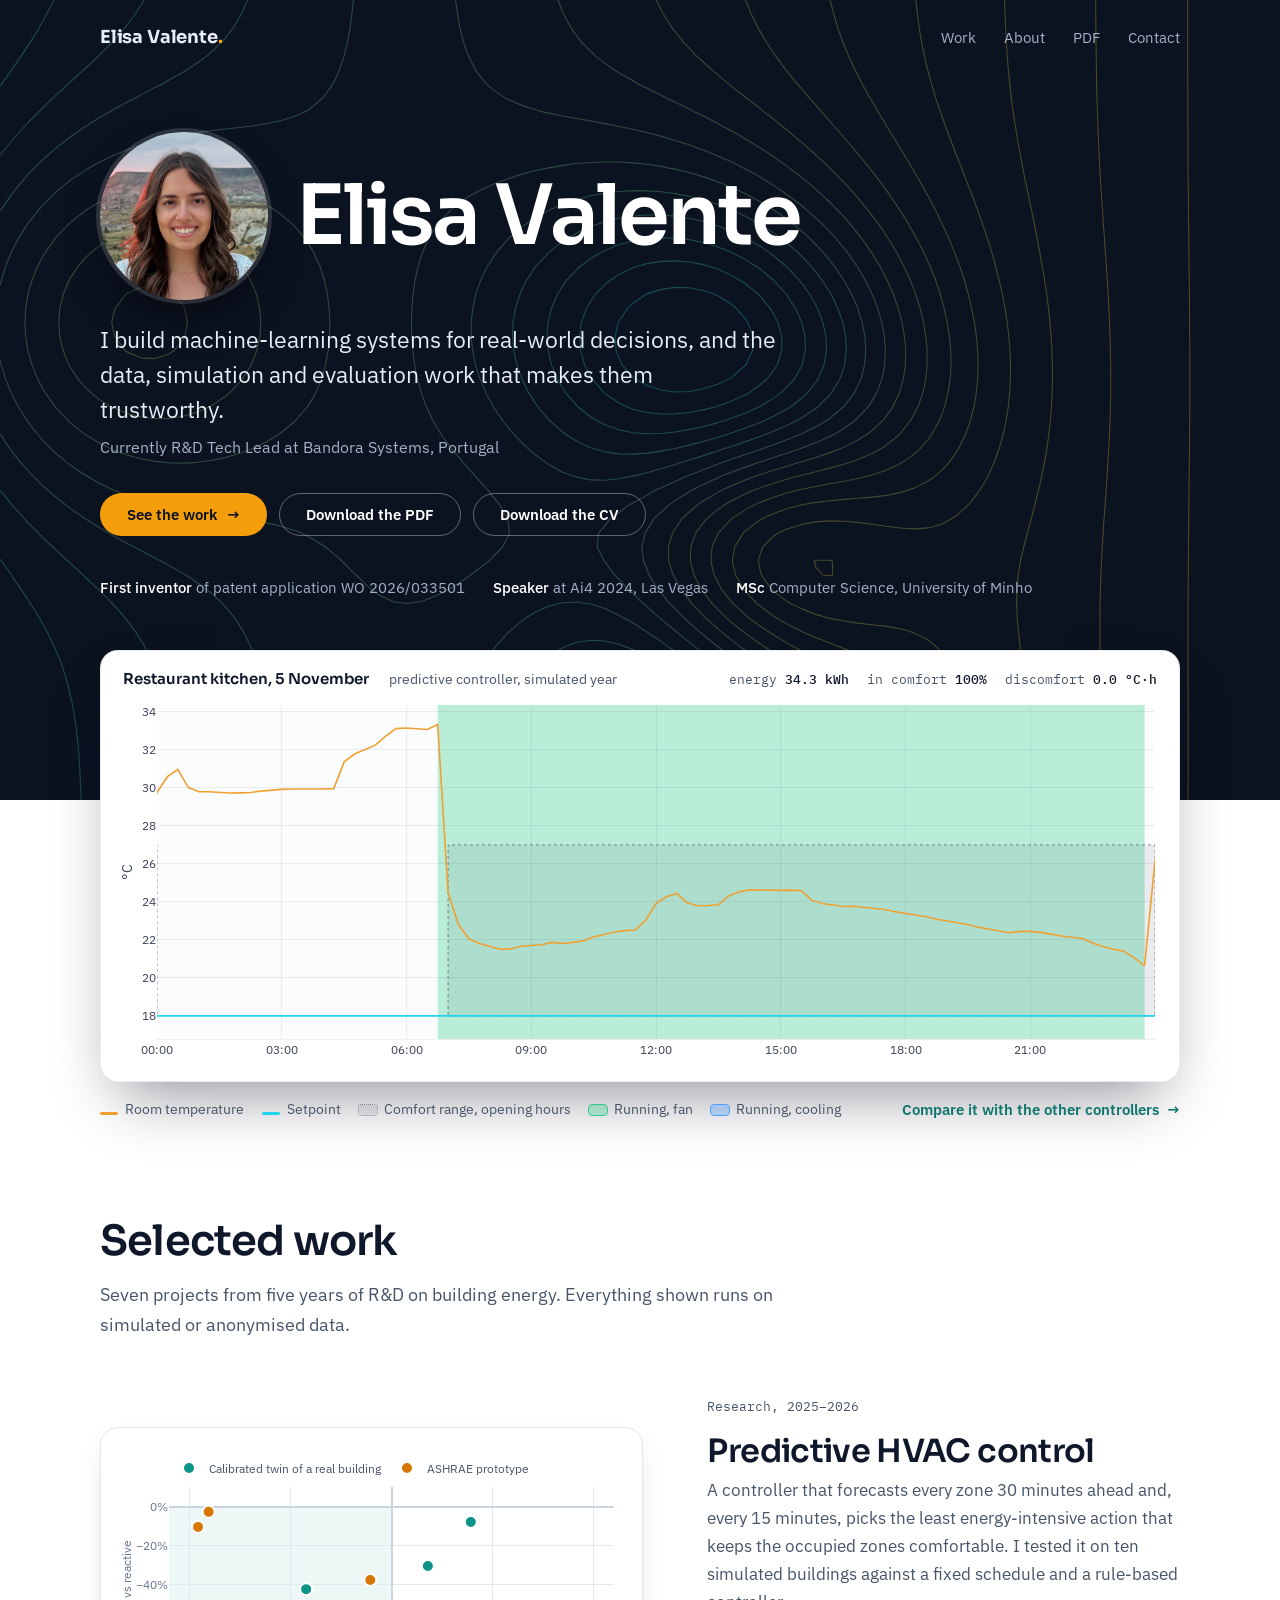
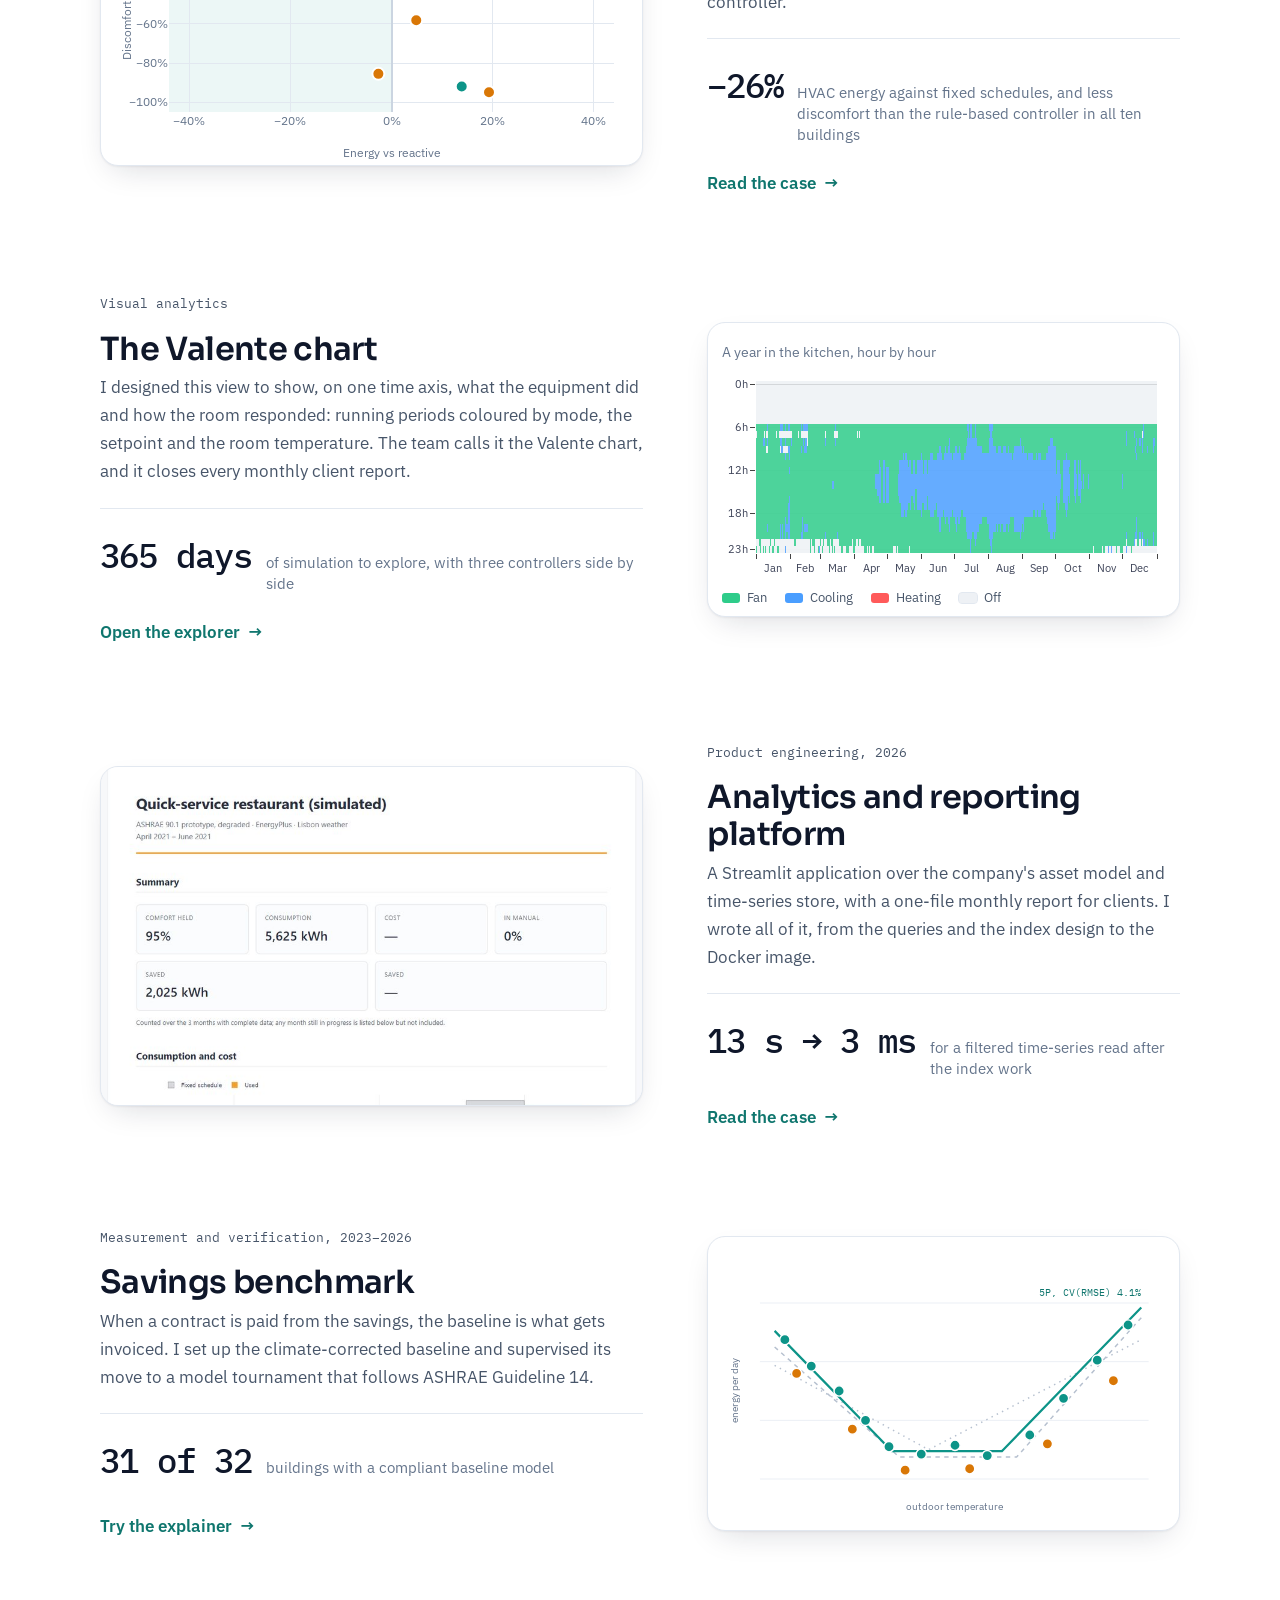
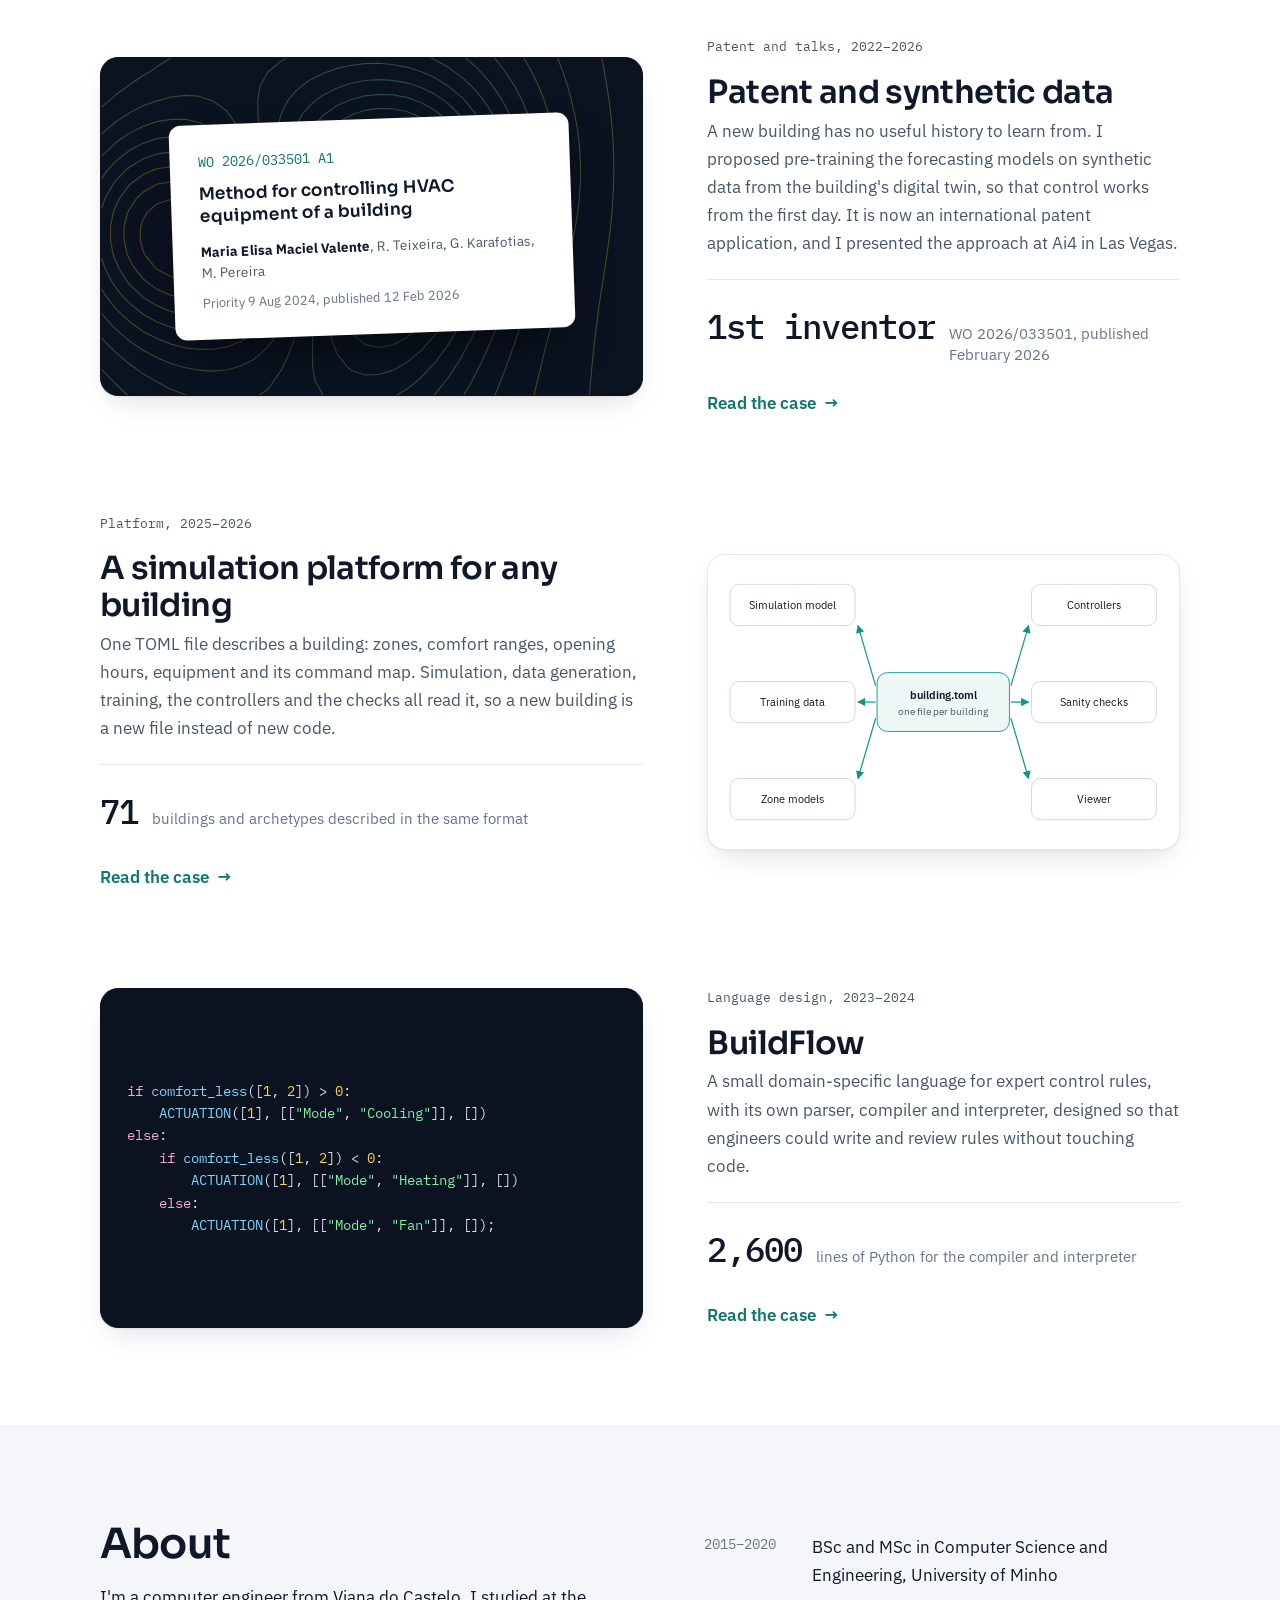
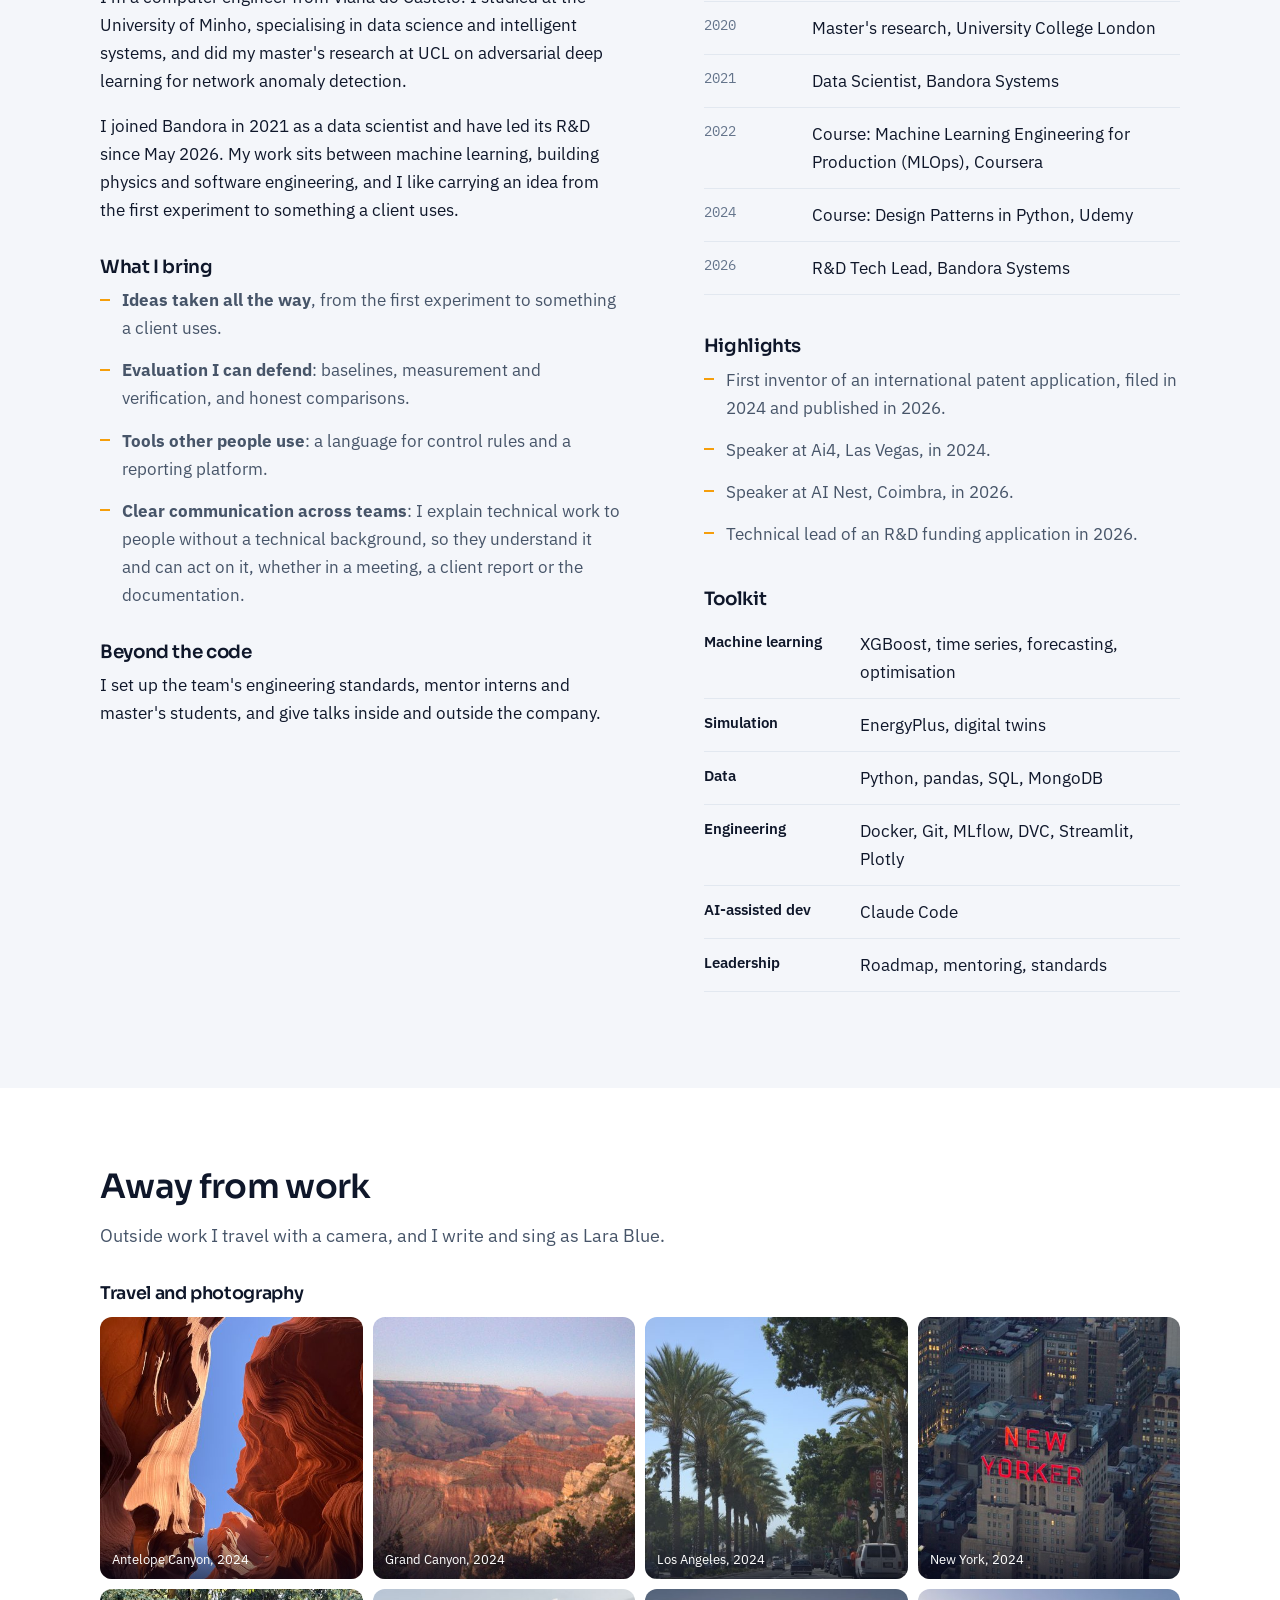
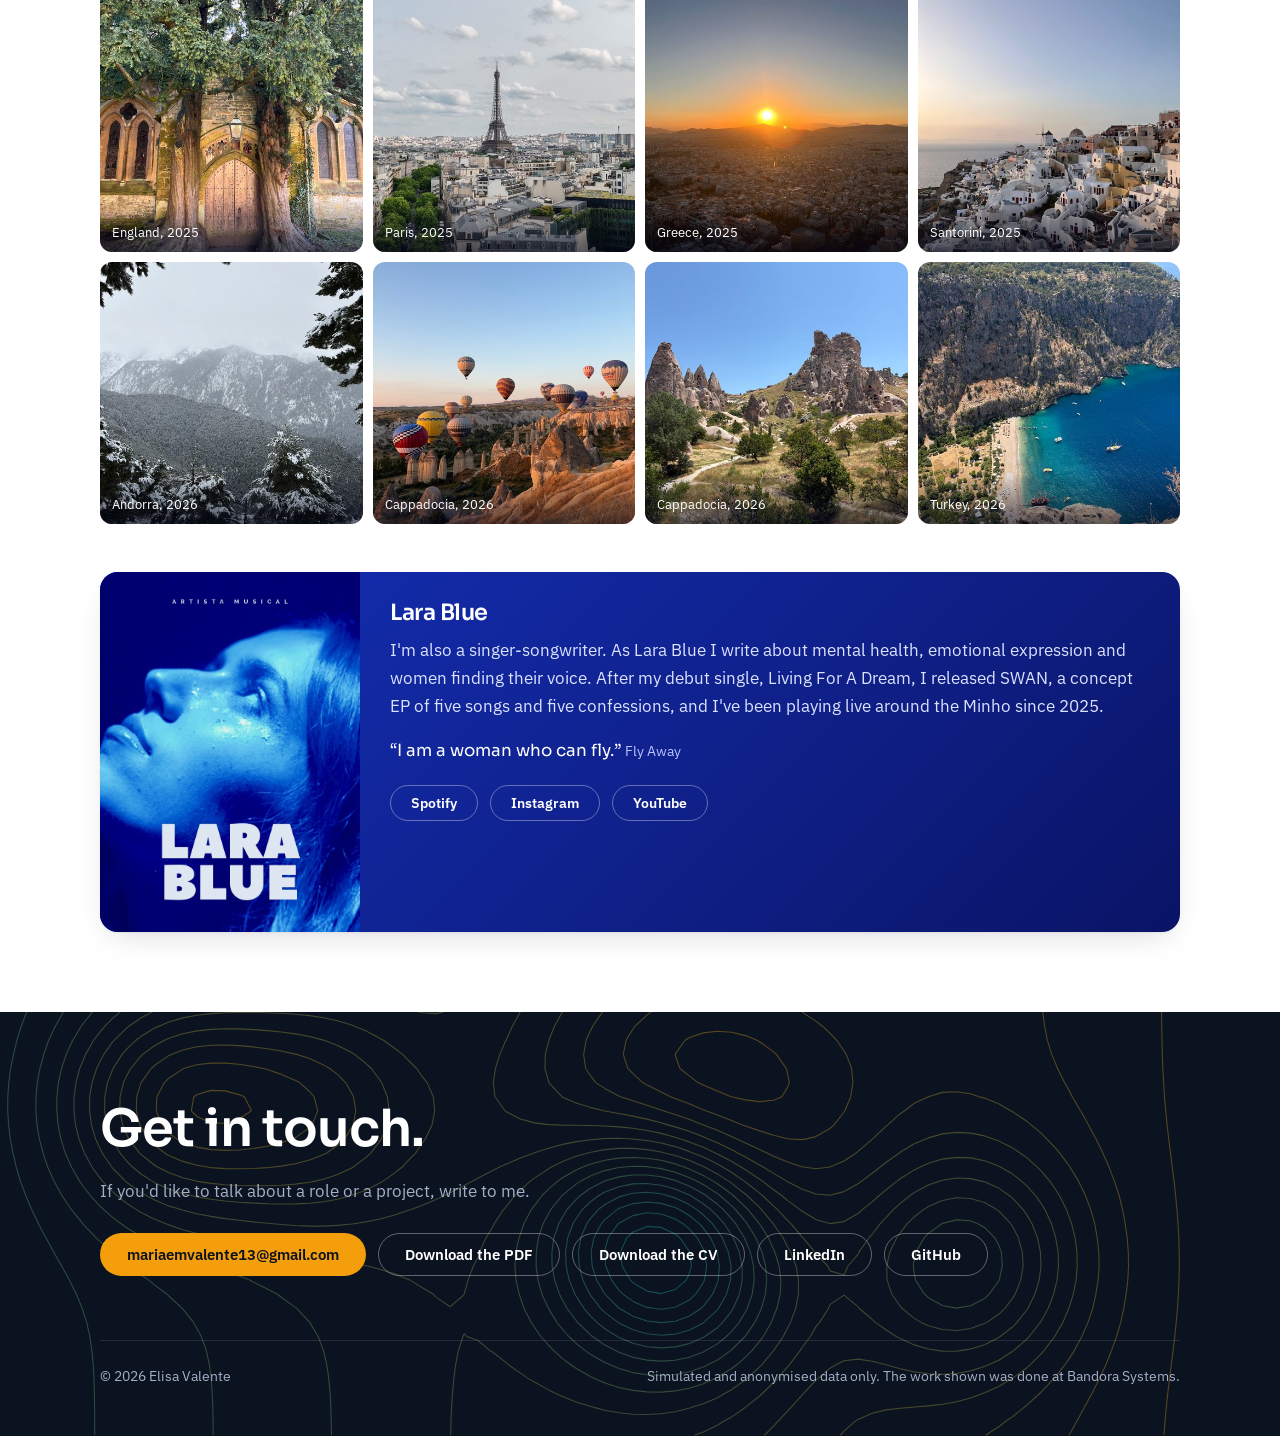
<file: index.html>
<!doctype html>
<html lang="en">
<head>
  <meta charset="utf-8">
  <meta name="viewport" content="width=device-width, initial-scale=1">
  <title>Elisa Valente</title>
  <meta name="description" content="Elisa Valente, data scientist and R&D lead. Machine-learning systems for real-world decisions, and the data, simulation and evaluation work behind them.">
  <meta property="og:title" content="Elisa Valente">
  <meta property="og:description" content="Machine-learning systems for real-world decisions, and the data, simulation and evaluation work behind them.">
  <link rel="icon" href="data:image/svg+xml,%3Csvg xmlns='http://www.w3.org/2000/svg' viewBox='0 0 32 32'%3E%3Crect width='32' height='32' rx='9' fill='%230b1220'/%3E%3Ctext x='16' y='21.5' font-family='Arial' font-size='14' font-weight='700' text-anchor='middle' fill='%23f59e0b'%3EEV%3C/text%3E%3C/svg%3E">
  <link rel="preconnect" href="https://fonts.googleapis.com">
  <link rel="preconnect" href="https://fonts.gstatic.com" crossorigin>
  <link rel="stylesheet" href="https://fonts.googleapis.com/css2?family=IBM+Plex+Mono:wght@400;500&family=IBM+Plex+Sans:wght@400;500;600&family=Sora:wght@500;600;700&display=swap">
  <link rel="stylesheet" href="assets/css/site.css?v=2026100604">
  <script src="assets/vendor/plotly.min.js" defer></script>
  <script type="module" src="assets/js/isotherms.js?v=2026100604"></script>
  <script type="module" src="assets/js/showcase.js?v=2026100604"></script>
  <script type="module" src="assets/js/results.js?v=2026100604"></script>
  <script type="module" src="assets/js/gallery.js?v=2026100604"></script>
</head>
<body>
  <div class="night">
    <svg class="isotherms" aria-hidden="true" data-seed="11"></svg>
    <header class="site-header">
      <div class="wrap">
        <a class="mark" href="index.html">Elisa Valente<span>.</span></a>
        <nav class="menu" aria-label="Main">
          <a href="#work">Work</a>
          <a href="#about">About</a>
          <a class="opt" href="Elisa_Valente_Portfolio.pdf">PDF</a>
          <a href="#contact">Contact</a>
        </nav>
      </div>
    </header>
    <div class="hero">
      <div class="wrap">
        <div class="hero-id">
          <img class="portrait" src="img/elisa-portrait.jpg" alt="Portrait of Elisa Valente" width="168" height="168">
          <h1>Elisa Valente</h1>
        </div>
        <p class="pitch">I build machine-learning systems for real-world decisions, and the data, simulation and evaluation work that makes them trustworthy.</p>
        <p class="where">Currently R&amp;D Tech Lead at Bandora Systems, Portugal</p>
        <div class="actions">
          <a class="btn btn-amber" href="#work">See the work <span class="arrow">→</span></a>
          <a class="btn btn-ghost-light" href="Elisa_Valente_Portfolio.pdf">Download the PDF</a>
          <a class="btn btn-ghost-light" href="Elisa_Valente_CV.pdf">Download the CV</a>
        </div>
        <div class="creds">
          <span><b>First inventor</b> of patent application WO 2026/033501</span>
          <span><b>Speaker</b> at Ai4 2024, Las Vegas</span>
          <span><b>MSc</b> Computer Science, University of Minho</span>
        </div>
      </div>
    </div>
  </div>

  <div class="showcase">
    <div class="wrap">
      <div class="window">
        <div class="window-bar">
          <strong>Restaurant kitchen, 5 November</strong>
          <span>predictive controller, simulated year</span>
          <span data-showcase-kpis></span>
        </div>
        <div class="window-body"><div data-showcase-day data-height="380" role="img" aria-label="One day of a simulated restaurant kitchen under the predictive controller: the equipment runs fan-only through opening hours and the room stays inside its comfort range."></div></div>
      </div>
      <div class="showcase-note">
        <div class="legend-modes">
          <span><i style="height:3px;background:var(--vc-temp)"></i>Room temperature</span>
          <span><i style="height:3px;background:var(--vc-setpoint)"></i>Setpoint</span>
          <span><i style="background:var(--vc-comfort-fill);outline:1px dotted var(--vc-comfort-line)"></i>Comfort range, opening hours</span>
          <span><i style="background:rgba(46,204,138,0.32);outline:1px solid #2ecc8a"></i>Running, fan</span>
          <span><i style="background:rgba(74,158,255,0.35);outline:1px solid #4a9eff"></i>Running, cooling</span>
        </div>
        <a class="more" href="work/valente.html">Compare it with the other controllers</a>
      </div>
    </div>
  </div>

  <section id="work">
    <div class="wrap">
      <h2 class="section-title">Selected work</h2>
      <p class="section-intro">Seven projects from five years of R&amp;D on building energy. Everything shown runs on simulated or anonymised data.</p>

      <div class="works">
        <article class="work">
          <div class="work-visual" style="background:#fff">
            <div data-results="data/results/arrow_results.json" data-height="fill" style="padding:14px 12px 6px">
              <div class="chart" data-chart="comfort" style="min-height:0" role="img" aria-label="Energy and discomfort of the predictive controller against the rule-based controller, ten buildings; all ten have less discomfort."></div>
            </div>
          </div>
          <div class="work-text">
            <p class="years">Research, 2025–2026</p>
            <h3>Predictive HVAC control</h3>
            <p>A controller that forecasts every zone 30 minutes ahead and, every 15 minutes, picks the least energy-intensive action that keeps the occupied zones comfortable. I tested it on ten simulated buildings against a fixed schedule and a rule-based controller.</p>
            <div class="metric"><span class="num">−26%</span><span class="what">HVAC energy against fixed schedules, and less discomfort than the rule-based controller in all ten buildings</span></div>
            <a class="more" href="work/control.html">Read the case</a>
          </div>
        </article>

        <article class="work">
          <div class="work-visual" style="background:#fff;padding:18px 14px 8px;display:flex;flex-direction:column;gap:10px">
            <div style="font-size:13.5px;color:var(--muted);height:auto">A year in the kitchen, hour by hour</div>
            <div data-showcase-year style="flex:1;min-height:0" role="img" aria-label="Year at a glance: one cell per hour, coloured by what the equipment did."></div>
            <div class="legend-modes" style="height:auto;font-size:13px">
              <span><i style="background:#2ecc8a"></i>Fan</span><span><i style="background:#4a9eff"></i>Cooling</span><span><i style="background:#ff5a5a"></i>Heating</span><span><i style="background:var(--vc-off);outline:1px solid var(--line)"></i>Off</span>
            </div>
          </div>
          <div class="work-text">
            <p class="years">Visual analytics</p>
            <h3>The Valente chart</h3>
            <p>I designed this view to show, on one time axis, what the equipment did and how the room responded: running periods coloured by mode, the setpoint and the room temperature. The team calls it the Valente chart, and it closes every monthly client report.</p>
            <div class="metric"><span class="num">365 days</span><span class="what">of simulation to explore, with three controllers side by side</span></div>
            <a class="more" href="work/valente.html">Open the explorer</a>
          </div>
        </article>

        <article class="work">
          <div class="work-visual"><img src="img/report-preview.jpg" alt="First page of a client report: comfort held 95%, consumption and savings against the fixed schedule" loading="lazy" width="900" height="983"></div>
          <div class="work-text">
            <p class="years">Product engineering, 2026</p>
            <h3>Analytics and reporting platform</h3>
            <p>A Streamlit application over the company's asset model and time-series store, with a one-file monthly report for clients. I wrote all of it, from the queries and the index design to the Docker image.</p>
            <div class="metric"><span class="num">13 s → 3 ms</span><span class="what">for a filtered time-series read after the index work</span></div>
            <a class="more" href="work/reporting.html">Read the case</a>
          </div>
        </article>

        <article class="work">
          <div class="work-visual" style="background:#fff">
            <svg viewBox="0 0 640 400" role="img" aria-label="Illustration of change-point baseline models fitted to monthly energy against outdoor temperature.">
              <g stroke="#e2e8f0" stroke-width="1">
                <line x1="70" y1="330" x2="600" y2="330"/><line x1="70" y1="250" x2="600" y2="250"/><line x1="70" y1="170" x2="600" y2="170"/><line x1="70" y1="90" x2="600" y2="90"/>
              </g>
              <text x="335" y="372" text-anchor="middle" font-family="IBM Plex Sans, sans-serif" font-size="14" fill="#64748b">outdoor temperature</text>
              <text x="40" y="210" text-anchor="middle" font-family="IBM Plex Sans, sans-serif" font-size="14" fill="#64748b" transform="rotate(-90 40 210)">energy per day</text>
              <polyline points="90,150 260,300 420,300 590,110" fill="none" stroke="#b6c0cf" stroke-width="2" stroke-dasharray="6 6"/>
              <polyline points="90,175 300,290 590,140" fill="none" stroke="#b6c0cf" stroke-width="2" stroke-dasharray="2 6"/>
              <polyline points="90,128 250,292 400,292 590,96" fill="none" stroke="#0d9488" stroke-width="3"/>
              <g fill="#0d9488" stroke="#fff" stroke-width="2">
                <circle cx="104" cy="140" r="7"/><circle cx="140" cy="176" r="7"/><circle cx="178" cy="210" r="7"/><circle cx="214" cy="250" r="7"/><circle cx="246" cy="286" r="7"/><circle cx="290" cy="296" r="7"/>
                <circle cx="336" cy="284" r="7"/><circle cx="380" cy="298" r="7"/><circle cx="438" cy="270" r="7"/><circle cx="484" cy="220" r="7"/><circle cx="530" cy="168" r="7"/><circle cx="572" cy="120" r="7"/>
              </g>
              <g fill="#d97706" stroke="#fff" stroke-width="2">
                <circle cx="120" cy="186" r="7"/><circle cx="196" cy="262" r="7"/><circle cx="268" cy="318" r="7"/><circle cx="356" cy="316" r="7"/><circle cx="462" cy="282" r="7"/><circle cx="552" cy="196" r="7"/>
              </g>
              <text x="590" y="80" text-anchor="end" font-family="IBM Plex Mono, monospace" font-size="14" fill="#0f766e">5P, CV(RMSE) 4.1%</text>
            </svg>
          </div>
          <div class="work-text">
            <p class="years">Measurement and verification, 2023–2026</p>
            <h3>Savings benchmark</h3>
            <p>When a contract is paid from the savings, the baseline is what gets invoiced. I set up the climate-corrected baseline and supervised its move to a model tournament that follows ASHRAE Guideline 14.</p>
            <div class="metric"><span class="num">31 of 32</span><span class="what">buildings with a compliant baseline model</span></div>
            <a class="more" href="work/benchmark.html">Try the explainer</a>
          </div>
        </article>

        <article class="work">
          <div class="work-visual dark">
            <svg class="isotherms" aria-hidden="true" data-seed="5"></svg>
            <div style="position:absolute;inset:0;display:grid;place-items:center;padding:28px">
              <div style="background:#fff;border-radius:12px;padding:26px 28px;max-width:400px;width:100%;height:auto;box-shadow:0 24px 48px -16px rgba(0,0,0,.6);transform:rotate(-2deg)">
                <div style="font-family:var(--mono);font-size:14px;color:var(--teal-ink)">WO 2026/033501 A1</div>
                <div style="font-family:var(--display);font-weight:600;font-size:17px;line-height:1.3;margin:10px 0 14px">Method for controlling HVAC equipment of a building</div>
                <div style="font-size:13.5px;color:var(--ink-2);line-height:1.5"><b style="color:var(--ink)">Maria Elisa Maciel Valente</b>, R. Teixeira, G. Karafotias, M. Pereira</div>
                <div style="font-size:13px;color:var(--muted);margin-top:10px">Priority 9 Aug 2024, published 12 Feb 2026</div>
              </div>
            </div>
          </div>
          <div class="work-text">
            <p class="years">Patent and talks, 2022–2026</p>
            <h3>Patent and synthetic data</h3>
            <p>A new building has no useful history to learn from. I proposed pre-training the forecasting models on synthetic data from the building's digital twin, so that control works from the first day. It is now an international patent application, and I presented the approach at Ai4 in Las Vegas.</p>
            <div class="metric"><span class="num">1st inventor</span><span class="what">WO 2026/033501, published February 2026</span></div>
            <a class="more" href="work/patent.html">Read the case</a>
          </div>
        </article>

        <article class="work">
          <div class="work-visual" style="background:#fff">
            <svg class="diagram" viewBox="0 0 640 400" role="img" aria-label="A building spec file at the centre, read by simulation, data generation, training, controllers, checks and the viewer.">
              <defs><marker id="ah" viewBox="0 0 10 10" refX="9" refY="5" markerWidth="7" markerHeight="7" orient="auto"><path d="M0,0 L10,5 L0,10 z" fill="#0d9488"/></marker></defs>
              <g font-size="15">
                <rect class="box accent" x="230" y="160" width="180" height="80" rx="14"/>
                <text x="320" y="196" text-anchor="middle" font-weight="600">building.toml</text>
                <text x="320" y="218" text-anchor="middle" class="sub" font-size="13">one file per building</text>
                <rect class="box" x="30" y="40" width="170" height="56" rx="12"/><text x="115" y="74" text-anchor="middle">Simulation model</text>
                <rect class="box" x="30" y="172" width="170" height="56" rx="12"/><text x="115" y="206" text-anchor="middle">Training data</text>
                <rect class="box" x="30" y="304" width="170" height="56" rx="12"/><text x="115" y="338" text-anchor="middle">Zone models</text>
                <rect class="box" x="440" y="40" width="170" height="56" rx="12"/><text x="525" y="74" text-anchor="middle">Controllers</text>
                <rect class="box" x="440" y="172" width="170" height="56" rx="12"/><text x="525" y="206" text-anchor="middle">Sanity checks</text>
                <rect class="box" x="440" y="304" width="170" height="56" rx="12"/><text x="525" y="338" text-anchor="middle">Viewer</text>
                <g stroke="#0d9488" stroke-width="1.6" fill="none" marker-end="url(#ah)">
                  <path d="M228 178 L204 96"/><path d="M228 200 H204"/><path d="M228 222 L204 304"/>
                  <path d="M412 178 L436 96"/><path d="M412 200 H436"/><path d="M412 222 L436 304"/>
                </g>
              </g>
            </svg>
          </div>
          <div class="work-text">
            <p class="years">Platform, 2025–2026</p>
            <h3>A simulation platform for any building</h3>
            <p>One TOML file describes a building: zones, comfort ranges, opening hours, equipment and its command map. Simulation, data generation, training, the controllers and the checks all read it, so a new building is a new file instead of new code.</p>
            <div class="metric"><span class="num">71</span><span class="what">buildings and archetypes described in the same format</span></div>
            <a class="more" href="work/simulation.html">Read the case</a>
          </div>
        </article>

        <article class="work">
          <div class="work-visual dark" style="display:grid;align-items:center">
            <pre class="code" style="height:auto" aria-label="Example BuildFlow rules"><span class="tok-k">if</span> <span class="tok-f">comfort_less</span>([<span class="tok-n">1</span>, <span class="tok-n">2</span>]) &gt; <span class="tok-n">0</span>:
    <span class="tok-f">ACTUATION</span>([<span class="tok-n">1</span>], [[<span class="tok-s">"Mode"</span>, <span class="tok-s">"Cooling"</span>]], [])
<span class="tok-k">else</span>:
    <span class="tok-k">if</span> <span class="tok-f">comfort_less</span>([<span class="tok-n">1</span>, <span class="tok-n">2</span>]) &lt; <span class="tok-n">0</span>:
        <span class="tok-f">ACTUATION</span>([<span class="tok-n">1</span>], [[<span class="tok-s">"Mode"</span>, <span class="tok-s">"Heating"</span>]], [])
    <span class="tok-k">else</span>:
        <span class="tok-f">ACTUATION</span>([<span class="tok-n">1</span>], [[<span class="tok-s">"Mode"</span>, <span class="tok-s">"Fan"</span>]], []);</pre>
          </div>
          <div class="work-text">
            <p class="years">Language design, 2023–2024</p>
            <h3>BuildFlow</h3>
            <p>A small domain-specific language for expert control rules, with its own parser, compiler and interpreter, designed so that engineers could write and review rules without touching code.</p>
            <div class="metric"><span class="num">2,600</span><span class="what">lines of Python for the compiler and interpreter</span></div>
            <a class="more" href="work/buildflow.html">Read the case</a>
          </div>
        </article>
      </div>
    </div>
  </section>

  <section class="mist" id="about">
    <div class="wrap about">
      <div>
        <h2 class="section-title">About</h2>
        <p>I'm a computer engineer from Viana do Castelo. I studied at the University of Minho, specialising in data science and intelligent systems, and did my master's research at UCL on adversarial deep learning for network anomaly detection.</p>
        <p>I joined Bandora in 2021 as a data scientist and have led its R&amp;D since May 2026. My work sits between machine learning, building physics and software engineering, and I like carrying an idea from the first experiment to something a client uses.</p>
        <h3>What I bring</h3>
        <ul>
          <li><b>Ideas taken all the way</b>, from the first experiment to something a client uses.</li>
          <li><b>Evaluation I can defend</b>: baselines, measurement and verification, and honest comparisons.</li>
          <li><b>Tools other people use</b>: a language for control rules and a reporting platform.</li>
          <li><b>Clear communication across teams</b>: I explain technical work to people without a technical background, so they understand it and can act on it, whether in a meeting, a client report or the documentation.</li>
        </ul>
        <h3>Beyond the code</h3>
        <p>I set up the team's engineering standards, mentor interns and master's students, and give talks inside and outside the company.</p>
      </div>
      <div class="about-side">
        <dl class="timeline">
          <div><dt>2015–2020</dt><dd>BSc and MSc in Computer Science and Engineering, University of Minho</dd></div>
          <div><dt>2020</dt><dd>Master's research, University College London</dd></div>
          <div><dt>2021</dt><dd>Data Scientist, Bandora Systems</dd></div>
          <div><dt>2022</dt><dd>Course: Machine Learning Engineering for Production (MLOps), Coursera</dd></div>
          <div><dt>2024</dt><dd>Course: Design Patterns in Python, Udemy</dd></div>
          <div><dt>2026</dt><dd>R&amp;D Tech Lead, Bandora Systems</dd></div>
        </dl>
        <h3>Highlights</h3>
        <ul>
          <li>First inventor of an international patent application, filed in 2024 and published in 2026.</li>
          <li>Speaker at Ai4, Las Vegas, in 2024.</li>
          <li>Speaker at AI Nest, Coimbra, in 2026.</li>
          <li>Technical lead of an R&amp;D funding application in 2026.</li>
        </ul>
        <h3>Toolkit</h3>
        <dl class="timeline toolkit">
          <div><dt>Machine learning</dt><dd>XGBoost, time series, forecasting, optimisation</dd></div>
          <div><dt>Simulation</dt><dd>EnergyPlus, digital twins</dd></div>
          <div><dt>Data</dt><dd>Python, pandas, SQL, MongoDB</dd></div>
          <div><dt>Engineering</dt><dd>Docker, Git, MLflow, DVC, Streamlit, Plotly</dd></div>
          <div><dt>AI-assisted dev</dt><dd>Claude Code</dd></div>
          <div><dt>Leadership</dt><dd>Roadmap, mentoring, standards</dd></div>
        </dl>
      </div>
    </div>
  </section>

  <section class="life" id="life">
    <div class="wrap">
      <h2 class="section-title">Away from work</h2>
      <p class="section-intro">Outside work I travel with a camera, and I write and sing as Lara Blue.</p>
      <h3>Travel and photography</h3>
      <div class="gallery" data-gallery="img/gallery/gallery.json" aria-label="Travel photos"></div>
      <div class="lara">
        <img src="img/lara-blue.jpg" alt="Lara Blue artwork: a face lit in blue with the name Lara Blue" loading="lazy" width="700" height="990">
        <div class="lara-text">
          <h3>Lara Blue</h3>
          <p>I'm also a singer-songwriter. As Lara Blue I write about mental health, emotional expression and women finding their voice. After my debut single, Living For A Dream, I released SWAN, a concept EP of five songs and five confessions, and I've been playing live around the Minho since 2025.</p>
          <blockquote>“I am a woman who can fly.” <span style="font-family:var(--font);font-size:14px;color:#b9c4ff">Fly Away</span></blockquote>
          <div class="actions">
            <a class="btn btn-ghost-light" href="https://open.spotify.com/artist/3HzMiTrsL4iV3X7qblISt3" target="_blank" rel="noopener">Spotify</a>
            <a class="btn btn-ghost-light" href="https://www.instagram.com/larabluelb" target="_blank" rel="noopener">Instagram</a>
            <a class="btn btn-ghost-light" href="https://www.youtube.com/@larabluelb" target="_blank" rel="noopener">YouTube</a>
          </div>
        </div>
      </div>
    </div>
  </section>

  <footer class="night site-footer" id="contact">
    <svg class="isotherms" aria-hidden="true" data-seed="23"></svg>
    <div class="wrap" style="position:relative">
      <h2>Get in touch.</h2>
      <p>If you'd like to talk about a role or a project, write to me.</p>
      <div class="actions">
        <a class="btn btn-amber" href="mailto:mariaemvalente13@gmail.com">mariaemvalente13@gmail.com</a>
        <a class="btn btn-ghost-light" href="Elisa_Valente_Portfolio.pdf">Download the PDF</a>
        <a class="btn btn-ghost-light" href="Elisa_Valente_CV.pdf">Download the CV</a>
        <a class="btn btn-ghost-light" href="https://www.linkedin.com/in/elisavalente">LinkedIn</a>
        <a class="btn btn-ghost-light" href="https://github.com/mariaevalente">GitHub</a>
      </div>
      <div class="fine"><span>© 2026 Elisa Valente</span><span>Simulated and anonymised data only. The work shown was done at Bandora Systems.</span></div>
    </div>
  </footer>
</body>
</html>
</file>
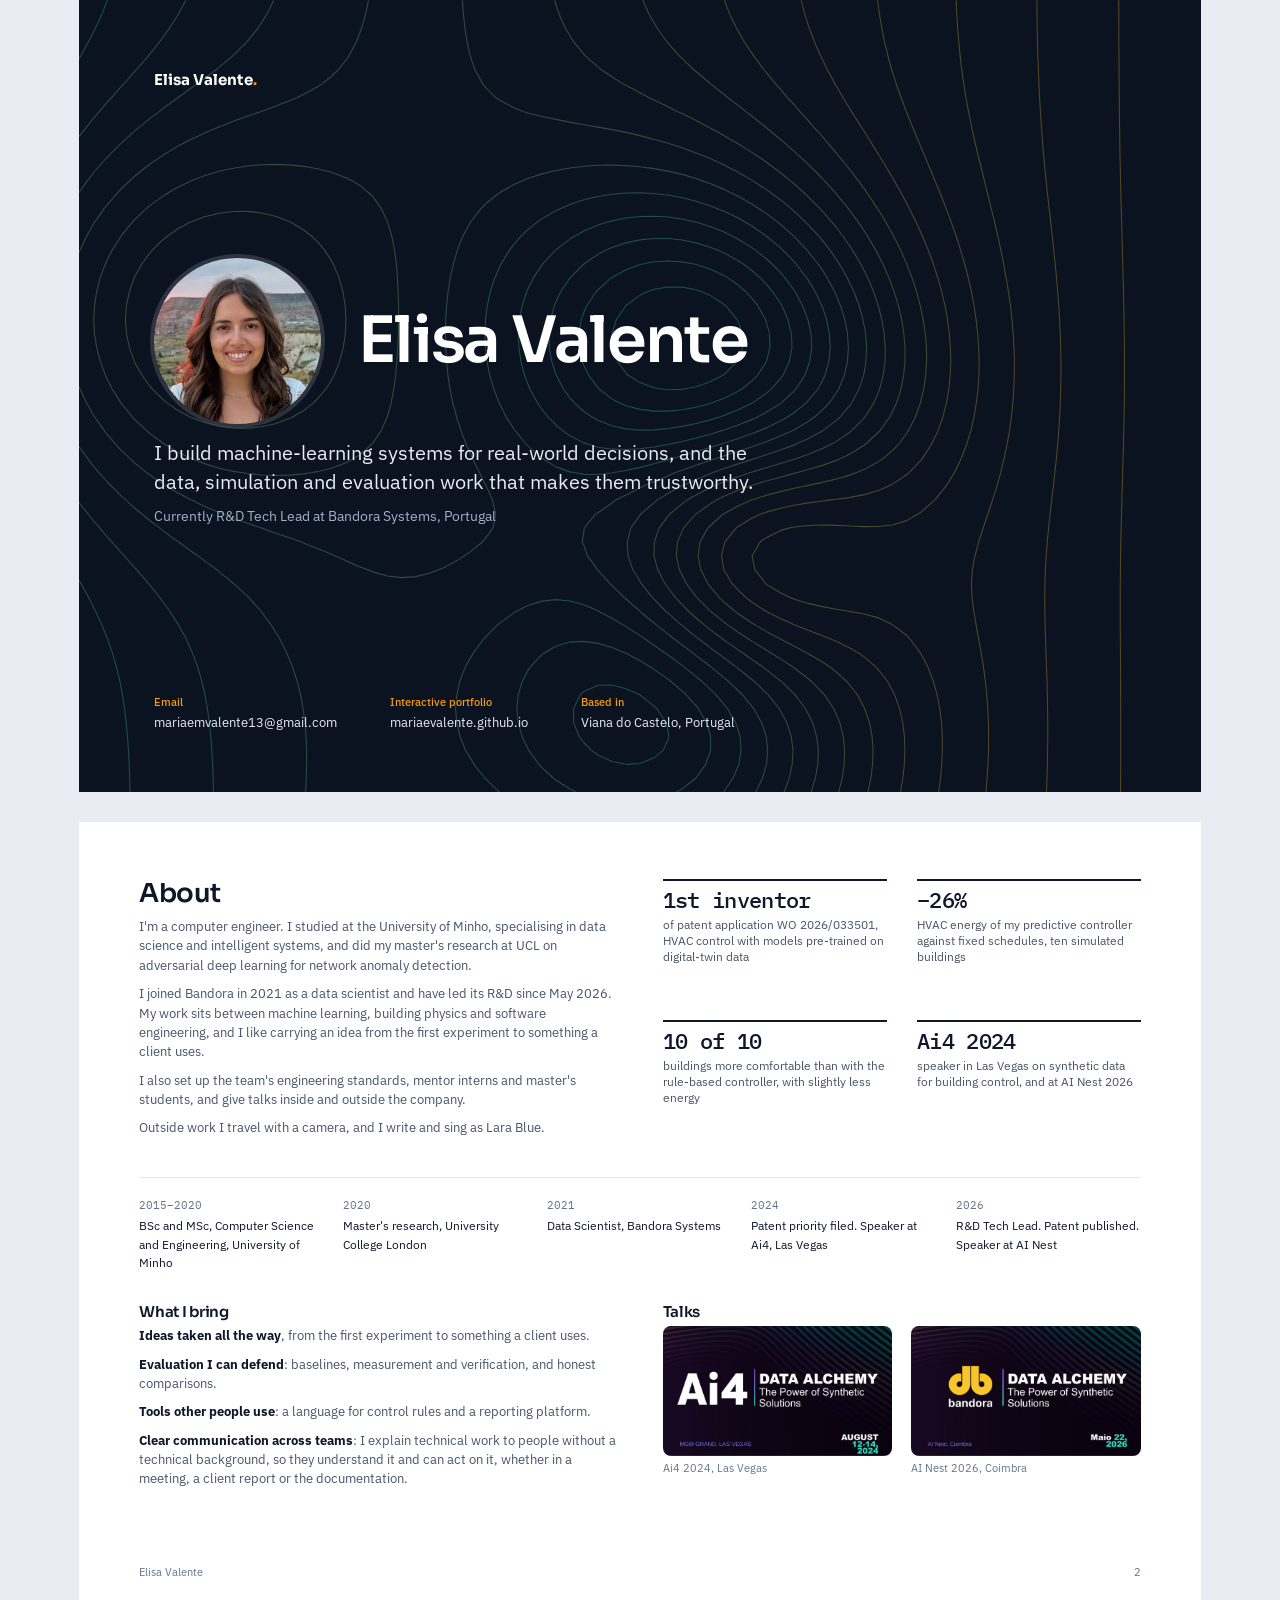
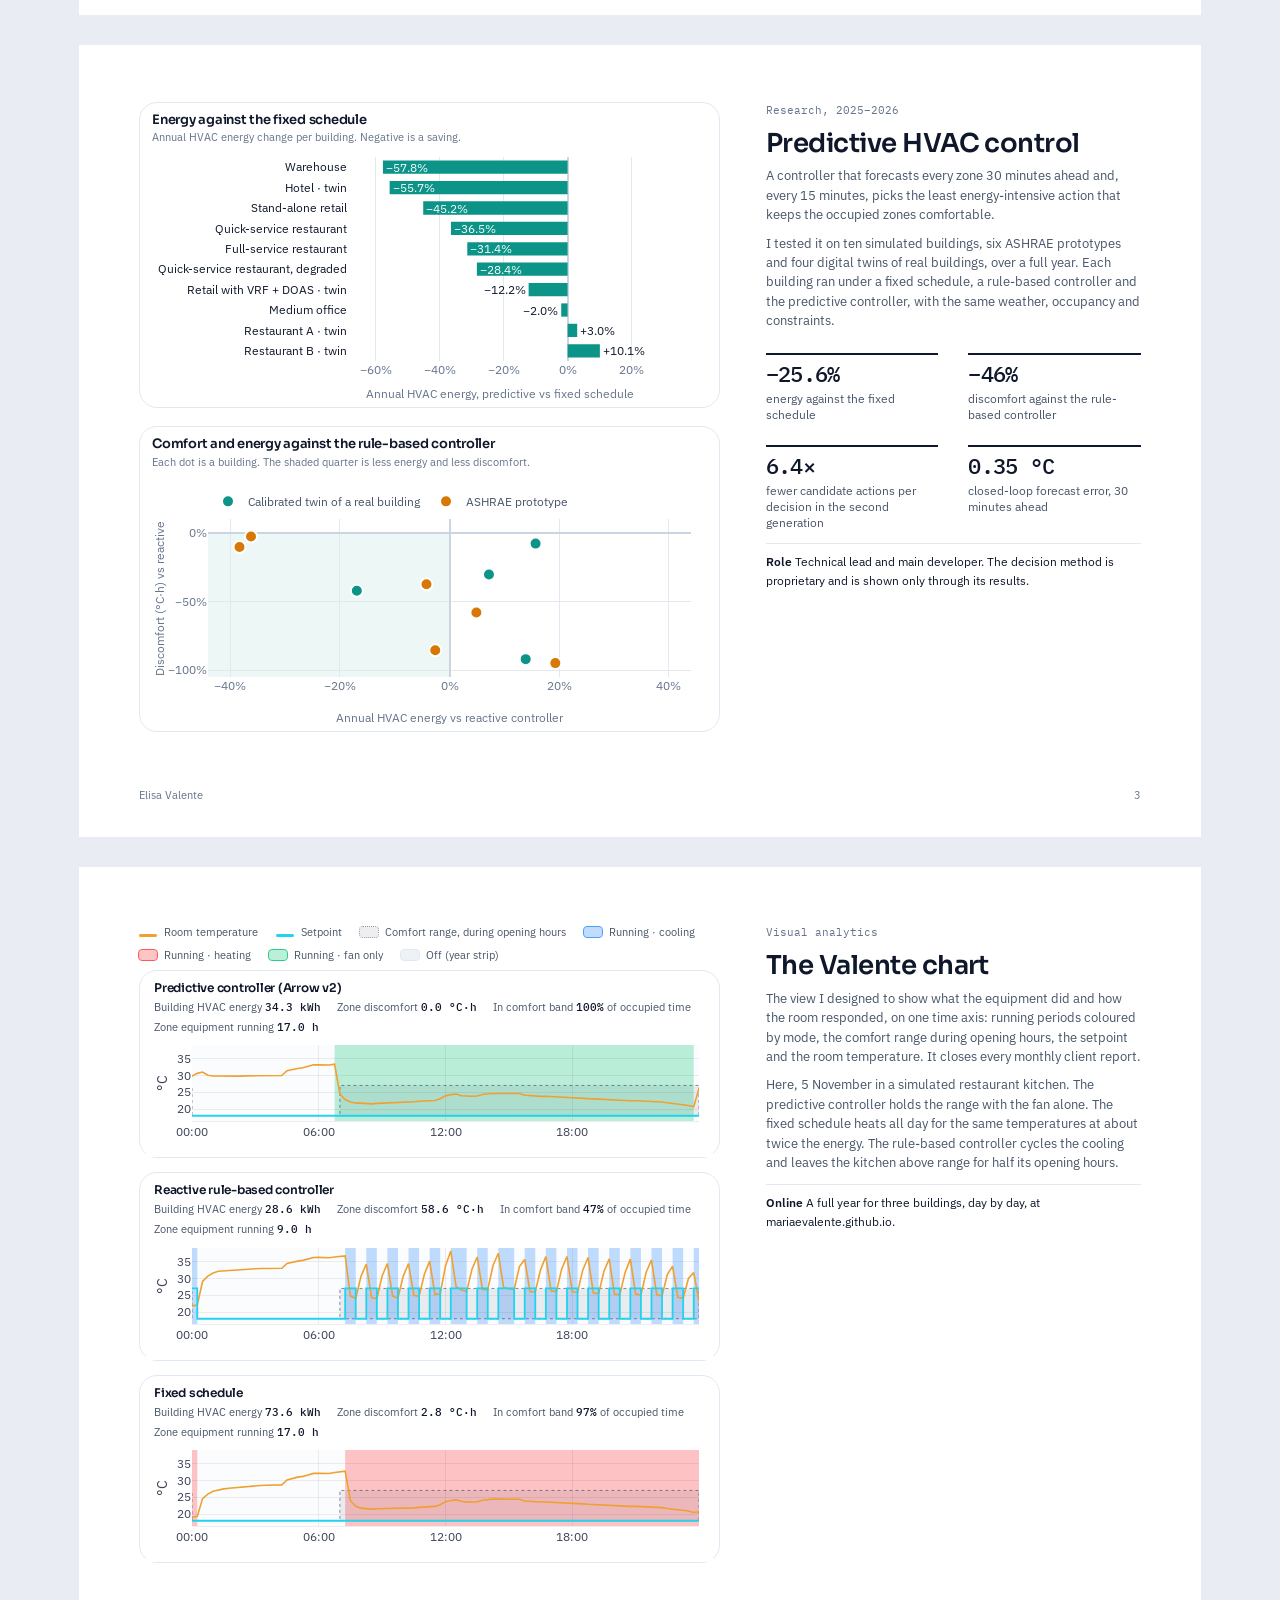
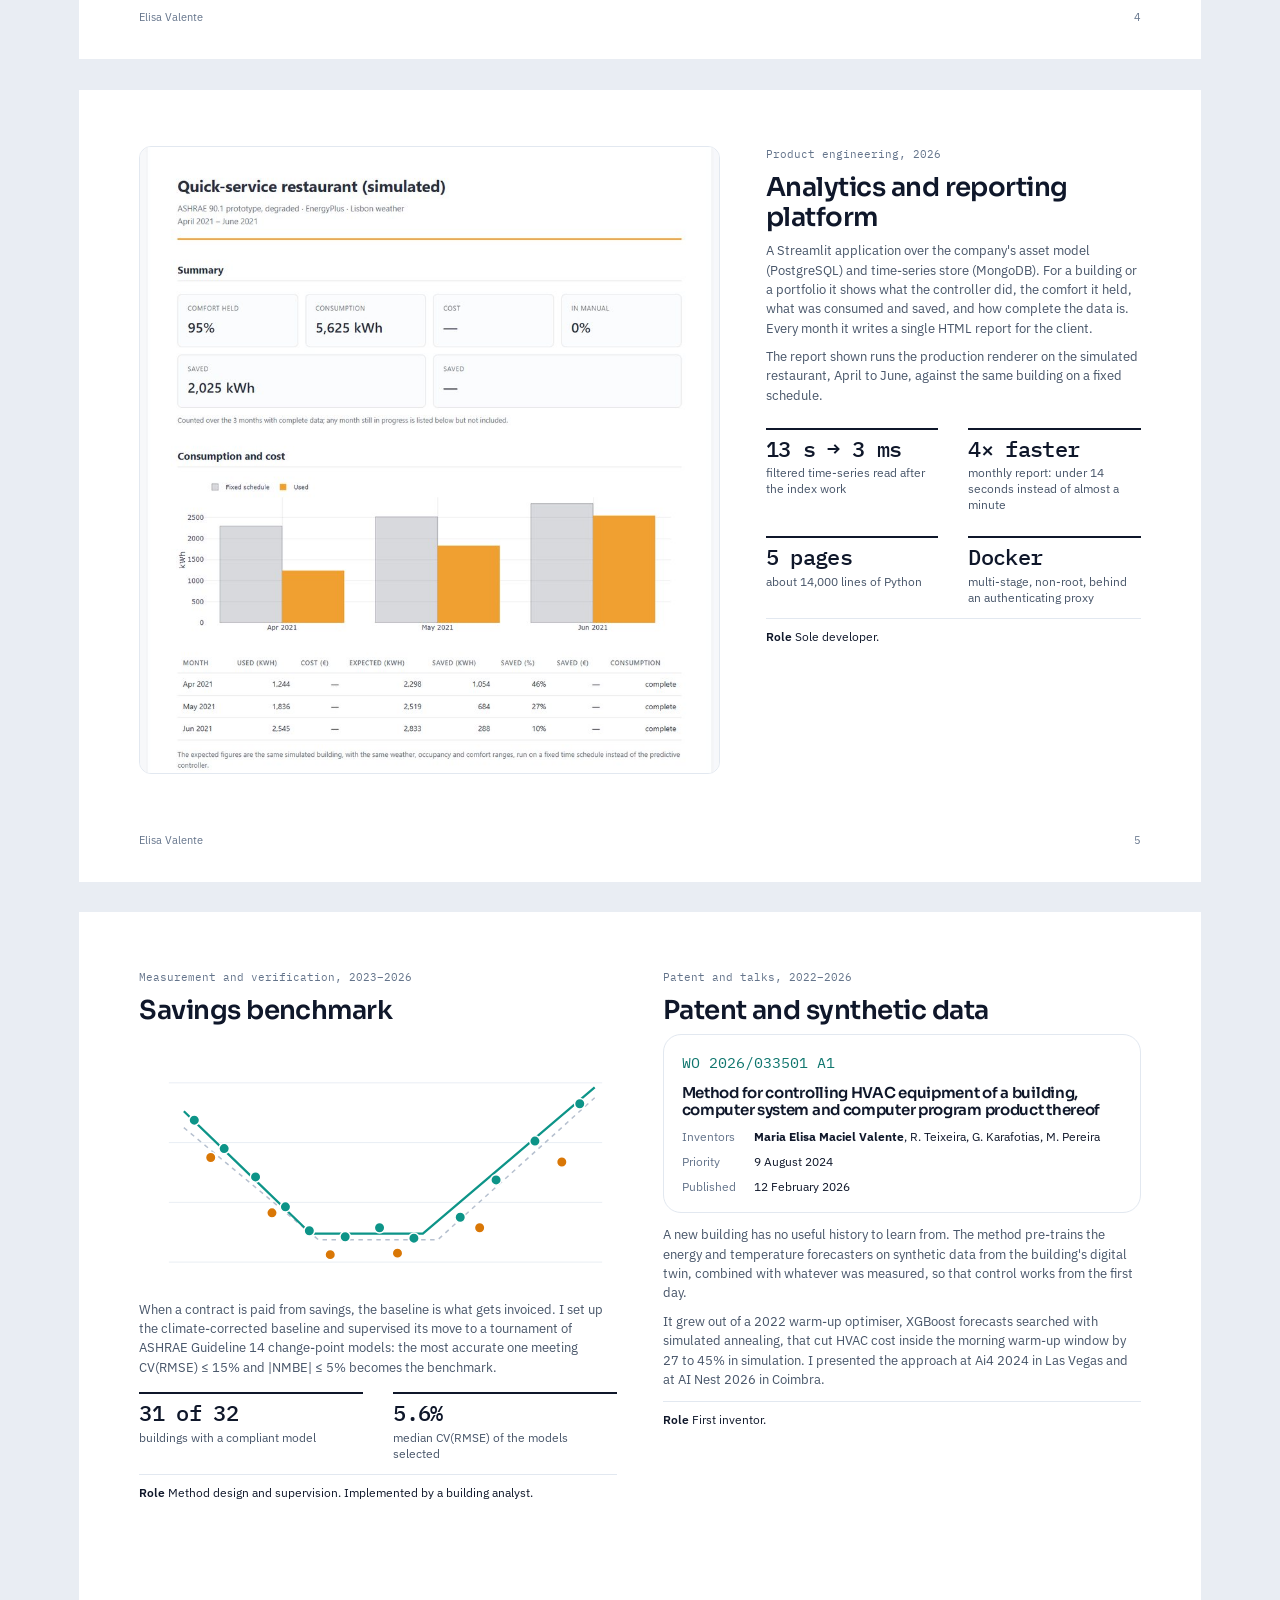
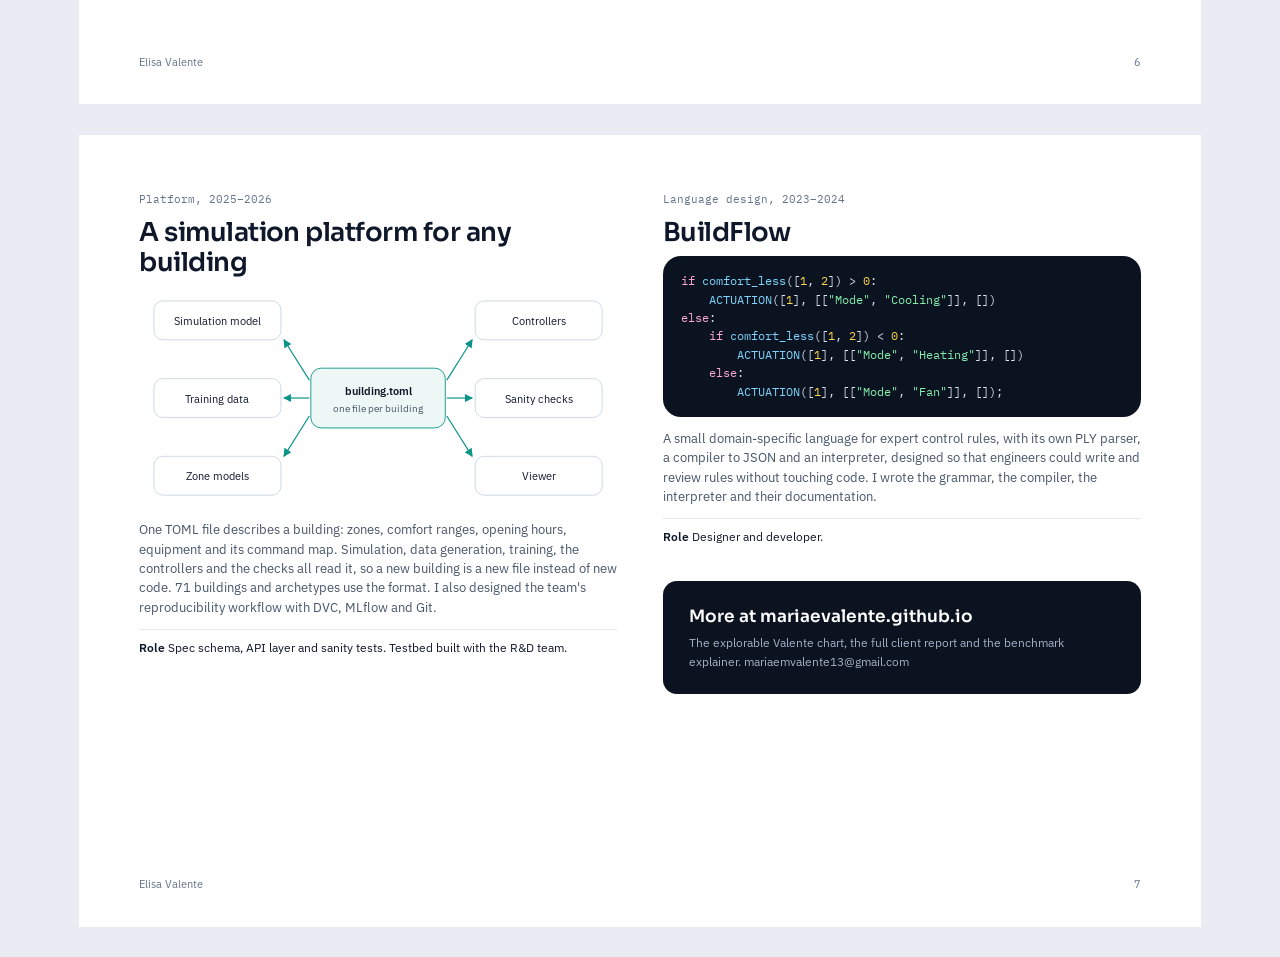
<file: print.html>
<!doctype html>
<html lang="en">
<head>
  <meta charset="utf-8">
  <meta name="viewport" content="width=device-width, initial-scale=1">
  <title>Elisa Valente Portfolio PDF</title>
  <meta name="description" content="Source of the seven-page landscape PDF of Elisa Valente's portfolio.">
  <link rel="preconnect" href="https://fonts.googleapis.com">
  <link rel="preconnect" href="https://fonts.gstatic.com" crossorigin>
  <link rel="stylesheet" href="https://fonts.googleapis.com/css2?family=IBM+Plex+Mono:wght@400;500&family=IBM+Plex+Sans:wght@400;500;600&family=Sora:wght@500;600;700&display=swap">
  <link rel="stylesheet" href="assets/css/site.css?v=2026100604">
  <script src="assets/vendor/plotly.min.js" defer></script>
  <script type="module" src="assets/js/isotherms.js?v=2026100604"></script>
  <script type="module" src="assets/js/explorer.js?v=2026100604"></script>
  <script type="module" src="assets/js/results.js?v=2026100604"></script>
  <style>
    @page { size: 297mm 210mm; margin: 0; }
    * { -webkit-print-color-adjust: exact; print-color-adjust: exact; }
    html, body { background: #e9edf3; }
    body { font-size: 12.5px; line-height: 1.55; }
    .page {
      width: 297mm; height: 209.6mm; position: relative; overflow: hidden; background: #fff;
      margin: 0 auto 8mm; break-after: page; padding: 15mm 16mm 0;
    }
    section.page:last-of-type { break-after: auto; }
    @media print { html, body { background: #fff; } .page { margin: 0; } }
    .page.night { padding: 0; background: var(--night); }
    .grid { display: grid; grid-template-columns: 1.55fr 1fr; gap: 12mm; height: 166mm; }
    .grid.even { grid-template-columns: 1fr 1fr; }
    .text h2 { font-size: 26px; margin-bottom: 8px; }
    .text .kind { font-family: var(--mono); font-size: 11px; color: var(--muted); margin-bottom: 10px; }
    .text p { color: var(--ink-2); margin-bottom: 9px; }
    .text .role { font-size: 12px; color: var(--ink); border-top: 1px solid var(--line); padding-top: 9px; margin-top: 12px; }
    .text .role b { font-weight: 600; }
    .figs { display: grid; gap: 5mm; align-content: start; }
    .panel { box-shadow: none; padding: 10px 12px 6px; }
    .panel h3 { font-size: 13px; margin-bottom: 2px; }
    .panel .sub { font-size: 11px; margin-bottom: 4px; }
    .chart { min-height: 0; }
    .nums { display: grid; grid-template-columns: 1fr 1fr; gap: 6mm 8mm; margin: 6mm 0 2mm; }
    .nums div { border-top: 2px solid var(--ink); padding-top: 6px; }
    .nums .num { font-family: var(--mono); font-size: 22px; font-weight: 500; letter-spacing: -0.03em; display: block; line-height: 1.2; }
    .nums .what { color: var(--ink-2); font-size: 11.5px; display: block; margin-top: 3px; line-height: 1.4; }
    .foot { position: absolute; left: 16mm; right: 16mm; bottom: 9mm; display: flex; justify-content: space-between; font-size: 10.5px; color: var(--muted); }
    .night .foot { color: var(--on-night-2); }

    .cover { height: 210mm; display: flex; flex-direction: column; justify-content: space-between; padding: 18mm 20mm 16mm; position: relative; }
    .cover h1 { font-size: 64px; color: #fff; letter-spacing: -0.035em; margin: 0 0 14px; }
    .cover .pitch { font-size: 20px; color: var(--on-night); max-width: 160mm; line-height: 1.45; margin: 0 0 10px; }
    .cover .where { color: var(--on-night-2); font-size: 14px; margin: 0; }
    .cover .contact { display: flex; gap: 14mm; font-size: 13px; color: var(--on-night); }
    .cover .contact b { color: var(--amber); font-weight: 500; display: block; font-size: 11px; margin-bottom: 2px; }
    .cover .top { font-family: var(--display); font-weight: 700; font-size: 15px; color: #fff; }
    .cover .top span { color: var(--amber); }

    .timeline-h { display: grid; grid-template-columns: repeat(5, 1fr); gap: 5mm; margin-top: 8mm; border-top: 1px solid var(--line); padding-top: 5mm; }
    .timeline-h dt { font-family: var(--mono); font-size: 11px; color: var(--muted); }
    .timeline-h dd { margin: 3px 0 0; font-size: 12px; }

    .explorer { gap: 6px; }
    .explorer .controls, .explorer details, .explorer .note { display: none !important; }
    .vc-panel { padding: 6px 6px 0; }
    .vc-head h4 { font-size: 12px; }
    .vc-kpis { font-size: 10.5px; }
    .vc-chart.compact { height: 122px; }
    .legend-modes { font-size: 11px; }
    .shot { border: 1px solid var(--line); border-radius: 12px; width: 100%; height: 100%; object-fit: cover; object-position: top; }
    pre.code { font-size: 11.5px; padding: 16px 18px; }
    .patent { box-shadow: none; padding: 16px 18px; }
    .patent h3 { font-size: 15px; margin-bottom: 10px; }
    .patent dl { font-size: 12px; margin-bottom: 0; }
  </style>
</head>
<body>

  <!-- 1 · Cover -->
  <section class="page night">
    <svg class="isotherms" aria-hidden="true" data-seed="11" data-static></svg>
    <div class="cover">
      <div class="top">Elisa Valente<span>.</span></div>
      <div>
        <div style="display:flex;align-items:center;gap:10mm;margin-bottom:14px">
          <img src="img/elisa-portrait.jpg" alt="Portrait of Elisa Valente" style="width:44mm;height:44mm;border-radius:50%;box-shadow:0 0 0 4px rgba(255,255,255,.14)">
          <h1 style="margin:0">Elisa Valente</h1>
        </div>
        <p class="pitch">I build machine-learning systems for real-world decisions, and the data, simulation and evaluation work that makes them trustworthy.</p>
        <p class="where">Currently R&amp;D Tech Lead at Bandora Systems, Portugal</p>
      </div>
      <div class="contact">
        <div><b>Email</b>mariaemvalente13@gmail.com</div>
        <div><b>Interactive portfolio</b>mariaevalente.github.io</div>
        <div><b>Based in</b>Viana do Castelo, Portugal</div>
      </div>
    </div>
  </section>

  <!-- 2 · Profile -->
  <section class="page">
    <div class="grid even" style="height:auto">
      <div class="text">
        <h2>About</h2>
        <p>I'm a computer engineer. I studied at the University of Minho, specialising in data science and intelligent systems, and did my master's research at UCL on adversarial deep learning for network anomaly detection.</p>
        <p>I joined Bandora in 2021 as a data scientist and have led its R&amp;D since May 2026. My work sits between machine learning, building physics and software engineering, and I like carrying an idea from the first experiment to something a client uses.</p>
        <p>I also set up the team's engineering standards, mentor interns and master's students, and give talks inside and outside the company.</p>
        <p>Outside work I travel with a camera, and I write and sing as Lara Blue.</p>
      </div>
      <div class="nums" style="margin-top:0">
        <div><span class="num">1st inventor</span><span class="what">of patent application WO 2026/033501, HVAC control with models pre-trained on digital-twin data</span></div>
        <div><span class="num">−26%</span><span class="what">HVAC energy of my predictive controller against fixed schedules, ten simulated buildings</span></div>
        <div><span class="num">10 of 10</span><span class="what">buildings more comfortable than with the rule-based controller, with slightly less energy</span></div>
        <div><span class="num">Ai4 2024</span><span class="what">speaker in Las Vegas on synthetic data for building control, and at AI Nest 2026</span></div>
      </div>
    </div>
    <dl class="timeline-h">
      <div><dt>2015–2020</dt><dd>BSc and MSc, Computer Science and Engineering, University of Minho</dd></div>
      <div><dt>2020</dt><dd>Master's research, University College London</dd></div>
      <div><dt>2021</dt><dd>Data Scientist, Bandora Systems</dd></div>
      <div><dt>2024</dt><dd>Patent priority filed. Speaker at Ai4, Las Vegas</dd></div>
      <div><dt>2026</dt><dd>R&amp;D Tech Lead. Patent published. Speaker at AI Nest</dd></div>
    </dl>
    <div class="grid even" style="height:auto;margin-top:8mm">
      <div class="text">
        <h3 style="font-size:15px;margin-bottom:6px">What I bring</h3>
        <p><b style="color:var(--ink)">Ideas taken all the way</b>, from the first experiment to something a client uses.</p>
        <p><b style="color:var(--ink)">Evaluation I can defend</b>: baselines, measurement and verification, and honest comparisons.</p>
        <p><b style="color:var(--ink)">Tools other people use</b>: a language for control rules and a reporting platform.</p>
        <p><b style="color:var(--ink)">Clear communication across teams</b>: I explain technical work to people without a technical background, so they understand it and can act on it, whether in a meeting, a client report or the documentation.</p>
      </div>
      <div class="text">
        <h3 style="font-size:15px;margin-bottom:6px">Talks</h3>
        <div style="display:grid;grid-template-columns:1fr 1fr;gap:5mm">
          <figure style="margin:0"><img src="img/talk/ai4-title.jpg" alt="Ai4 2024 title slide" style="border-radius:8px;width:100%"><figcaption style="font-size:11px;color:var(--muted);margin-top:4px">Ai4 2024, Las Vegas</figcaption></figure>
          <figure style="margin:0"><img src="img/talk/ainest-title.jpg" alt="AI Nest 2026 title slide" style="border-radius:8px;width:100%"><figcaption style="font-size:11px;color:var(--muted);margin-top:4px">AI Nest 2026, Coimbra</figcaption></figure>
        </div>
      </div>
    </div>
    <div class="foot"><span>Elisa Valente</span><span>2</span></div>
  </section>

  <!-- 3 · Predictive control -->
  <section class="page">
    <div class="grid">
      <div class="figs" data-results="data/results/arrow_results.json" data-height="250">
        <div class="panel"><h3>Energy against the fixed schedule</h3><p class="sub">Annual HVAC energy change per building. Negative is a saving.</p><div class="chart" data-chart="energy"></div></div>
        <div class="panel"><h3>Comfort and energy against the rule-based controller</h3><p class="sub">Each dot is a building. The shaded quarter is less energy and less discomfort.</p><div class="chart" data-chart="comfort"></div></div>
      </div>
      <div class="text">
        <p class="kind">Research, 2025–2026</p>
        <h2>Predictive HVAC control</h2>
        <p>A controller that forecasts every zone 30 minutes ahead and, every 15 minutes, picks the least energy-intensive action that keeps the occupied zones comfortable.</p>
        <p>I tested it on ten simulated buildings, six ASHRAE prototypes and four digital twins of real buildings, over a full year. Each building ran under a fixed schedule, a rule-based controller and the predictive controller, with the same weather, occupancy and constraints.</p>
        <div class="nums">
          <div><span class="num">−25.6%</span><span class="what">energy against the fixed schedule</span></div>
          <div><span class="num">−46%</span><span class="what">discomfort against the rule-based controller</span></div>
          <div><span class="num">6.4×</span><span class="what">fewer candidate actions per decision in the second generation</span></div>
          <div><span class="num">0.35 °C</span><span class="what">closed-loop forecast error, 30 minutes ahead</span></div>
        </div>
        <p class="role"><b>Role</b> Technical lead and main developer. The decision method is proprietary and is shown only through its results.</p>
      </div>
    </div>
    <div class="foot"><span>Elisa Valente</span><span>3</span></div>
  </section>

  <!-- 4 · The Valente chart -->
  <section class="page">
    <div class="grid">
      <div class="explorer" data-explorer data-compact-height="122"
           data-building="quick_service_restaurant_modified" data-zone="2" data-date="2021-11-05" data-controller="compare" data-span="day"
           data-buildings='[{"id":"quick_service_restaurant_modified","label":"Quick-service restaurant"}]'>
        <div class="controls">
          <select data-building></select><select data-zone></select>
          <div class="seg" data-controller><button data-value="compare"></button></div>
          <div class="seg" data-span><button data-value="day"></button></div>
          <button data-prev></button><input type="date" data-date><button data-next></button>
        </div>
        <div class="vc-year" data-year style="display:none"></div>
        <div class="legend-modes" data-legend></div>
        <div data-panels></div>
      </div>
      <div class="text">
        <p class="kind">Visual analytics</p>
        <h2>The Valente chart</h2>
        <p>The view I designed to show what the equipment did and how the room responded, on one time axis: running periods coloured by mode, the comfort range during opening hours, the setpoint and the room temperature. It closes every monthly client report.</p>
        <p>Here, 5 November in a simulated restaurant kitchen. The predictive controller holds the range with the fan alone. The fixed schedule heats all day for the same temperatures at about twice the energy. The rule-based controller cycles the cooling and leaves the kitchen above range for half its opening hours.</p>
        <p class="role"><b>Online</b> A full year for three buildings, day by day, at mariaevalente.github.io.</p>
      </div>
    </div>
    <div class="foot"><span>Elisa Valente</span><span>4</span></div>
  </section>

  <!-- 5 · Reporting platform -->
  <section class="page">
    <div class="grid">
      <img class="shot" src="img/report-preview.jpg" alt="First page of a client report" style="height:166mm">
      <div class="text">
        <p class="kind">Product engineering, 2026</p>
        <h2>Analytics and reporting platform</h2>
        <p>A Streamlit application over the company's asset model (PostgreSQL) and time-series store (MongoDB). For a building or a portfolio it shows what the controller did, the comfort it held, what was consumed and saved, and how complete the data is. Every month it writes a single HTML report for the client.</p>
        <p>The report shown runs the production renderer on the simulated restaurant, April to June, against the same building on a fixed schedule.</p>
        <div class="nums">
          <div><span class="num">13 s → 3 ms</span><span class="what">filtered time-series read after the index work</span></div>
          <div><span class="num">4× faster</span><span class="what">monthly report: under 14 seconds instead of almost a minute</span></div>
          <div><span class="num">5 pages</span><span class="what">about 14,000 lines of Python</span></div>
          <div><span class="num">Docker</span><span class="what">multi-stage, non-root, behind an authenticating proxy</span></div>
        </div>
        <p class="role"><b>Role</b> Sole developer.</p>
      </div>
    </div>
    <div class="foot"><span>Elisa Valente</span><span>5</span></div>
  </section>

  <!-- 6 · Benchmark and patent -->
  <section class="page">
    <div class="grid even">
      <div class="text">
        <p class="kind">Measurement and verification, 2023–2026</p>
        <h2>Savings benchmark</h2>
        <svg viewBox="0 0 640 330" style="width:100%;height:auto;margin:4px 0 10px" role="img" aria-label="Illustration of change-point baseline models fitted to monthly energy against outdoor temperature.">
          <g stroke="#e2e8f0" stroke-width="1"><line x1="40" y1="300" x2="620" y2="300"/><line x1="40" y1="220" x2="620" y2="220"/><line x1="40" y1="140" x2="620" y2="140"/><line x1="40" y1="60" x2="620" y2="60"/></g>
          <polyline points="60,120 240,270 400,270 610,80" fill="none" stroke="#b6c0cf" stroke-width="2" stroke-dasharray="6 6"/>
          <polyline points="60,98 230,262 380,262 610,66" fill="none" stroke="#0d9488" stroke-width="3"/>
          <g fill="#0d9488" stroke="#fff" stroke-width="2"><circle cx="74" cy="110" r="7"/><circle cx="114" cy="148" r="7"/><circle cx="156" cy="186" r="7"/><circle cx="196" cy="226" r="7"/><circle cx="228" cy="258" r="7"/><circle cx="276" cy="266" r="7"/><circle cx="322" cy="254" r="7"/><circle cx="368" cy="268" r="7"/><circle cx="430" cy="240" r="7"/><circle cx="478" cy="190" r="7"/><circle cx="530" cy="138" r="7"/><circle cx="590" cy="88" r="7"/></g>
          <g fill="#d97706" stroke="#fff" stroke-width="2"><circle cx="96" cy="160" r="7"/><circle cx="178" cy="234" r="7"/><circle cx="256" cy="290" r="7"/><circle cx="346" cy="288" r="7"/><circle cx="456" cy="254" r="7"/><circle cx="566" cy="166" r="7"/></g>
        </svg>
        <p>When a contract is paid from savings, the baseline is what gets invoiced. I set up the climate-corrected baseline and supervised its move to a tournament of ASHRAE Guideline 14 change-point models: the most accurate one meeting CV(RMSE) ≤ 15% and |NMBE| ≤ 5% becomes the benchmark.</p>
        <div class="nums" style="margin-top:4mm">
          <div><span class="num">31 of 32</span><span class="what">buildings with a compliant model</span></div>
          <div><span class="num">5.6%</span><span class="what">median CV(RMSE) of the models selected</span></div>
        </div>
        <p class="role"><b>Role</b> Method design and supervision. Implemented by a building analyst.</p>
      </div>
      <div class="text">
        <p class="kind">Patent and talks, 2022–2026</p>
        <h2>Patent and synthetic data</h2>
        <div class="patent" style="margin:4px 0 12px">
          <div class="no">WO 2026/033501 A1</div>
          <h3>Method for controlling HVAC equipment of a building, computer system and computer program product thereof</h3>
          <dl><dt>Inventors</dt><dd><strong>Maria Elisa Maciel Valente</strong>, R. Teixeira, G. Karafotias, M. Pereira</dd><dt>Priority</dt><dd>9 August 2024</dd><dt>Published</dt><dd>12 February 2026</dd></dl>
        </div>
        <p>A new building has no useful history to learn from. The method pre-trains the energy and temperature forecasters on synthetic data from the building's digital twin, combined with whatever was measured, so that control works from the first day.</p>
        <p>It grew out of a 2022 warm-up optimiser, XGBoost forecasts searched with simulated annealing, that cut HVAC cost inside the morning warm-up window by 27 to 45% in simulation. I presented the approach at Ai4 2024 in Las Vegas and at AI Nest 2026 in Coimbra.</p>
        <p class="role"><b>Role</b> First inventor.</p>
      </div>
    </div>
    <div class="foot"><span>Elisa Valente</span><span>6</span></div>
  </section>

  <!-- 7 · Simulation platform and BuildFlow -->
  <section class="page">
    <div class="grid even">
      <div class="text">
        <p class="kind">Platform, 2025–2026</p>
        <h2>A simulation platform for any building</h2>
        <svg class="diagram" viewBox="0 0 640 300" style="margin:4px 0 10px" role="img" aria-label="A building spec file at the centre, read by the simulation model, training data, zone models, controllers, sanity checks and the viewer.">
          <defs><marker id="ahp" viewBox="0 0 10 10" refX="9" refY="5" markerWidth="7" markerHeight="7" orient="auto"><path d="M0,0 L10,5 L0,10 z" fill="#0d9488"/></marker></defs>
          <g font-size="15">
            <rect class="box accent" x="230" y="110" width="180" height="80" rx="14"/><text x="320" y="146" text-anchor="middle" font-weight="600">building.toml</text><text x="320" y="168" text-anchor="middle" class="sub" font-size="13">one file per building</text>
            <rect class="box" x="20" y="20" width="170" height="52" rx="12"/><text x="105" y="52" text-anchor="middle">Simulation model</text>
            <rect class="box" x="20" y="124" width="170" height="52" rx="12"/><text x="105" y="156" text-anchor="middle">Training data</text>
            <rect class="box" x="20" y="228" width="170" height="52" rx="12"/><text x="105" y="260" text-anchor="middle">Zone models</text>
            <rect class="box" x="450" y="20" width="170" height="52" rx="12"/><text x="535" y="52" text-anchor="middle">Controllers</text>
            <rect class="box" x="450" y="124" width="170" height="52" rx="12"/><text x="535" y="156" text-anchor="middle">Sanity checks</text>
            <rect class="box" x="450" y="228" width="170" height="52" rx="12"/><text x="535" y="260" text-anchor="middle">Viewer</text>
            <g stroke="#0d9488" stroke-width="1.6" fill="none" marker-end="url(#ahp)"><path d="M228 126 L194 72"/><path d="M228 150 H194"/><path d="M228 174 L194 228"/><path d="M412 126 L446 72"/><path d="M412 150 H446"/><path d="M412 174 L446 228"/></g>
          </g>
        </svg>
        <p>One TOML file describes a building: zones, comfort ranges, opening hours, equipment and its command map. Simulation, data generation, training, the controllers and the checks all read it, so a new building is a new file instead of new code. 71 buildings and archetypes use the format. I also designed the team's reproducibility workflow with DVC, MLflow and Git.</p>
        <p class="role"><b>Role</b> Spec schema, API layer and sanity tests. Testbed built with the R&amp;D team.</p>
      </div>
      <div class="text">
        <p class="kind">Language design, 2023–2024</p>
        <h2>BuildFlow</h2>
        <pre class="code" style="margin:4px 0 12px"><span class="tok-k">if</span> <span class="tok-f">comfort_less</span>([<span class="tok-n">1</span>, <span class="tok-n">2</span>]) &gt; <span class="tok-n">0</span>:
    <span class="tok-f">ACTUATION</span>([<span class="tok-n">1</span>], [[<span class="tok-s">"Mode"</span>, <span class="tok-s">"Cooling"</span>]], [])
<span class="tok-k">else</span>:
    <span class="tok-k">if</span> <span class="tok-f">comfort_less</span>([<span class="tok-n">1</span>, <span class="tok-n">2</span>]) &lt; <span class="tok-n">0</span>:
        <span class="tok-f">ACTUATION</span>([<span class="tok-n">1</span>], [[<span class="tok-s">"Mode"</span>, <span class="tok-s">"Heating"</span>]], [])
    <span class="tok-k">else</span>:
        <span class="tok-f">ACTUATION</span>([<span class="tok-n">1</span>], [[<span class="tok-s">"Mode"</span>, <span class="tok-s">"Fan"</span>]], []);</pre>
        <p>A small domain-specific language for expert control rules, with its own PLY parser, a compiler to JSON and an interpreter, designed so that engineers could write and review rules without touching code. I wrote the grammar, the compiler, the interpreter and their documentation.</p>
        <p class="role"><b>Role</b> Designer and developer.</p>
        <div style="margin-top:9mm;padding:6mm 7mm;background:var(--night);border-radius:14px;color:var(--on-night)">
          <div style="font-family:var(--display);font-weight:600;font-size:17px;color:#fff;margin-bottom:4px">More at mariaevalente.github.io</div>
          <div style="font-size:12px;color:var(--on-night-2)">The explorable Valente chart, the full client report and the benchmark explainer. mariaemvalente13@gmail.com</div>
        </div>
      </div>
    </div>
    <div class="foot"><span>Elisa Valente</span><span>7</span></div>
  </section>
</body>
</html>
</file>
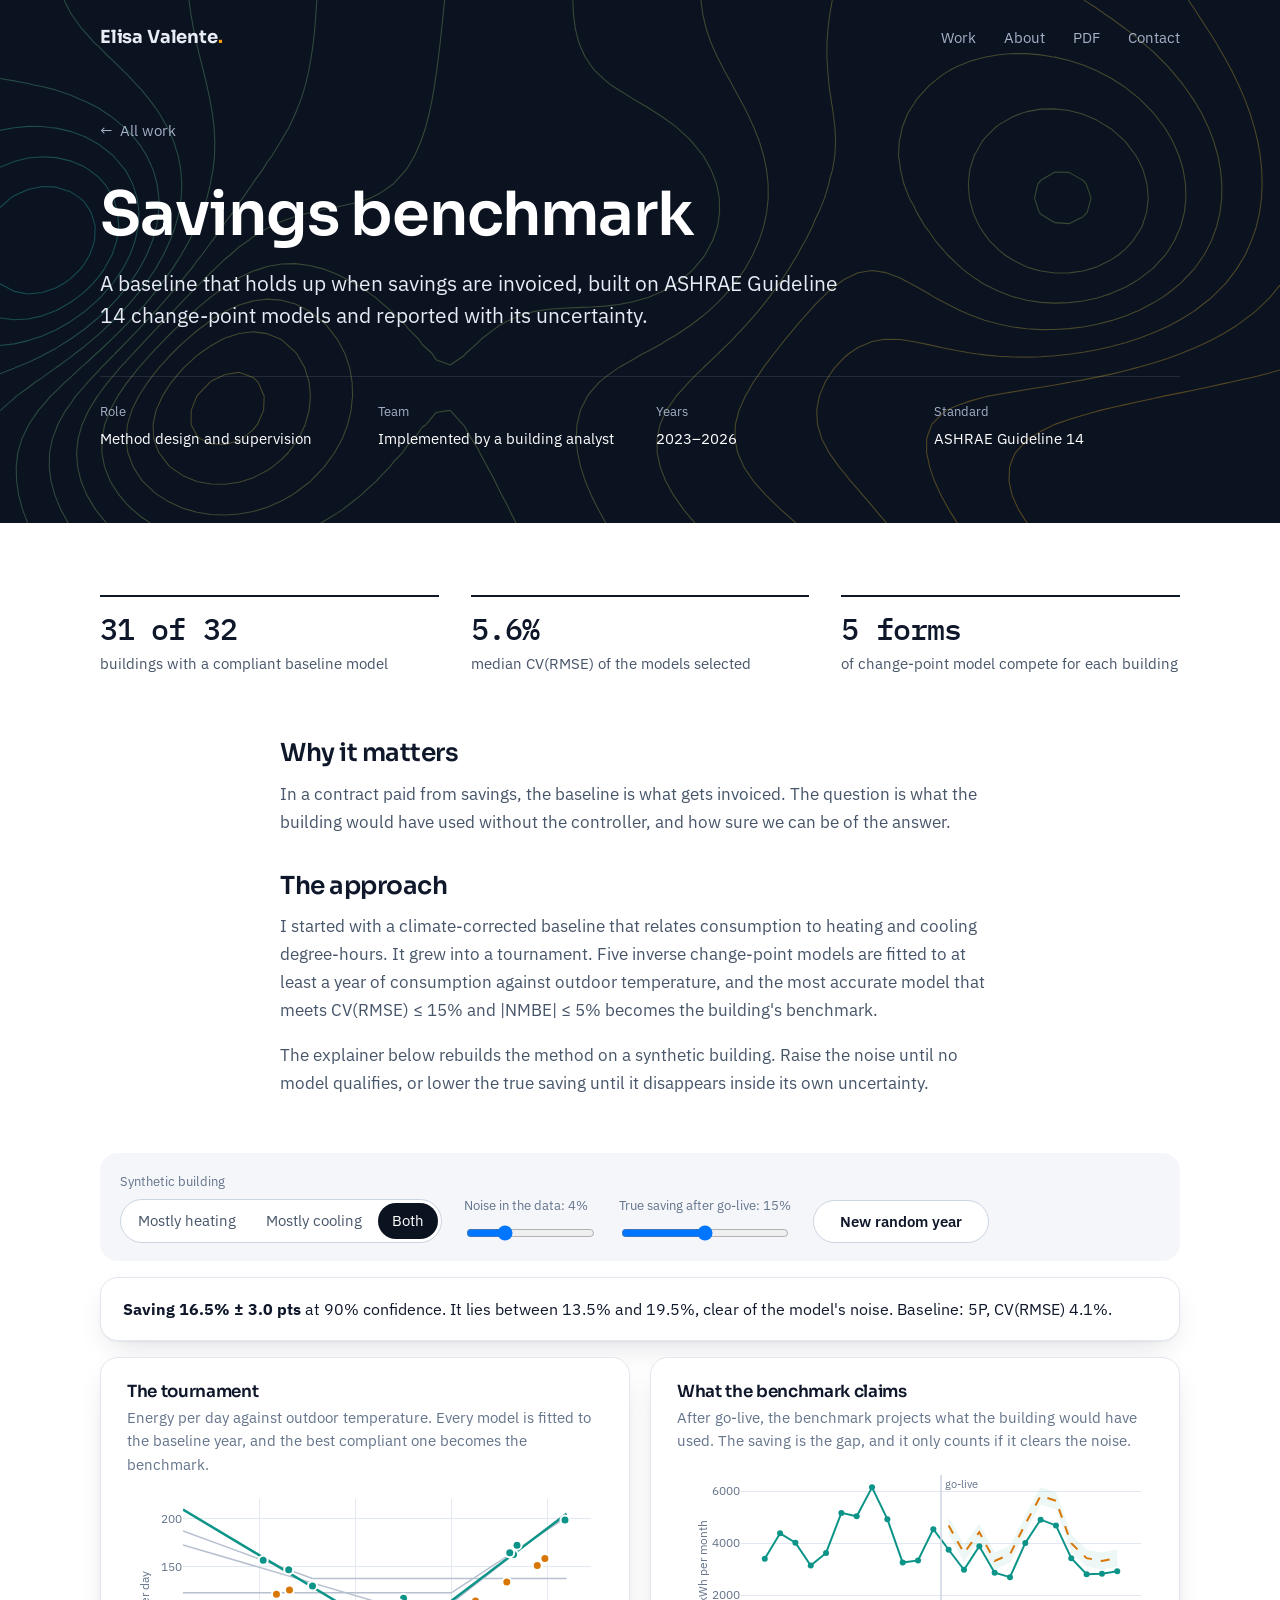
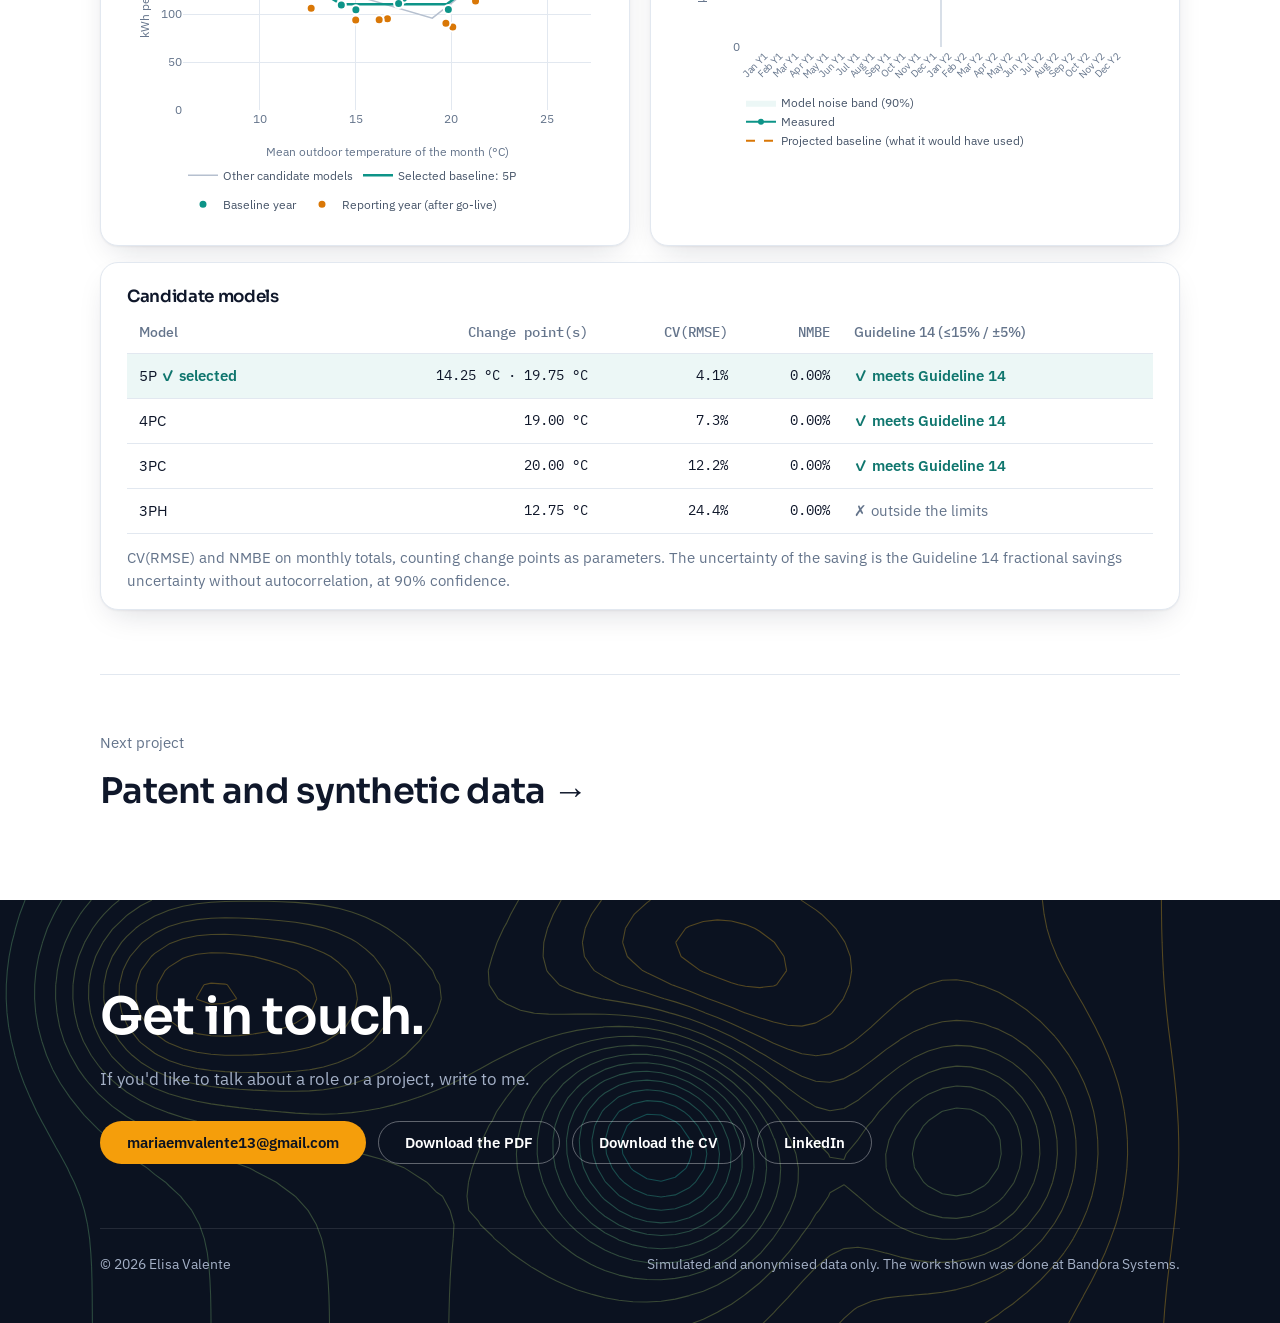
<file: work/benchmark.html>
<!doctype html>
<html lang="en">
<head>
  <meta charset="utf-8">
  <meta name="viewport" content="width=device-width, initial-scale=1">
  <title>Savings Benchmark · Elisa Valente</title>
  <meta name="description" content="ASHRAE Guideline 14 change-point baselines for measuring energy savings, with an interactive explainer on synthetic data.">
  <link rel="icon" href="data:image/svg+xml,%3Csvg xmlns='http://www.w3.org/2000/svg' viewBox='0 0 32 32'%3E%3Crect width='32' height='32' rx='9' fill='%230b1220'/%3E%3Ctext x='16' y='21.5' font-family='Arial' font-size='14' font-weight='700' text-anchor='middle' fill='%23f59e0b'%3EEV%3C/text%3E%3C/svg%3E">
  <link rel="preconnect" href="https://fonts.googleapis.com">
  <link rel="preconnect" href="https://fonts.gstatic.com" crossorigin>
  <link rel="stylesheet" href="https://fonts.googleapis.com/css2?family=IBM+Plex+Mono:wght@400;500&family=IBM+Plex+Sans:wght@400;500;600&family=Sora:wght@500;600;700&display=swap">
  <link rel="stylesheet" href="../assets/css/site.css?v=2026100604">
  <script src="../assets/vendor/plotly.min.js" defer></script>
  <script type="module" src="../assets/js/isotherms.js?v=2026100604"></script>
  <script type="module" src="../assets/js/benchmark.js?v=2026100604"></script>
</head>
<body>
  <div class="night">
    <svg class="isotherms" aria-hidden="true" data-seed="67"></svg>
    <header class="site-header"><div class="wrap">
      <a class="mark" href="../index.html">Elisa Valente<span>.</span></a>
      <nav class="menu" aria-label="Main"><a href="../index.html#work">Work</a><a href="../index.html#about">About</a><a class="opt" href="../Elisa_Valente_Portfolio.pdf">PDF</a><a href="#contact">Contact</a></nav>
    </div></header>
    <div class="case-hero"><div class="wrap">
      <a class="back" href="../index.html#work">All work</a>
      <h1>Savings benchmark</h1>
      <p class="summary">A baseline that holds up when savings are invoiced, built on ASHRAE Guideline 14 change-point models and reported with its uncertainty.</p>
      <dl class="meta">
        <div><dt>Role</dt><dd>Method design and supervision</dd></div>
        <div><dt>Team</dt><dd>Implemented by a building analyst</dd></div>
        <div><dt>Years</dt><dd>2023–2026</dd></div>
        <div><dt>Standard</dt><dd>ASHRAE Guideline 14</dd></div>
      </dl>
    </div></div>
  </div>

  <main class="case"><div class="wrap">
    <div class="numbers">
      <div><span class="num">31 of 32</span><span class="what">buildings with a compliant baseline model</span></div>
      <div><span class="num">5.6%</span><span class="what">median CV(RMSE) of the models selected</span></div>
      <div><span class="num">5 forms</span><span class="what">of change-point model compete for each building</span></div>
    </div>

    <div class="block">
      <h2>Why it matters</h2>
      <p>In a contract paid from savings, the baseline is what gets invoiced. The question is what the building would have used without the controller, and how sure we can be of the answer.</p>
      <h2 style="margin-top:36px">The approach</h2>
      <p>I started with a climate-corrected baseline that relates consumption to heating and cooling degree-hours. It grew into a tournament. Five inverse change-point models are fitted to at least a year of consumption against outdoor temperature, and the most accurate model that meets CV(RMSE) ≤ 15% and |NMBE| ≤ 5% becomes the building's benchmark.</p>
      <p>The explainer below rebuilds the method on a synthetic building. Raise the noise until no model qualifies, or lower the true saving until it disappears inside its own uncertainty.</p>
    </div>

    <div class="explorer" data-benchmark style="max-width:var(--wide);margin:0 auto 64px">
      <div class="controls" role="group" aria-label="Explainer controls">
        <div class="control"><span>Synthetic building</span>
          <div class="seg" data-bm="shape">
            <button type="button" data-value="heating">Mostly heating</button>
            <button type="button" data-value="cooling">Mostly cooling</button>
            <button type="button" data-value="both">Both</button>
          </div>
        </div>
        <label class="control"><span>Noise in the data: <output data-bm="noise-out"></output></span>
          <input type="range" min="1" max="12" step="1" data-bm="noise"></label>
        <label class="control"><span>True saving after go-live: <output data-bm="saving-out"></output></span>
          <input type="range" min="0" max="30" step="1" data-bm="saving"></label>
        <button class="btn btn-ghost" type="button" data-bm="reseed" style="align-self:end">New random year</button>
      </div>
      <p class="panel" data-bm="verdict" style="margin:0;font-size:16px;padding:18px 22px"></p>
      <div class="pair">
        <figure class="panel" style="margin:0">
          <h3>The tournament</h3>
          <p class="sub">Energy per day against outdoor temperature. Every model is fitted to the baseline year, and the best compliant one becomes the benchmark.</p>
          <div class="chart" data-bm="fit" role="img" aria-label="Energy per day against outdoor temperature with the fitted change-point models; the table lists each model's statistics."></div>
        </figure>
        <figure class="panel" style="margin:0">
          <h3>What the benchmark claims</h3>
          <p class="sub">After go-live, the benchmark projects what the building would have used. The saving is the gap, and it only counts if it clears the noise.</p>
          <div class="chart" data-bm="time" role="img" aria-label="Monthly energy over two years with the projected baseline and its noise band after go-live."></div>
        </figure>
      </div>
      <div class="panel">
        <h3>Candidate models</h3>
        <div class="table-wrap" data-bm="table"></div>
        <p class="sub" style="margin:12px 0 0">CV(RMSE) and NMBE on monthly totals, counting change points as parameters. The uncertainty of the saving is the Guideline 14 fractional savings uncertainty without autocorrelation, at 90% confidence.</p>
      </div>
    </div>

    <a class="next" href="patent.html"><span>Next project</span><strong>Patent and synthetic data →</strong></a>
  </div></main>

  <footer class="night site-footer" id="contact">
    <svg class="isotherms" aria-hidden="true" data-seed="23"></svg>
    <div class="wrap" style="position:relative">
      <h2>Get in touch.</h2>
      <p>If you'd like to talk about a role or a project, write to me.</p>
      <div class="actions">
        <a class="btn btn-amber" href="mailto:mariaemvalente13@gmail.com">mariaemvalente13@gmail.com</a>
        <a class="btn btn-ghost-light" href="../Elisa_Valente_Portfolio.pdf">Download the PDF</a>
        <a class="btn btn-ghost-light" href="../Elisa_Valente_CV.pdf">Download the CV</a>
        <a class="btn btn-ghost-light" href="https://www.linkedin.com/in/elisavalente">LinkedIn</a>
      </div>
      <div class="fine"><span>© 2026 Elisa Valente</span><span>Simulated and anonymised data only. The work shown was done at Bandora Systems.</span></div>
    </div>
  </footer>
</body>
</html>
</file>
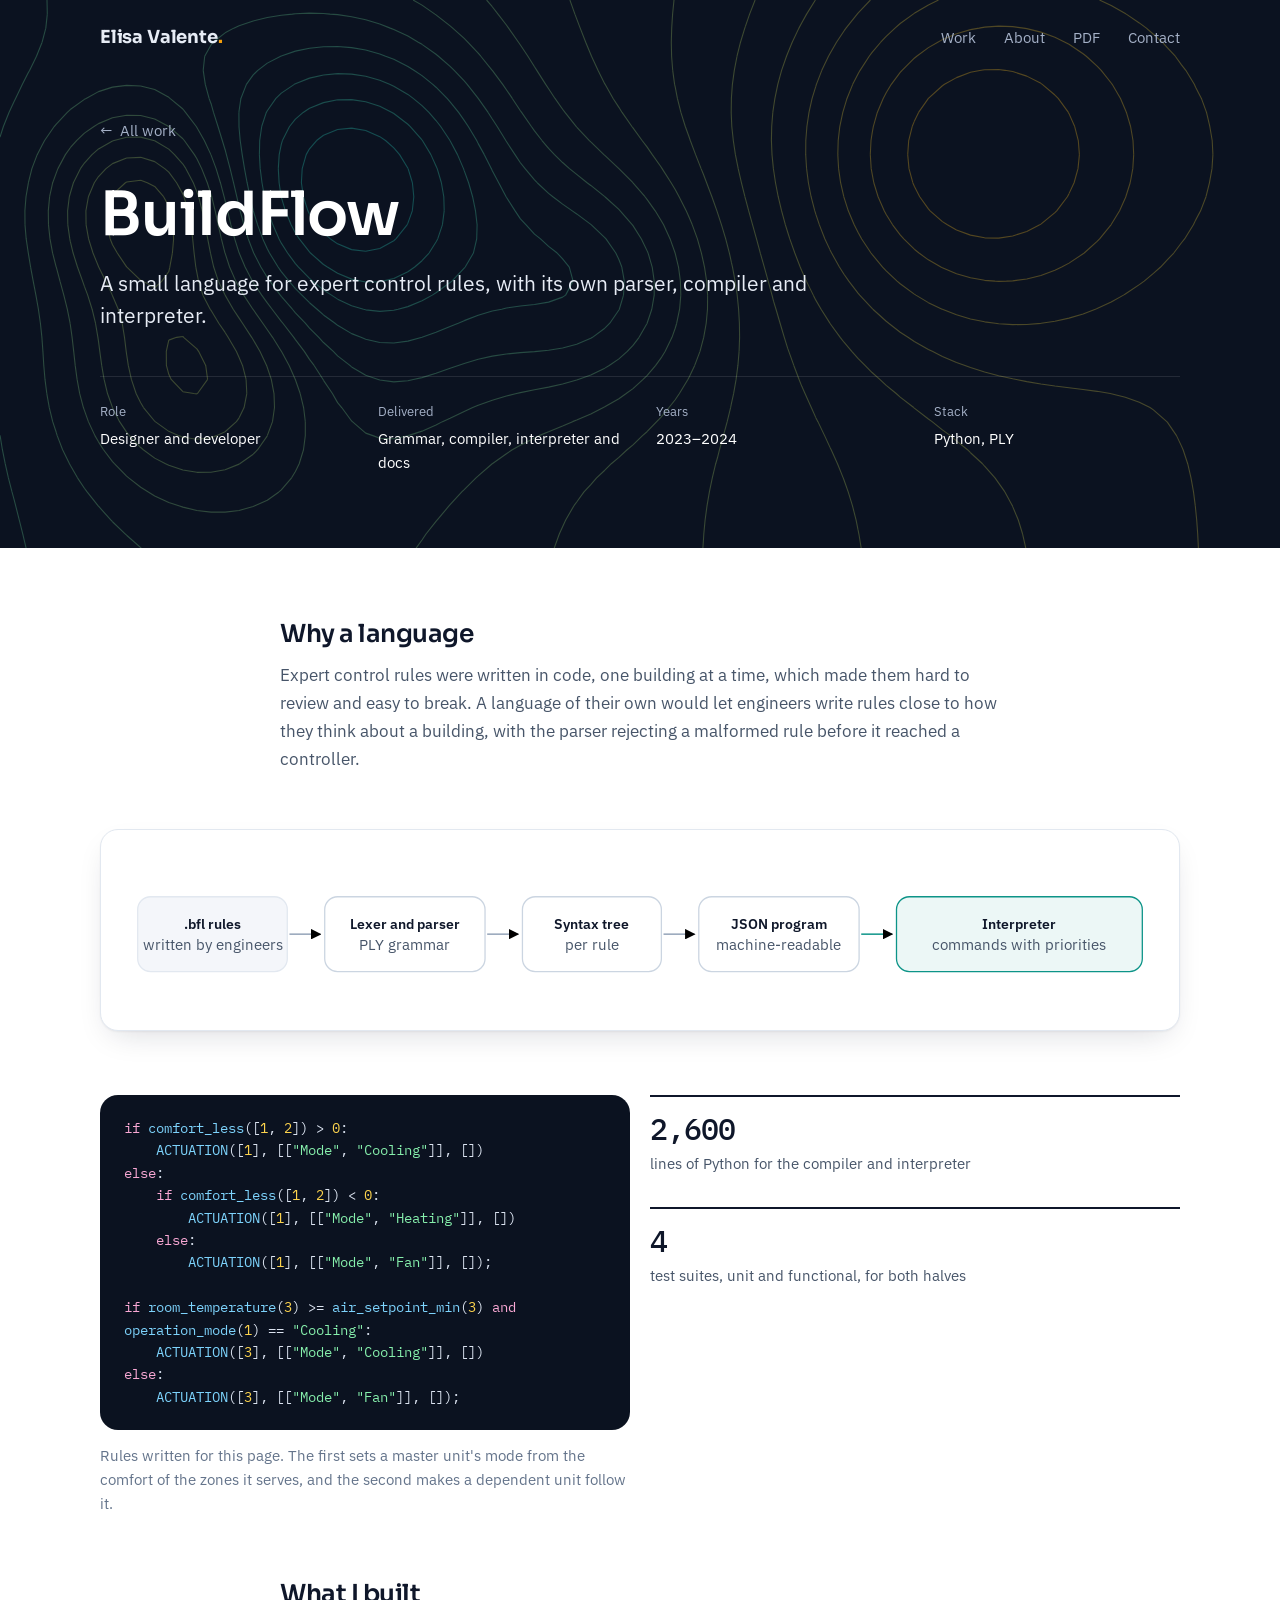
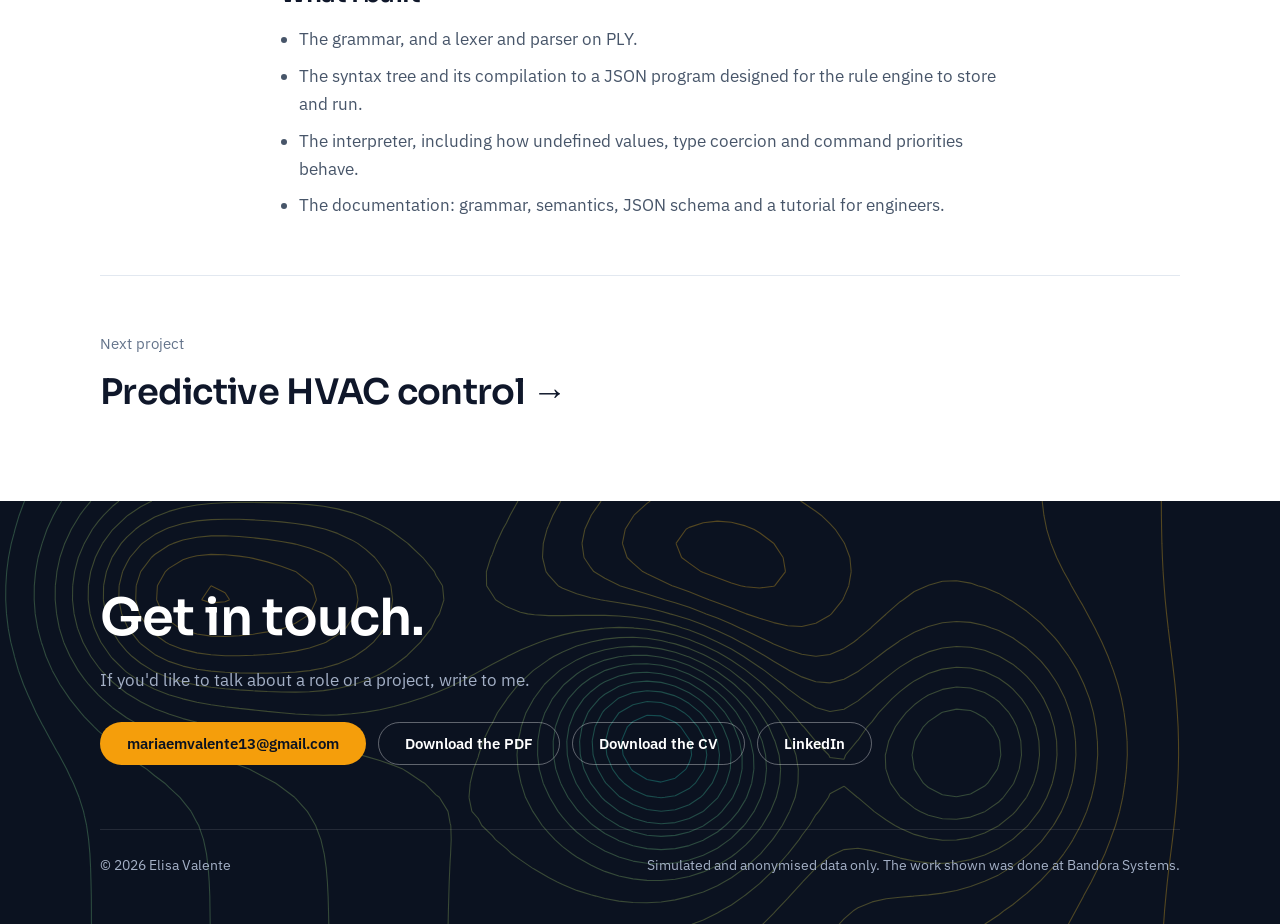
<file: work/buildflow.html>
<!doctype html>
<html lang="en">
<head>
  <meta charset="utf-8">
  <meta name="viewport" content="width=device-width, initial-scale=1">
  <title>BuildFlow · Elisa Valente</title>
  <meta name="description" content="BuildFlow, a domain-specific language for HVAC control rules, with its parser, compiler and interpreter.">
  <link rel="icon" href="data:image/svg+xml,%3Csvg xmlns='http://www.w3.org/2000/svg' viewBox='0 0 32 32'%3E%3Crect width='32' height='32' rx='9' fill='%230b1220'/%3E%3Ctext x='16' y='21.5' font-family='Arial' font-size='14' font-weight='700' text-anchor='middle' fill='%23f59e0b'%3EEV%3C/text%3E%3C/svg%3E">
  <link rel="preconnect" href="https://fonts.googleapis.com">
  <link rel="preconnect" href="https://fonts.gstatic.com" crossorigin>
  <link rel="stylesheet" href="https://fonts.googleapis.com/css2?family=IBM+Plex+Mono:wght@400;500&family=IBM+Plex+Sans:wght@400;500;600&family=Sora:wght@500;600;700&display=swap">
  <link rel="stylesheet" href="../assets/css/site.css?v=2026100604">
  <script type="module" src="../assets/js/isotherms.js?v=2026100604"></script>
</head>
<body>
  <svg width="0" height="0" style="position:absolute" aria-hidden="true"><defs>
    <marker id="arrow" viewBox="0 0 10 10" refX="9" refY="5" markerWidth="7" markerHeight="7" orient="auto-start-reverse"><path d="M0,0 L10,5 L0,10 z" class="arrowhead"/></marker>
    <marker id="arrow-accent" viewBox="0 0 10 10" refX="9" refY="5" markerWidth="7" markerHeight="7" orient="auto-start-reverse"><path d="M0,0 L10,5 L0,10 z" class="arrowhead accent"/></marker>
  </defs></svg>

  <div class="night">
    <svg class="isotherms" aria-hidden="true" data-seed="89"></svg>
    <header class="site-header"><div class="wrap">
      <a class="mark" href="../index.html">Elisa Valente<span>.</span></a>
      <nav class="menu" aria-label="Main"><a href="../index.html#work">Work</a><a href="../index.html#about">About</a><a class="opt" href="../Elisa_Valente_Portfolio.pdf">PDF</a><a href="#contact">Contact</a></nav>
    </div></header>
    <div class="case-hero"><div class="wrap">
      <a class="back" href="../index.html#work">All work</a>
      <h1>BuildFlow</h1>
      <p class="summary">A small language for expert control rules, with its own parser, compiler and interpreter.</p>
      <dl class="meta">
        <div><dt>Role</dt><dd>Designer and developer</dd></div>
        <div><dt>Delivered</dt><dd>Grammar, compiler, interpreter and docs</dd></div>
        <div><dt>Years</dt><dd>2023–2024</dd></div>
        <div><dt>Stack</dt><dd>Python, PLY</dd></div>
      </dl>
    </div></div>
  </div>

  <main class="case"><div class="wrap">
    <div class="block">
      <h2>Why a language</h2>
      <p>Expert control rules were written in code, one building at a time, which made them hard to review and easy to break. A language of their own would let engineers write rules close to how they think about a building, with the parser rejecting a malformed rule before it reached a controller.</p>
    </div>

    <figure class="panel">
      <div class="scroll-x">
        <svg class="diagram" viewBox="0 0 960 150" style="min-width:680px" role="img" aria-label="Rules go through the lexer and parser, become a syntax tree, compile to a JSON program and are run by the interpreter, which issues actuation commands with priorities.">
          <g font-size="13.5">
            <rect class="box soft" x="10" y="40" width="140" height="70" rx="12"/><text x="80" y="70" text-anchor="middle" font-weight="600">.bfl rules</text><text x="80" y="90" text-anchor="middle" class="sub" font-size="12">written by engineers</text>
            <rect class="box" x="185" y="40" width="150" height="70" rx="12"/><text x="260" y="70" text-anchor="middle" font-weight="600">Lexer and parser</text><text x="260" y="90" text-anchor="middle" class="sub" font-size="12">PLY grammar</text>
            <rect class="box" x="370" y="40" width="130" height="70" rx="12"/><text x="435" y="70" text-anchor="middle" font-weight="600">Syntax tree</text><text x="435" y="90" text-anchor="middle" class="sub" font-size="12">per rule</text>
            <rect class="box" x="535" y="40" width="150" height="70" rx="12"/><text x="610" y="70" text-anchor="middle" font-weight="600">JSON program</text><text x="610" y="90" text-anchor="middle" class="sub" font-size="12">machine-readable</text>
            <rect class="box accent" x="720" y="40" width="230" height="70" rx="12"/><text x="835" y="70" text-anchor="middle" font-weight="600">Interpreter</text><text x="835" y="90" text-anchor="middle" class="sub" font-size="12">commands with priorities</text>
            <path class="edge" d="M152 75 H181" marker-end="url(#arrow)"/><path class="edge" d="M337 75 H366" marker-end="url(#arrow)"/>
            <path class="edge" d="M502 75 H531" marker-end="url(#arrow)"/><path class="edge accent" d="M687 75 H716" marker-end="url(#arrow-accent)"/>
          </g>
        </svg>
      </div>
    </figure>

    <div class="pair" style="max-width:var(--wide);margin:0 auto 64px;align-items:start">
      <figure style="margin:0">
        <pre class="code" aria-label="Example BuildFlow rules"><span class="tok-k">if</span> <span class="tok-f">comfort_less</span>([<span class="tok-n">1</span>, <span class="tok-n">2</span>]) &gt; <span class="tok-n">0</span>:
    <span class="tok-f">ACTUATION</span>([<span class="tok-n">1</span>], [[<span class="tok-s">"Mode"</span>, <span class="tok-s">"Cooling"</span>]], [])
<span class="tok-k">else</span>:
    <span class="tok-k">if</span> <span class="tok-f">comfort_less</span>([<span class="tok-n">1</span>, <span class="tok-n">2</span>]) &lt; <span class="tok-n">0</span>:
        <span class="tok-f">ACTUATION</span>([<span class="tok-n">1</span>], [[<span class="tok-s">"Mode"</span>, <span class="tok-s">"Heating"</span>]], [])
    <span class="tok-k">else</span>:
        <span class="tok-f">ACTUATION</span>([<span class="tok-n">1</span>], [[<span class="tok-s">"Mode"</span>, <span class="tok-s">"Fan"</span>]], []);

<span class="tok-k">if</span> <span class="tok-f">room_temperature</span>(<span class="tok-n">3</span>) &gt;= <span class="tok-f">air_setpoint_min</span>(<span class="tok-n">3</span>) <span class="tok-k">and</span>
<span class="tok-f">operation_mode</span>(<span class="tok-n">1</span>) == <span class="tok-s">"Cooling"</span>:
    <span class="tok-f">ACTUATION</span>([<span class="tok-n">3</span>], [[<span class="tok-s">"Mode"</span>, <span class="tok-s">"Cooling"</span>]], [])
<span class="tok-k">else</span>:
    <span class="tok-f">ACTUATION</span>([<span class="tok-n">3</span>], [[<span class="tok-s">"Mode"</span>, <span class="tok-s">"Fan"</span>]], []);</pre>
        <figcaption>Rules written for this page. The first sets a master unit's mode from the comfort of the zones it serves, and the second makes a dependent unit follow it.</figcaption>
      </figure>
      <div class="numbers" style="grid-template-columns:1fr;margin:0">
        <div><span class="num">2,600</span><span class="what">lines of Python for the compiler and interpreter</span></div>
        <div><span class="num">4</span><span class="what">test suites, unit and functional, for both halves</span></div>
      </div>
    </div>

    <div class="block">
      <h2>What I built</h2>
      <ul>
        <li>The grammar, and a lexer and parser on PLY.</li>
        <li>The syntax tree and its compilation to a JSON program designed for the rule engine to store and run.</li>
        <li>The interpreter, including how undefined values, type coercion and command priorities behave.</li>
        <li>The documentation: grammar, semantics, JSON schema and a tutorial for engineers.</li>
      </ul>
    </div>

    <a class="next" href="control.html"><span>Next project</span><strong>Predictive HVAC control →</strong></a>
  </div></main>

  <footer class="night site-footer" id="contact">
    <svg class="isotherms" aria-hidden="true" data-seed="23"></svg>
    <div class="wrap" style="position:relative">
      <h2>Get in touch.</h2>
      <p>If you'd like to talk about a role or a project, write to me.</p>
      <div class="actions">
        <a class="btn btn-amber" href="mailto:mariaemvalente13@gmail.com">mariaemvalente13@gmail.com</a>
        <a class="btn btn-ghost-light" href="../Elisa_Valente_Portfolio.pdf">Download the PDF</a>
        <a class="btn btn-ghost-light" href="../Elisa_Valente_CV.pdf">Download the CV</a>
        <a class="btn btn-ghost-light" href="https://www.linkedin.com/in/elisavalente">LinkedIn</a>
      </div>
      <div class="fine"><span>© 2026 Elisa Valente</span><span>Simulated and anonymised data only. The work shown was done at Bandora Systems.</span></div>
    </div>
  </footer>
</body>
</html>
</file>
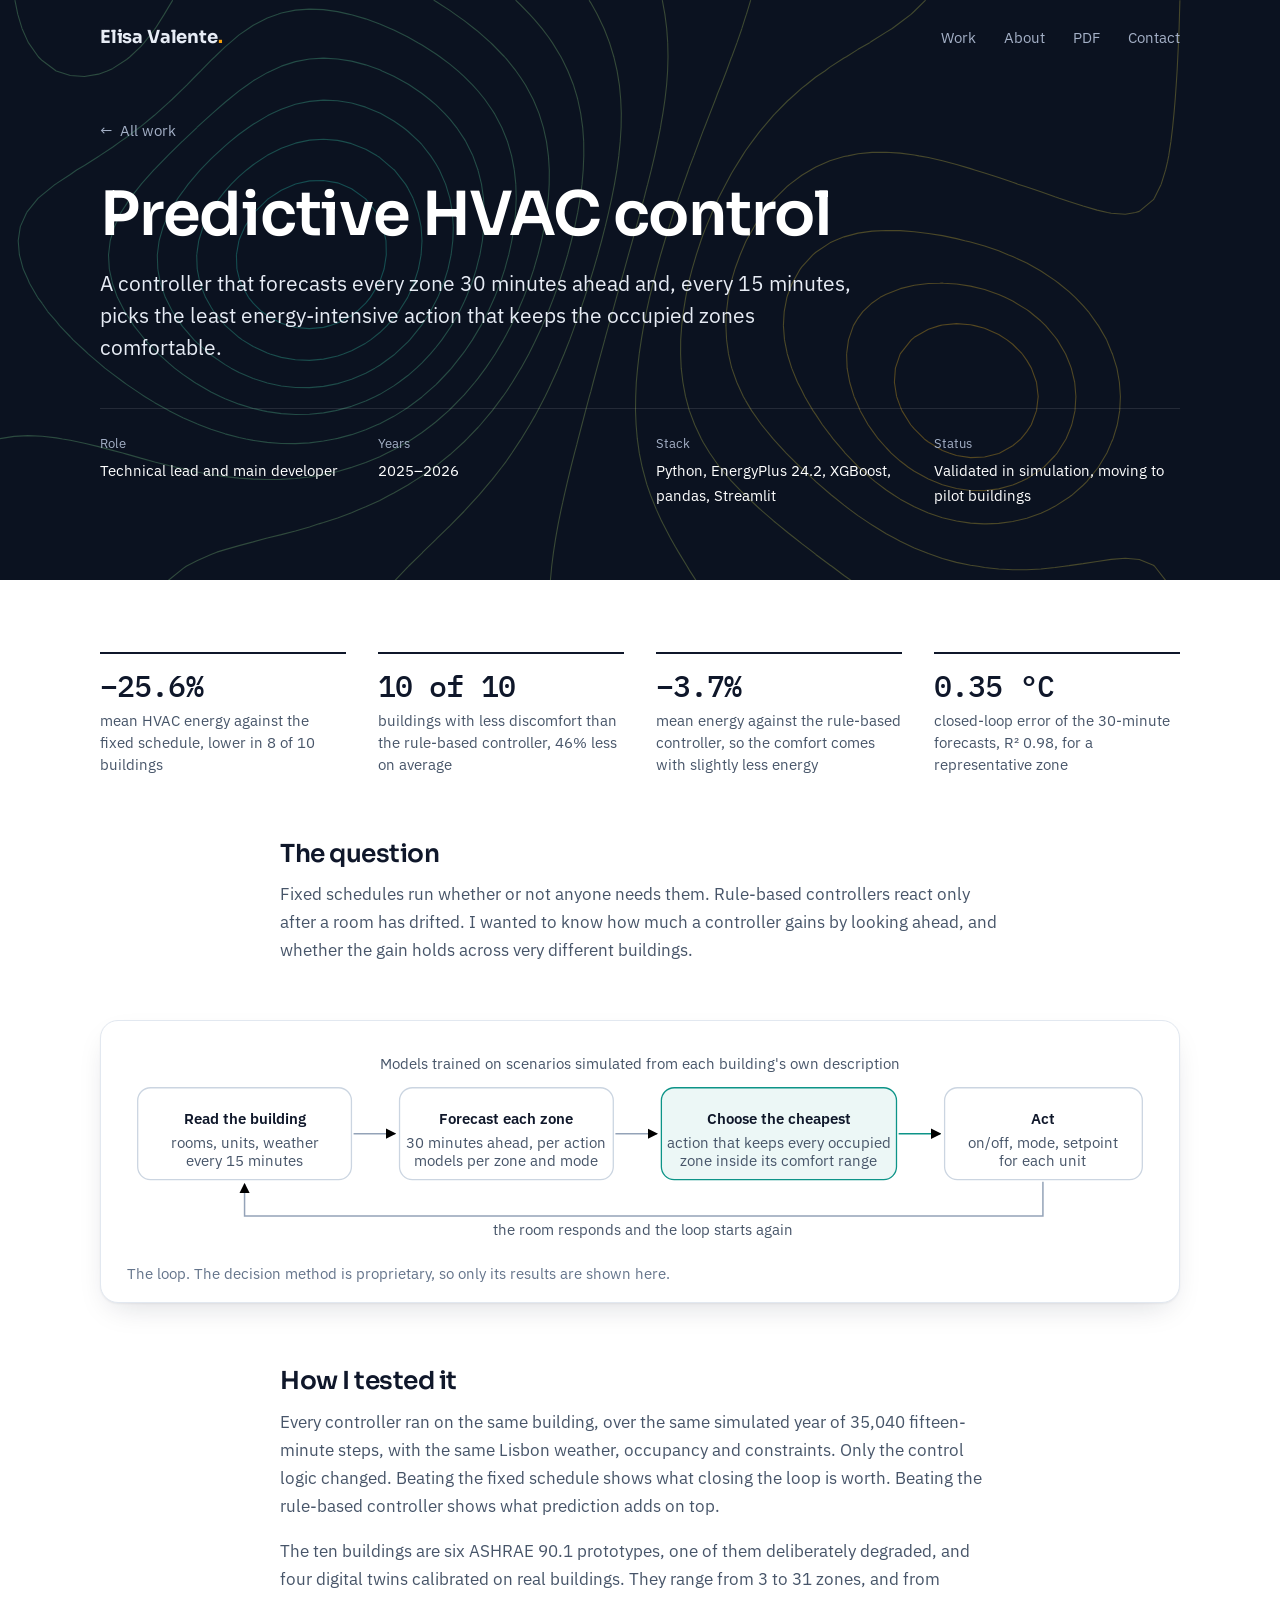
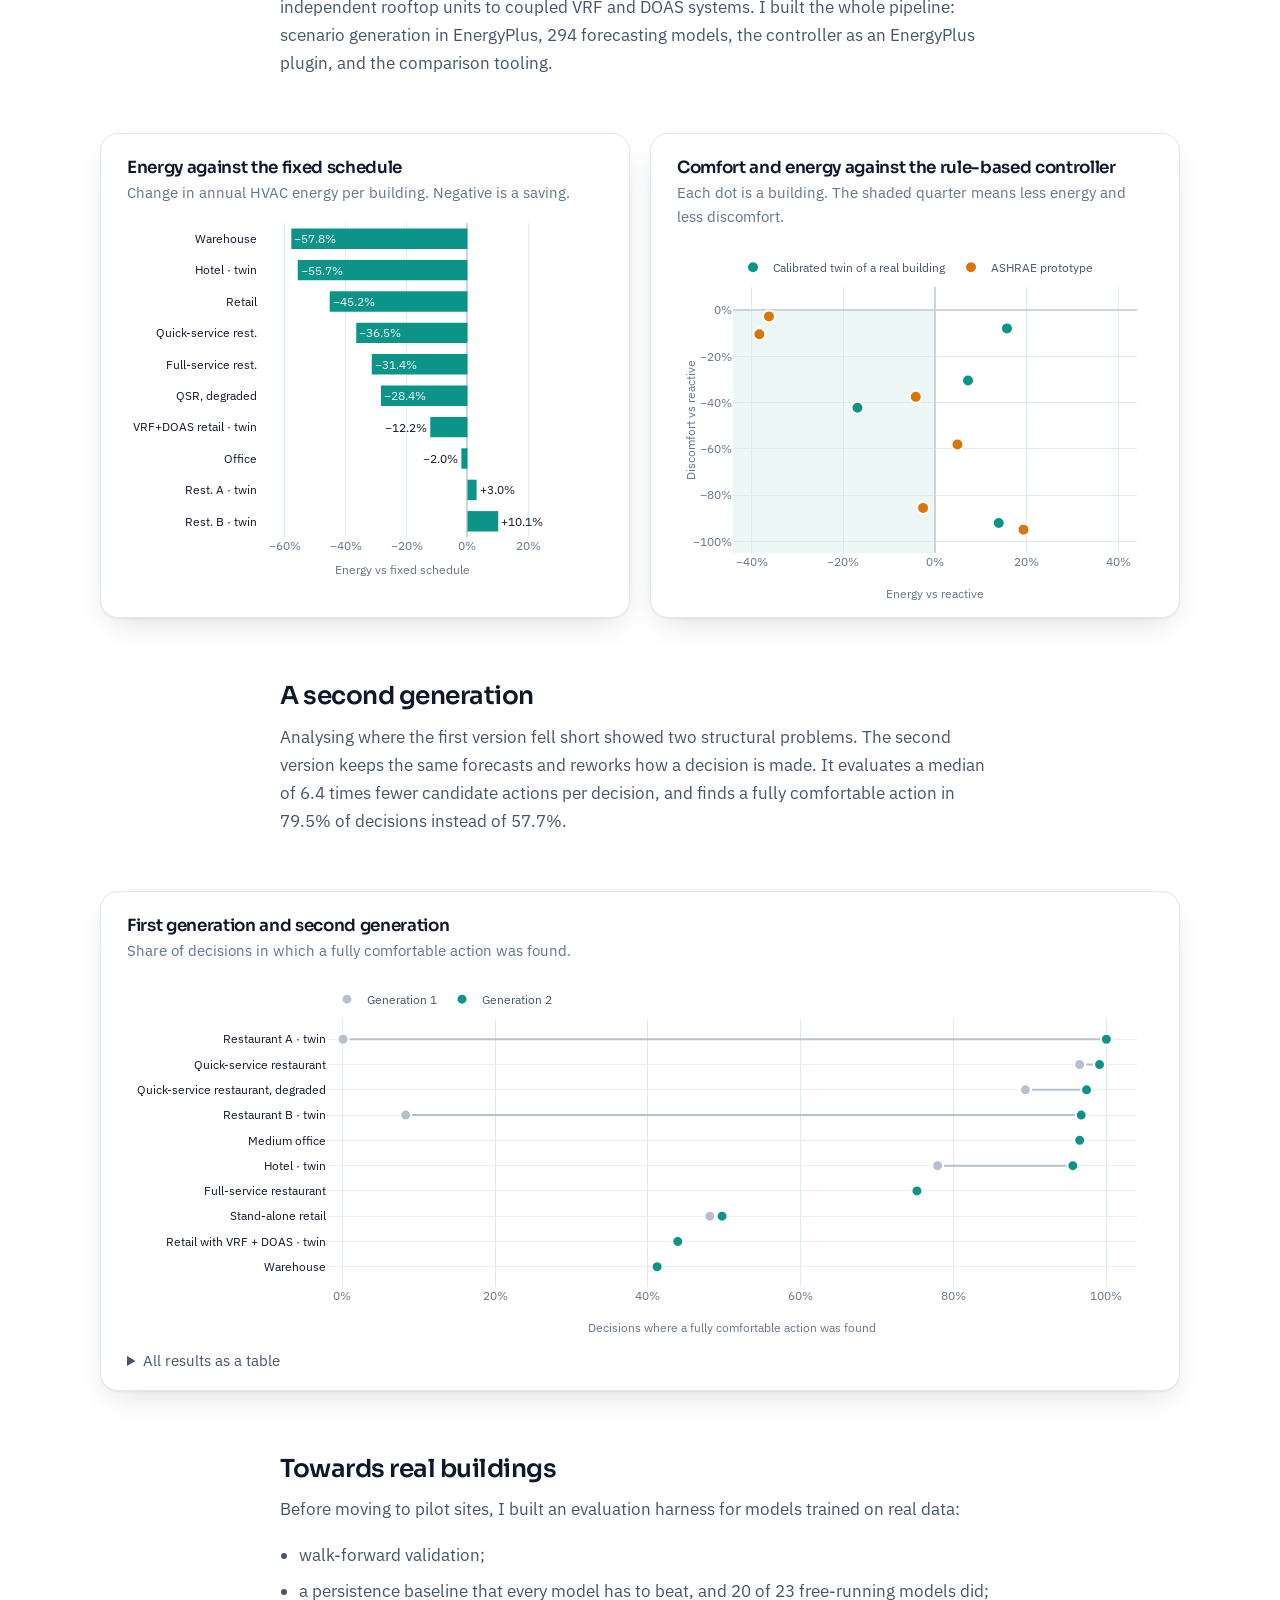
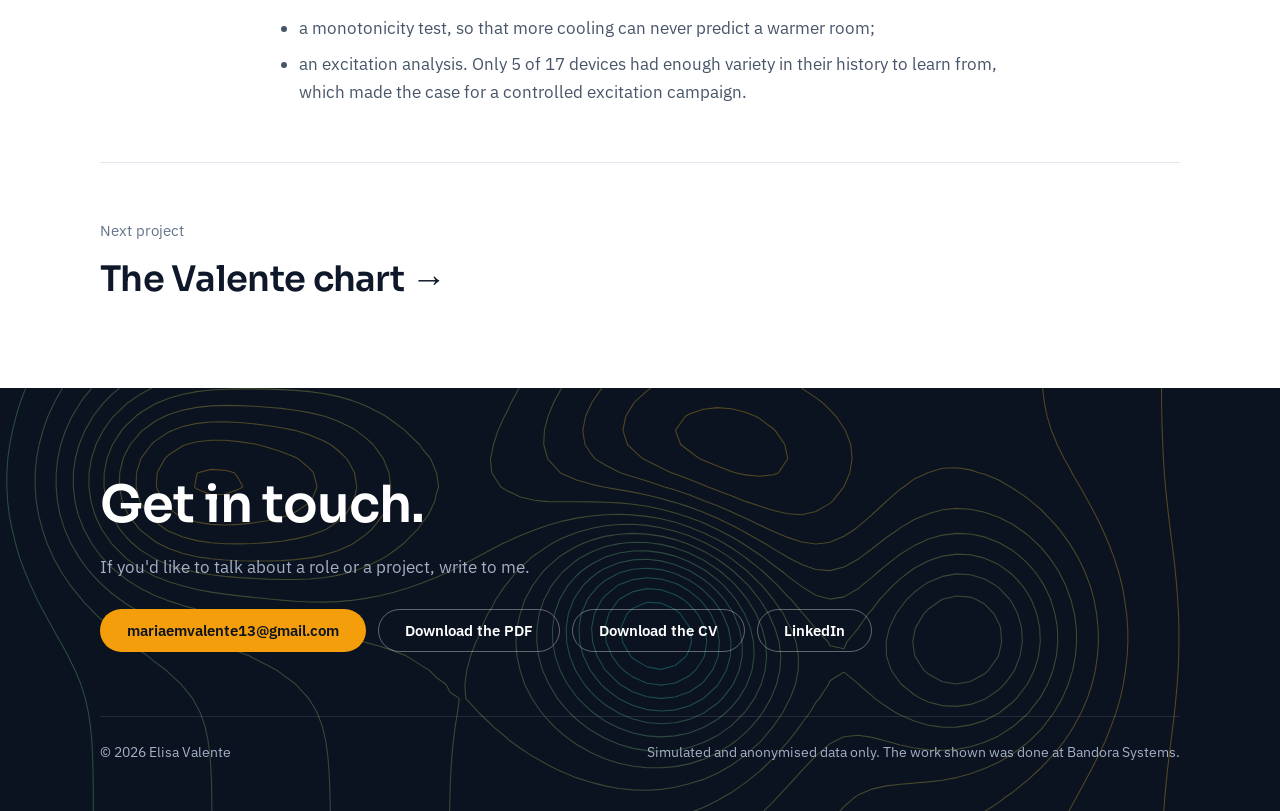
<file: work/control.html>
<!doctype html>
<html lang="en">
<head>
  <meta charset="utf-8">
  <meta name="viewport" content="width=device-width, initial-scale=1">
  <title>Predictive HVAC Control · Elisa Valente</title>
  <meta name="description" content="A predictive HVAC controller tested on ten simulated buildings against a fixed schedule and a rule-based controller.">
  <link rel="icon" href="data:image/svg+xml,%3Csvg xmlns='http://www.w3.org/2000/svg' viewBox='0 0 32 32'%3E%3Crect width='32' height='32' rx='9' fill='%230b1220'/%3E%3Ctext x='16' y='21.5' font-family='Arial' font-size='14' font-weight='700' text-anchor='middle' fill='%23f59e0b'%3EEV%3C/text%3E%3C/svg%3E">
  <link rel="preconnect" href="https://fonts.googleapis.com">
  <link rel="preconnect" href="https://fonts.gstatic.com" crossorigin>
  <link rel="stylesheet" href="https://fonts.googleapis.com/css2?family=IBM+Plex+Mono:wght@400;500&family=IBM+Plex+Sans:wght@400;500;600&family=Sora:wght@500;600;700&display=swap">
  <link rel="stylesheet" href="../assets/css/site.css?v=2026100604">
  <script src="../assets/vendor/plotly.min.js" defer></script>
  <script type="module" src="../assets/js/isotherms.js?v=2026100604"></script>
  <script type="module" src="../assets/js/results.js?v=2026100604"></script>
</head>
<body>
  <svg width="0" height="0" style="position:absolute" aria-hidden="true"><defs>
    <marker id="arrow" viewBox="0 0 10 10" refX="9" refY="5" markerWidth="7" markerHeight="7" orient="auto-start-reverse"><path d="M0,0 L10,5 L0,10 z" class="arrowhead"/></marker>
    <marker id="arrow-accent" viewBox="0 0 10 10" refX="9" refY="5" markerWidth="7" markerHeight="7" orient="auto-start-reverse"><path d="M0,0 L10,5 L0,10 z" class="arrowhead accent"/></marker>
  </defs></svg>

  <div class="night">
    <svg class="isotherms" aria-hidden="true" data-seed="31"></svg>
    <header class="site-header"><div class="wrap">
      <a class="mark" href="../index.html">Elisa Valente<span>.</span></a>
      <nav class="menu" aria-label="Main"><a href="../index.html#work">Work</a><a href="../index.html#about">About</a><a class="opt" href="../Elisa_Valente_Portfolio.pdf">PDF</a><a href="#contact">Contact</a></nav>
    </div></header>
    <div class="case-hero"><div class="wrap">
      <a class="back" href="../index.html#work">All work</a>
      <h1>Predictive HVAC control</h1>
      <p class="summary">A controller that forecasts every zone 30 minutes ahead and, every 15 minutes, picks the least energy-intensive action that keeps the occupied zones comfortable.</p>
      <dl class="meta">
        <div><dt>Role</dt><dd>Technical lead and main developer</dd></div>
        <div><dt>Years</dt><dd>2025–2026</dd></div>
        <div><dt>Stack</dt><dd>Python, EnergyPlus 24.2, XGBoost, pandas, Streamlit</dd></div>
        <div><dt>Status</dt><dd>Validated in simulation, moving to pilot buildings</dd></div>
      </dl>
    </div></div>
  </div>

  <main class="case"><div class="wrap">
    <div class="numbers">
      <div><span class="num">−25.6%</span><span class="what">mean HVAC energy against the fixed schedule, lower in 8 of 10 buildings</span></div>
      <div><span class="num">10 of 10</span><span class="what">buildings with less discomfort than the rule-based controller, 46% less on average</span></div>
      <div><span class="num">−3.7%</span><span class="what">mean energy against the rule-based controller, so the comfort comes with slightly less energy</span></div>
      <div><span class="num">0.35 °C</span><span class="what">closed-loop error of the 30-minute forecasts, R² 0.98, for a representative zone</span></div>
    </div>

    <div class="block">
      <h2>The question</h2>
      <p>Fixed schedules run whether or not anyone needs them. Rule-based controllers react only after a room has drifted. I wanted to know how much a controller gains by looking ahead, and whether the gain holds across very different buildings.</p>
    </div>

    <figure class="panel">
      <div class="scroll-x">
        <svg class="diagram" viewBox="0 0 960 190" style="min-width:640px" role="img" aria-label="Control loop: read the building every 15 minutes, forecast each zone 30 minutes ahead, choose the cheapest action that keeps every occupied zone comfortable, act, and repeat.">
          <g font-size="14">
            <rect class="box" x="10" y="40" width="200" height="86" rx="12"/>
            <text x="110" y="74" text-anchor="middle" font-weight="600">Read the building</text>
            <text x="110" y="96" text-anchor="middle" class="sub" font-size="12.5">rooms, units, weather</text>
            <text x="110" y="113" text-anchor="middle" class="sub" font-size="12.5">every 15 minutes</text>
            <rect class="box" x="255" y="40" width="200" height="86" rx="12"/>
            <text x="355" y="74" text-anchor="middle" font-weight="600">Forecast each zone</text>
            <text x="355" y="96" text-anchor="middle" class="sub" font-size="12.5">30 minutes ahead, per action</text>
            <text x="355" y="113" text-anchor="middle" class="sub" font-size="12.5">models per zone and mode</text>
            <rect class="box accent" x="500" y="40" width="220" height="86" rx="12"/>
            <text x="610" y="74" text-anchor="middle" font-weight="600">Choose the cheapest</text>
            <text x="610" y="96" text-anchor="middle" class="sub" font-size="12.5">action that keeps every occupied</text>
            <text x="610" y="113" text-anchor="middle" class="sub" font-size="12.5">zone inside its comfort range</text>
            <rect class="box" x="765" y="40" width="185" height="86" rx="12"/>
            <text x="857" y="74" text-anchor="middle" font-weight="600">Act</text>
            <text x="857" y="96" text-anchor="middle" class="sub" font-size="12.5">on/off, mode, setpoint</text>
            <text x="857" y="113" text-anchor="middle" class="sub" font-size="12.5">for each unit</text>
            <path class="edge" d="M212 83 H251" marker-end="url(#arrow)"/>
            <path class="edge" d="M457 83 H496" marker-end="url(#arrow)"/>
            <path class="edge accent" d="M722 83 H761" marker-end="url(#arrow-accent)"/>
            <path class="edge" d="M857 128 V160 H110 V130" marker-end="url(#arrow)"/>
            <text x="483" y="178" text-anchor="middle" class="sub" font-size="12.5">the room responds and the loop starts again</text>
            <text x="480" y="22" text-anchor="middle" class="sub" font-size="12.5">Models trained on scenarios simulated from each building's own description</text>
          </g>
        </svg>
      </div>
      <figcaption>The loop. The decision method is proprietary, so only its results are shown here.</figcaption>
    </figure>

    <div class="block">
      <h2>How I tested it</h2>
      <p>Every controller ran on the same building, over the same simulated year of 35,040 fifteen-minute steps, with the same Lisbon weather, occupancy and constraints. Only the control logic changed. Beating the fixed schedule shows what closing the loop is worth. Beating the rule-based controller shows what prediction adds on top.</p>
      <p>The ten buildings are six ASHRAE 90.1 prototypes, one of them deliberately degraded, and four digital twins calibrated on real buildings. They range from 3 to 31 zones, and from independent rooftop units to coupled VRF and DOAS systems. I built the whole pipeline: scenario generation in EnergyPlus, 294 forecasting models, the controller as an EnergyPlus plugin, and the comparison tooling.</p>
    </div>

    <div data-results="../data/results/arrow_results.json">
      <div class="pair" style="max-width:var(--wide);margin:0 auto 64px">
        <figure class="panel" style="margin:0">
          <h3>Energy against the fixed schedule</h3>
          <p class="sub">Change in annual HVAC energy per building. Negative is a saving.</p>
          <div class="chart" data-chart="energy" role="img" aria-label="Annual HVAC energy change against the fixed schedule for ten buildings; values in the table below."></div>
        </figure>
        <figure class="panel" style="margin:0">
          <h3>Comfort and energy against the rule-based controller</h3>
          <p class="sub">Each dot is a building. The shaded quarter means less energy and less discomfort.</p>
          <div class="chart" data-chart="comfort" role="img" aria-label="Energy change against discomfort change versus the rule-based controller; all ten buildings have less discomfort."></div>
        </figure>
      </div>

      <div class="block">
        <h2>A second generation</h2>
        <p>Analysing where the first version fell short showed two structural problems. The second version keeps the same forecasts and reworks how a decision is made. It evaluates a median of 6.4 times fewer candidate actions per decision, and finds a fully comfortable action in 79.5% of decisions instead of 57.7%.</p>
      </div>

      <figure class="panel">
        <h3>First generation and second generation</h3>
        <p class="sub">Share of decisions in which a fully comfortable action was found.</p>
        <div class="chart" data-chart="search" role="img" aria-label="Share of decisions with a fully comfortable action, first versus second generation, per building."></div>
        <details class="data"><summary>All results as a table</summary><div class="table-wrap" data-table></div></details>
      </figure>
    </div>

    <div class="block">
      <h2>Towards real buildings</h2>
      <p>Before moving to pilot sites, I built an evaluation harness for models trained on real data:</p>
      <ul>
        <li>walk-forward validation;</li>
        <li>a persistence baseline that every model has to beat, and 20 of 23 free-running models did;</li>
        <li>a monotonicity test, so that more cooling can never predict a warmer room;</li>
        <li>an excitation analysis. Only 5 of 17 devices had enough variety in their history to learn from, which made the case for a controlled excitation campaign.</li>
      </ul>
    </div>

    <a class="next" href="valente.html"><span>Next project</span><strong>The Valente chart →</strong></a>
  </div></main>

  <footer class="night site-footer" id="contact">
    <svg class="isotherms" aria-hidden="true" data-seed="23"></svg>
    <div class="wrap" style="position:relative">
      <h2>Get in touch.</h2>
      <p>If you'd like to talk about a role or a project, write to me.</p>
      <div class="actions">
        <a class="btn btn-amber" href="mailto:mariaemvalente13@gmail.com">mariaemvalente13@gmail.com</a>
        <a class="btn btn-ghost-light" href="../Elisa_Valente_Portfolio.pdf">Download the PDF</a>
        <a class="btn btn-ghost-light" href="../Elisa_Valente_CV.pdf">Download the CV</a>
        <a class="btn btn-ghost-light" href="https://www.linkedin.com/in/elisavalente">LinkedIn</a>
      </div>
      <div class="fine"><span>© 2026 Elisa Valente</span><span>Simulated and anonymised data only. The work shown was done at Bandora Systems.</span></div>
    </div>
  </footer>
</body>
</html>
</file>
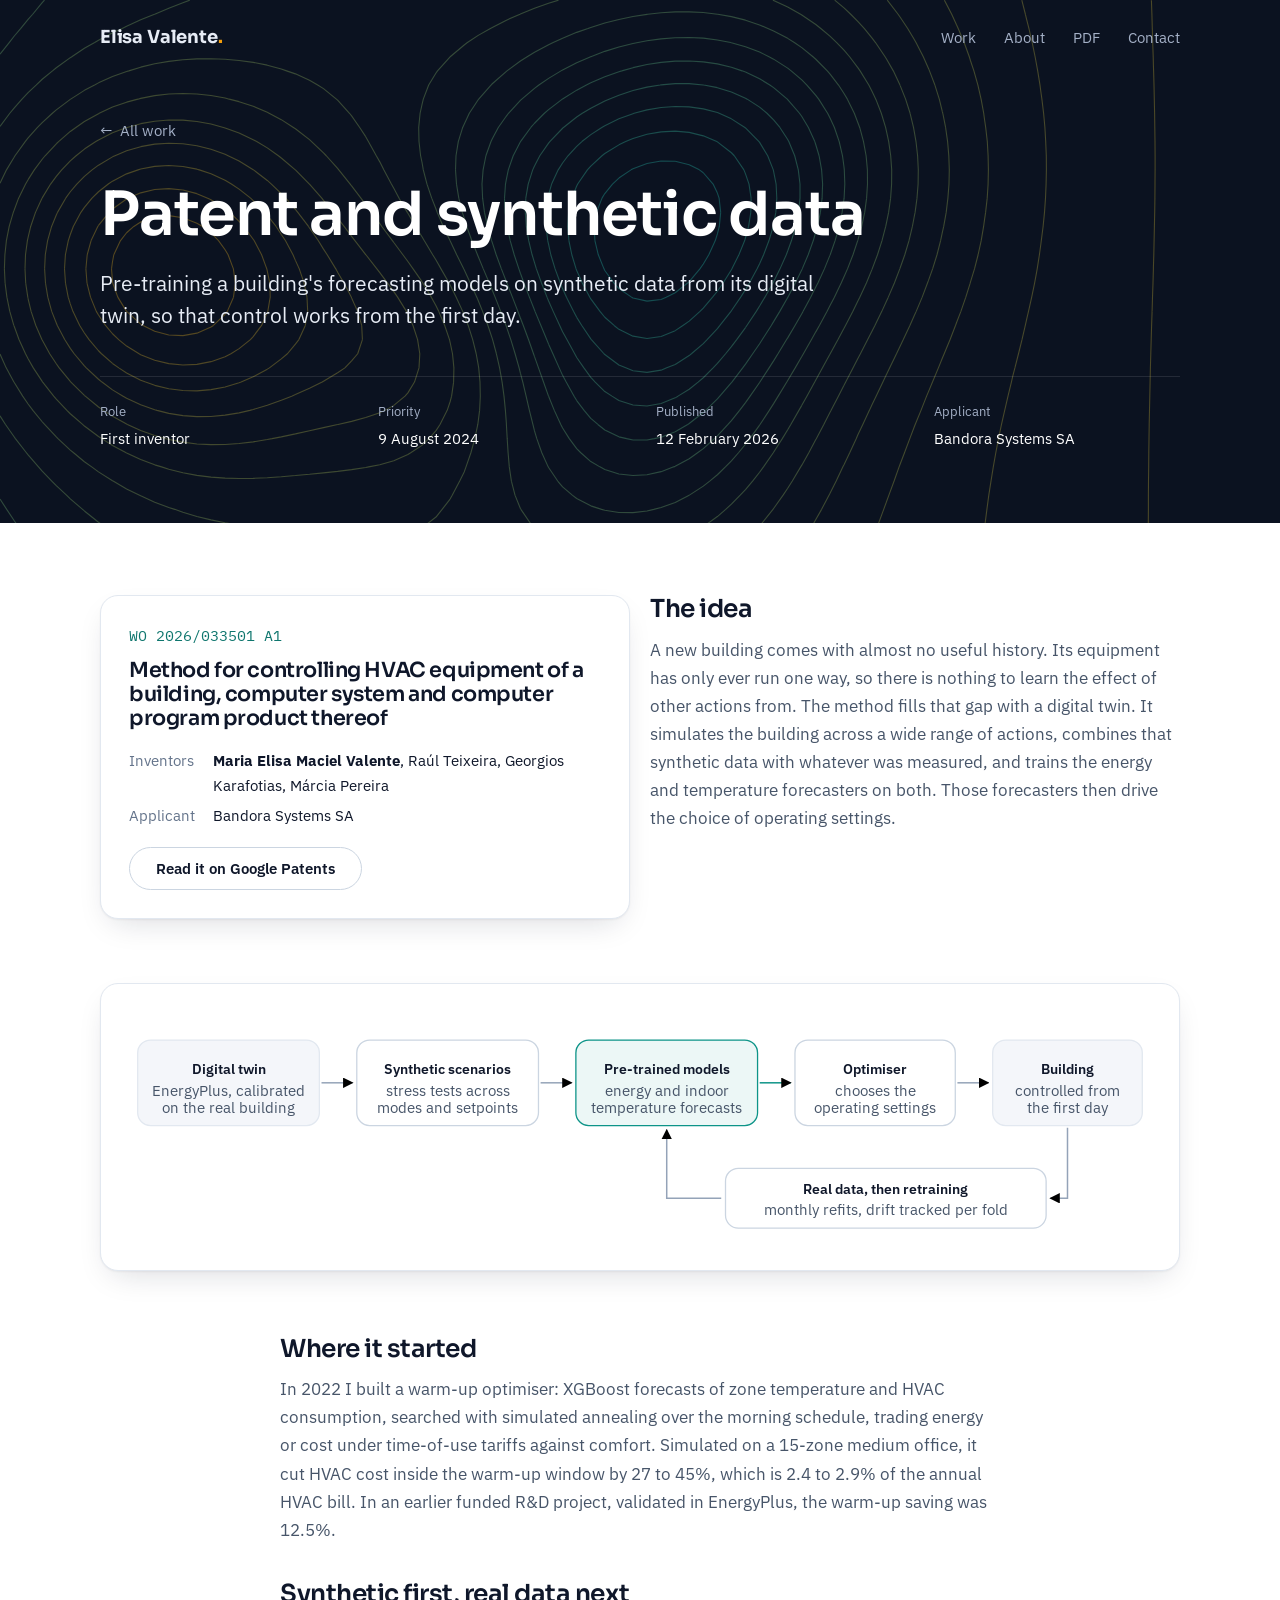
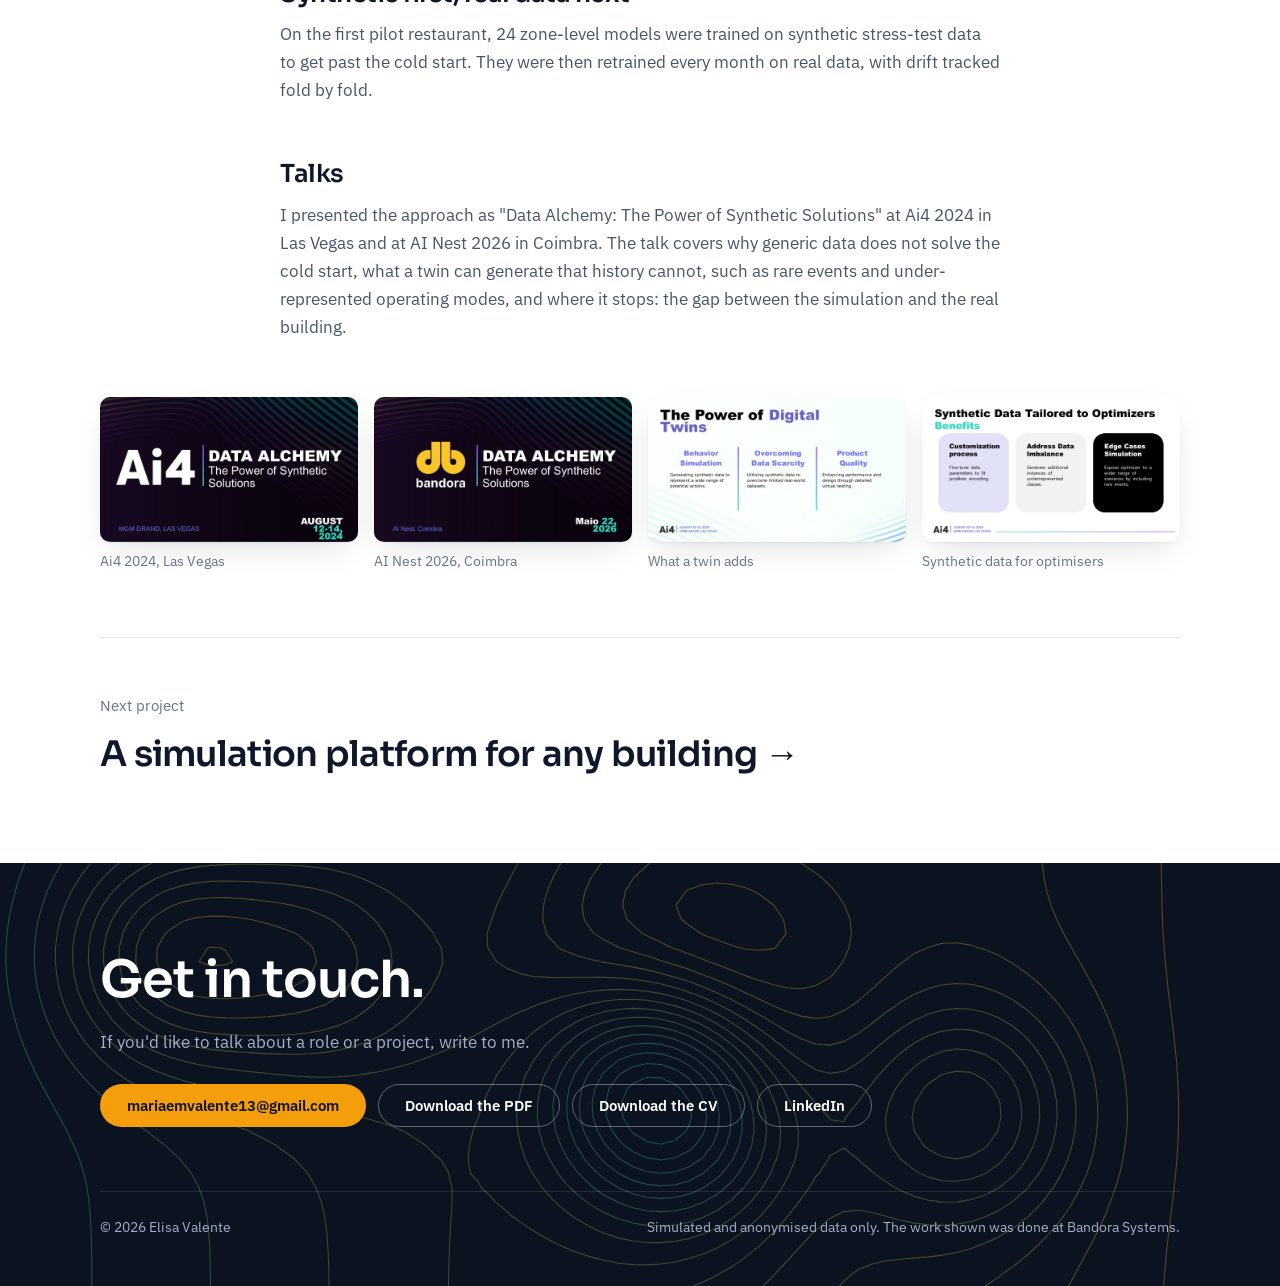
<file: work/patent.html>
<!doctype html>
<html lang="en">
<head>
  <meta charset="utf-8">
  <meta name="viewport" content="width=device-width, initial-scale=1">
  <title>Patent and Synthetic Data · Elisa Valente</title>
  <meta name="description" content="Patent application WO 2026/033501: HVAC control with forecasting models pre-trained on synthetic data from a digital twin.">
  <link rel="icon" href="data:image/svg+xml,%3Csvg xmlns='http://www.w3.org/2000/svg' viewBox='0 0 32 32'%3E%3Crect width='32' height='32' rx='9' fill='%230b1220'/%3E%3Ctext x='16' y='21.5' font-family='Arial' font-size='14' font-weight='700' text-anchor='middle' fill='%23f59e0b'%3EEV%3C/text%3E%3C/svg%3E">
  <link rel="preconnect" href="https://fonts.googleapis.com">
  <link rel="preconnect" href="https://fonts.gstatic.com" crossorigin>
  <link rel="stylesheet" href="https://fonts.googleapis.com/css2?family=IBM+Plex+Mono:wght@400;500&family=IBM+Plex+Sans:wght@400;500;600&family=Sora:wght@500;600;700&display=swap">
  <link rel="stylesheet" href="../assets/css/site.css?v=2026100604">
  <script type="module" src="../assets/js/isotherms.js?v=2026100604"></script>
</head>
<body>
  <svg width="0" height="0" style="position:absolute" aria-hidden="true"><defs>
    <marker id="arrow" viewBox="0 0 10 10" refX="9" refY="5" markerWidth="7" markerHeight="7" orient="auto-start-reverse"><path d="M0,0 L10,5 L0,10 z" class="arrowhead"/></marker>
    <marker id="arrow-accent" viewBox="0 0 10 10" refX="9" refY="5" markerWidth="7" markerHeight="7" orient="auto-start-reverse"><path d="M0,0 L10,5 L0,10 z" class="arrowhead accent"/></marker>
  </defs></svg>

  <div class="night">
    <svg class="isotherms" aria-hidden="true" data-seed="5"></svg>
    <header class="site-header"><div class="wrap">
      <a class="mark" href="../index.html">Elisa Valente<span>.</span></a>
      <nav class="menu" aria-label="Main"><a href="../index.html#work">Work</a><a href="../index.html#about">About</a><a class="opt" href="../Elisa_Valente_Portfolio.pdf">PDF</a><a href="#contact">Contact</a></nav>
    </div></header>
    <div class="case-hero"><div class="wrap">
      <a class="back" href="../index.html#work">All work</a>
      <h1>Patent and synthetic data</h1>
      <p class="summary">Pre-training a building's forecasting models on synthetic data from its digital twin, so that control works from the first day.</p>
      <dl class="meta">
        <div><dt>Role</dt><dd>First inventor</dd></div>
        <div><dt>Priority</dt><dd>9 August 2024</dd></div>
        <div><dt>Published</dt><dd>12 February 2026</dd></div>
        <div><dt>Applicant</dt><dd>Bandora Systems SA</dd></div>
      </dl>
    </div></div>
  </div>

  <main class="case"><div class="wrap">
    <div class="pair" style="max-width:var(--wide);margin:0 auto 64px;align-items:start">
      <div class="patent">
        <div class="no">WO 2026/033501 A1</div>
        <h3>Method for controlling HVAC equipment of a building, computer system and computer program product thereof</h3>
        <dl>
          <dt>Inventors</dt><dd><strong>Maria Elisa Maciel Valente</strong>, Raúl Teixeira, Georgios Karafotias, Márcia Pereira</dd>
          <dt>Applicant</dt><dd>Bandora Systems SA</dd>
        </dl>
        <a class="btn btn-ghost" href="https://patents.google.com/patent/WO2026033501A1/en" target="_blank" rel="noopener">Read it on Google Patents</a>
      </div>
      <div class="block" style="margin:0">
        <h2>The idea</h2>
        <p>A new building comes with almost no useful history. Its equipment has only ever run one way, so there is nothing to learn the effect of other actions from. The method fills that gap with a digital twin. It simulates the building across a wide range of actions, combines that synthetic data with whatever was measured, and trains the energy and temperature forecasters on both. Those forecasters then drive the choice of operating settings.</p>
      </div>
    </div>

    <figure class="panel">
      <div class="scroll-x">
        <svg class="diagram" viewBox="0 0 960 230" style="min-width:680px" role="img" aria-label="A calibrated digital twin generates synthetic scenarios that pre-train the forecasters, which drive an optimiser that sets the building's equipment; real data then retrains the forecasters, with drift monitoring.">
          <g font-size="13.5">
            <rect class="box soft" x="10" y="30" width="170" height="80" rx="12"/>
            <text x="95" y="62" text-anchor="middle" font-weight="600">Digital twin</text>
            <text x="95" y="82" text-anchor="middle" class="sub" font-size="12">EnergyPlus, calibrated</text>
            <text x="95" y="98" text-anchor="middle" class="sub" font-size="12">on the real building</text>
            <rect class="box" x="215" y="30" width="170" height="80" rx="12"/>
            <text x="300" y="62" text-anchor="middle" font-weight="600">Synthetic scenarios</text>
            <text x="300" y="82" text-anchor="middle" class="sub" font-size="12">stress tests across</text>
            <text x="300" y="98" text-anchor="middle" class="sub" font-size="12">modes and setpoints</text>
            <rect class="box accent" x="420" y="30" width="170" height="80" rx="12"/>
            <text x="505" y="62" text-anchor="middle" font-weight="600">Pre-trained models</text>
            <text x="505" y="82" text-anchor="middle" class="sub" font-size="12">energy and indoor</text>
            <text x="505" y="98" text-anchor="middle" class="sub" font-size="12">temperature forecasts</text>
            <rect class="box" x="625" y="30" width="150" height="80" rx="12"/>
            <text x="700" y="62" text-anchor="middle" font-weight="600">Optimiser</text>
            <text x="700" y="82" text-anchor="middle" class="sub" font-size="12">chooses the</text>
            <text x="700" y="98" text-anchor="middle" class="sub" font-size="12">operating settings</text>
            <rect class="box soft" x="810" y="30" width="140" height="80" rx="12"/>
            <text x="880" y="62" text-anchor="middle" font-weight="600">Building</text>
            <text x="880" y="82" text-anchor="middle" class="sub" font-size="12">controlled from</text>
            <text x="880" y="98" text-anchor="middle" class="sub" font-size="12">the first day</text>
            <path class="edge" d="M182 70 H211" marker-end="url(#arrow)"/>
            <path class="edge" d="M387 70 H416" marker-end="url(#arrow)"/>
            <path class="edge accent" d="M592 70 H621" marker-end="url(#arrow-accent)"/>
            <path class="edge" d="M777 70 H806" marker-end="url(#arrow)"/>
            <rect class="box" x="560" y="150" width="300" height="56" rx="12"/>
            <text x="710" y="174" text-anchor="middle" font-weight="600">Real data, then retraining</text>
            <text x="710" y="194" text-anchor="middle" class="sub" font-size="12">monthly refits, drift tracked per fold</text>
            <path class="edge" d="M880 112 V178 H864" marker-end="url(#arrow)"/>
            <path class="edge" d="M556 178 H505 V114" marker-end="url(#arrow)"/>
          </g>
        </svg>
      </div>
    </figure>

    <div class="block">
      <h2>Where it started</h2>
      <p>In 2022 I built a warm-up optimiser: XGBoost forecasts of zone temperature and HVAC consumption, searched with simulated annealing over the morning schedule, trading energy or cost under time-of-use tariffs against comfort. Simulated on a 15-zone medium office, it cut HVAC cost inside the warm-up window by 27 to 45%, which is 2.4 to 2.9% of the annual HVAC bill. In an earlier funded R&amp;D project, validated in EnergyPlus, the warm-up saving was 12.5%.</p>
      <h2 style="margin-top:36px">Synthetic first, real data next</h2>
      <p>On the first pilot restaurant, 24 zone-level models were trained on synthetic stress-test data to get past the cold start. They were then retrained every month on real data, with drift tracked fold by fold.</p>
    </div>

    <div class="block">
      <h2>Talks</h2>
      <p>I presented the approach as "Data Alchemy: The Power of Synthetic Solutions" at Ai4 2024 in Las Vegas and at AI Nest 2026 in Coimbra. The talk covers why generic data does not solve the cold start, what a twin can generate that history cannot, such as rare events and under-represented operating modes, and where it stops: the gap between the simulation and the real building.</p>
    </div>
    <div class="talks" style="max-width:var(--wide);margin:0 auto 64px">
      <figure><img src="../img/talk/ai4-title.jpg" alt="Title slide of Data Alchemy, The Power of Synthetic Solutions, at Ai4, MGM Grand Las Vegas, August 2024" loading="lazy" width="1280" height="720"><figcaption>Ai4 2024, Las Vegas</figcaption></figure>
      <figure><img src="../img/talk/ainest-title.jpg" alt="Title slide of Data Alchemy, The Power of Synthetic Solutions, at AI Nest, Coimbra, May 2026" loading="lazy" width="1280" height="720"><figcaption>AI Nest 2026, Coimbra</figcaption></figure>
      <figure><img src="../img/talk/digital-twins.jpg" alt="Slide on what digital twins add: behaviour simulation, overcoming data scarcity, product quality" loading="lazy" width="1280" height="720"><figcaption>What a twin adds</figcaption></figure>
      <figure><img src="../img/talk/synthetic-for-optimizers.jpg" alt="Slide on synthetic data tailored to optimisers: customisation, data imbalance, edge cases" loading="lazy" width="1280" height="720"><figcaption>Synthetic data for optimisers</figcaption></figure>
    </div>

    <a class="next" href="simulation.html"><span>Next project</span><strong>A simulation platform for any building →</strong></a>
  </div></main>

  <footer class="night site-footer" id="contact">
    <svg class="isotherms" aria-hidden="true" data-seed="23"></svg>
    <div class="wrap" style="position:relative">
      <h2>Get in touch.</h2>
      <p>If you'd like to talk about a role or a project, write to me.</p>
      <div class="actions">
        <a class="btn btn-amber" href="mailto:mariaemvalente13@gmail.com">mariaemvalente13@gmail.com</a>
        <a class="btn btn-ghost-light" href="../Elisa_Valente_Portfolio.pdf">Download the PDF</a>
        <a class="btn btn-ghost-light" href="../Elisa_Valente_CV.pdf">Download the CV</a>
        <a class="btn btn-ghost-light" href="https://www.linkedin.com/in/elisavalente">LinkedIn</a>
      </div>
      <div class="fine"><span>© 2026 Elisa Valente</span><span>Simulated and anonymised data only. The work shown was done at Bandora Systems.</span></div>
    </div>
  </footer>
</body>
</html>
</file>
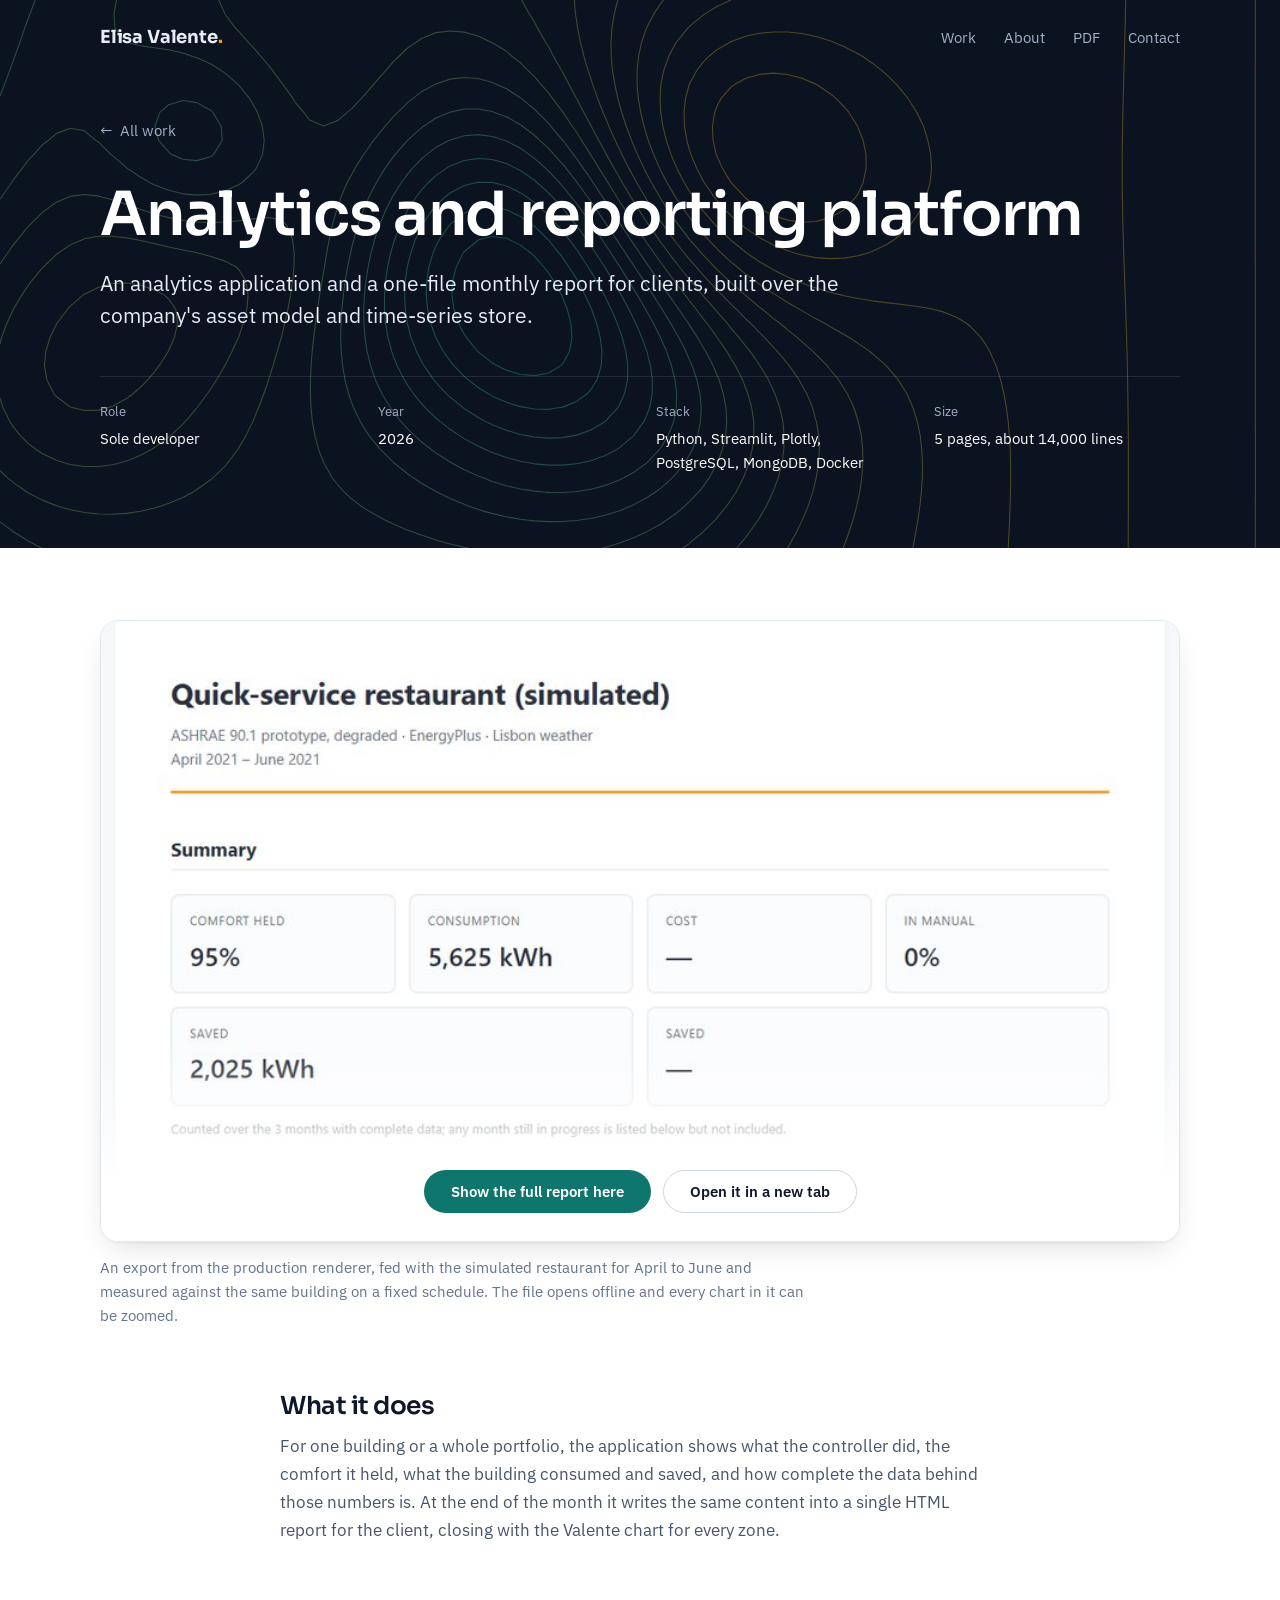
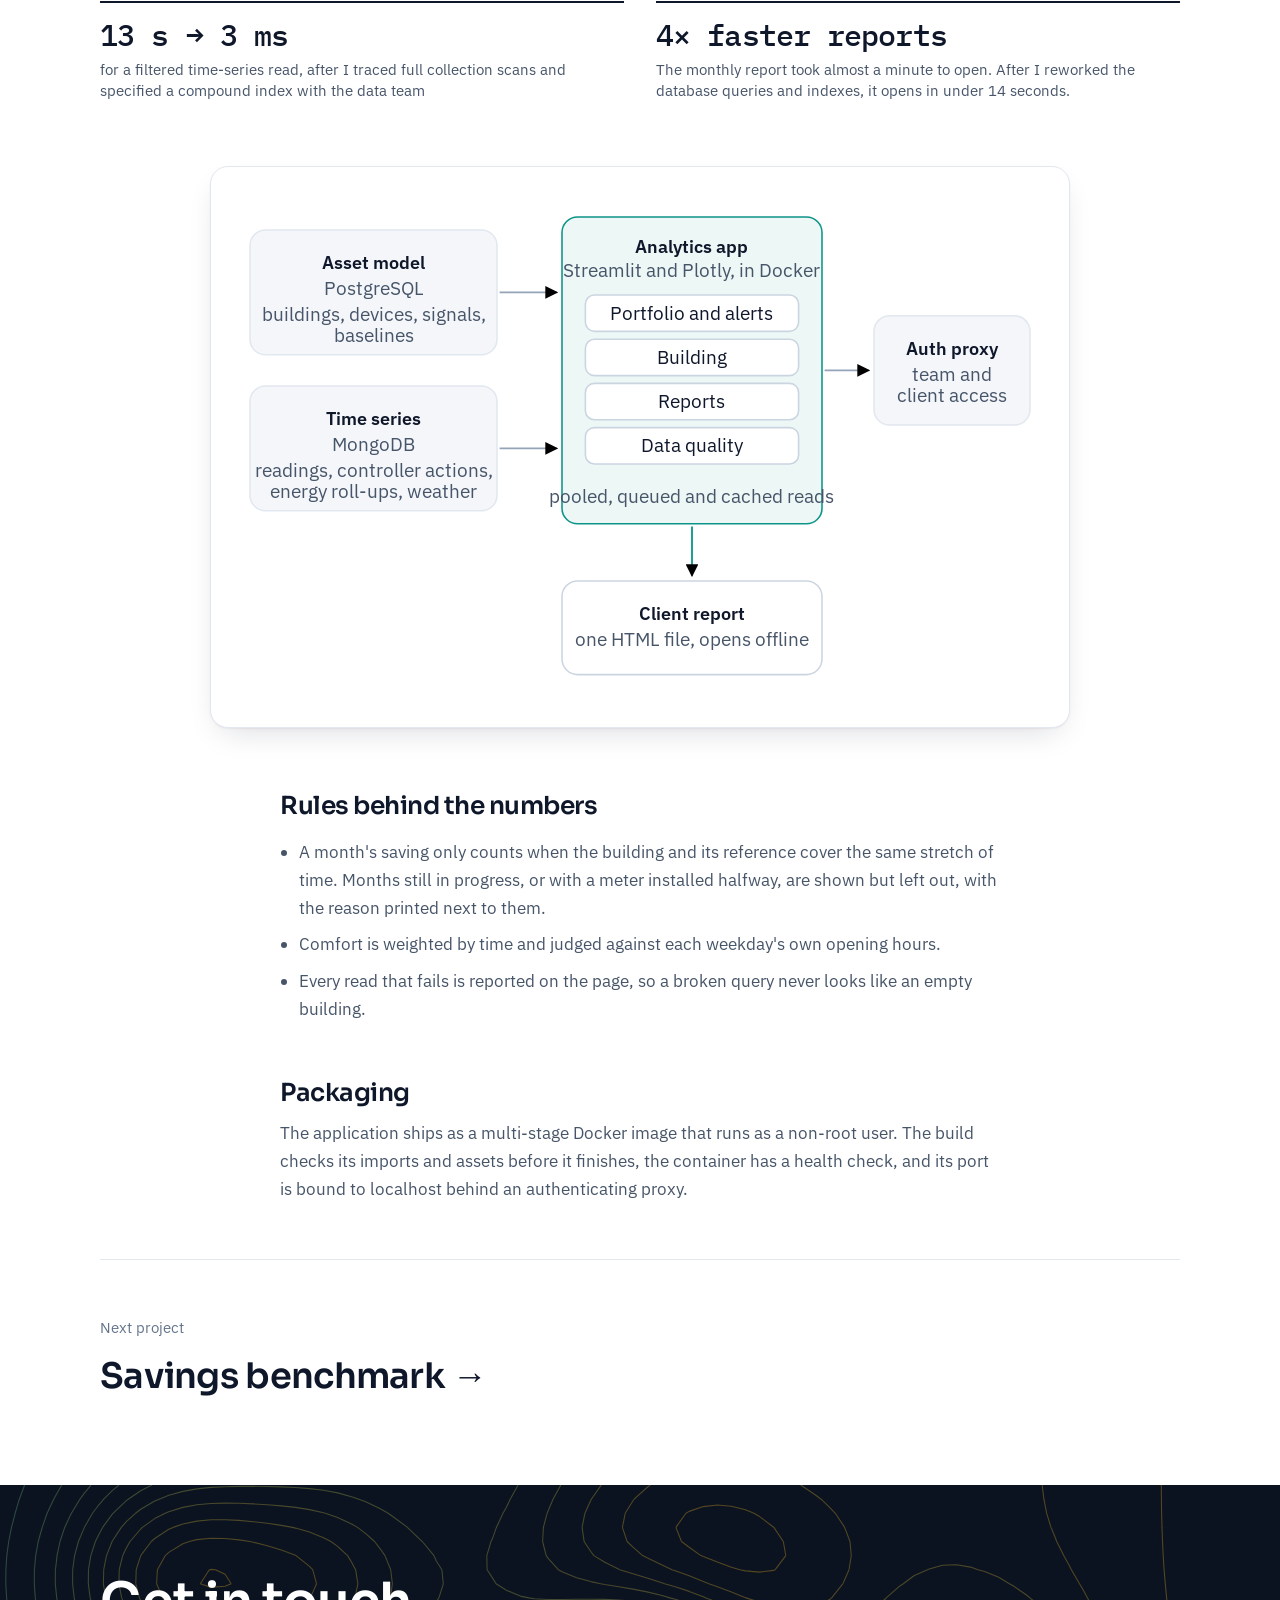
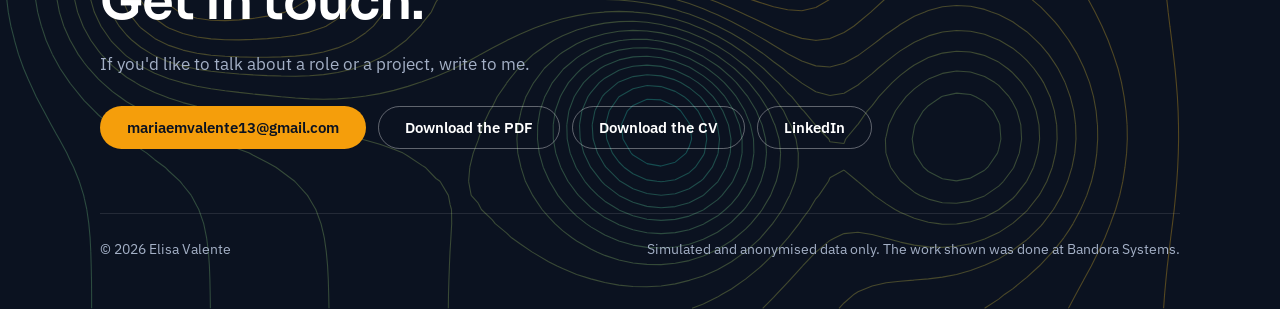
<file: work/reporting.html>
<!doctype html>
<html lang="en">
<head>
  <meta charset="utf-8">
  <meta name="viewport" content="width=device-width, initial-scale=1">
  <title>Reporting Platform · Elisa Valente</title>
  <meta name="description" content="An analytics application and a one-file monthly client report over a building asset model and a time-series store.">
  <link rel="icon" href="data:image/svg+xml,%3Csvg xmlns='http://www.w3.org/2000/svg' viewBox='0 0 32 32'%3E%3Crect width='32' height='32' rx='9' fill='%230b1220'/%3E%3Ctext x='16' y='21.5' font-family='Arial' font-size='14' font-weight='700' text-anchor='middle' fill='%23f59e0b'%3EEV%3C/text%3E%3C/svg%3E">
  <link rel="preconnect" href="https://fonts.googleapis.com">
  <link rel="preconnect" href="https://fonts.gstatic.com" crossorigin>
  <link rel="stylesheet" href="https://fonts.googleapis.com/css2?family=IBM+Plex+Mono:wght@400;500&family=IBM+Plex+Sans:wght@400;500;600&family=Sora:wght@500;600;700&display=swap">
  <link rel="stylesheet" href="../assets/css/site.css?v=2026100604">
  <script type="module" src="../assets/js/isotherms.js?v=2026100604"></script>
</head>
<body>
  <svg width="0" height="0" style="position:absolute" aria-hidden="true"><defs>
    <marker id="arrow" viewBox="0 0 10 10" refX="9" refY="5" markerWidth="7" markerHeight="7" orient="auto-start-reverse"><path d="M0,0 L10,5 L0,10 z" class="arrowhead"/></marker>
    <marker id="arrow-accent" viewBox="0 0 10 10" refX="9" refY="5" markerWidth="7" markerHeight="7" orient="auto-start-reverse"><path d="M0,0 L10,5 L0,10 z" class="arrowhead accent"/></marker>
  </defs></svg>

  <div class="night">
    <svg class="isotherms" aria-hidden="true" data-seed="59"></svg>
    <header class="site-header"><div class="wrap">
      <a class="mark" href="../index.html">Elisa Valente<span>.</span></a>
      <nav class="menu" aria-label="Main"><a href="../index.html#work">Work</a><a href="../index.html#about">About</a><a class="opt" href="../Elisa_Valente_Portfolio.pdf">PDF</a><a href="#contact">Contact</a></nav>
    </div></header>
    <div class="case-hero"><div class="wrap">
      <a class="back" href="../index.html#work">All work</a>
      <h1>Analytics and reporting platform</h1>
      <p class="summary">An analytics application and a one-file monthly report for clients, built over the company's asset model and time-series store.</p>
      <dl class="meta">
        <div><dt>Role</dt><dd>Sole developer</dd></div>
        <div><dt>Year</dt><dd>2026</dd></div>
        <div><dt>Stack</dt><dd>Python, Streamlit, Plotly, PostgreSQL, MongoDB, Docker</dd></div>
        <div><dt>Size</dt><dd>5 pages, about 14,000 lines</dd></div>
      </dl>
    </div></div>
  </div>

  <main class="case"><div class="wrap">
    <figure>
      <div class="report-slot" data-report-slot>
        <img src="../img/report-preview.jpg" alt="First page of the client report: comfort held 95%, consumption 5,625 kWh, saved 2,025 kWh, and monthly consumption against the fixed schedule" width="900" height="983">
        <div class="overlay">
          <button class="btn btn-teal" type="button" data-load-report>Show the full report here</button>
          <a class="btn btn-ghost" href="../report/bandora-4all-demo.html" target="_blank" rel="noopener">Open it in a new tab</a>
        </div>
      </div>
      <figcaption>An export from the production renderer, fed with the simulated restaurant for April to June and measured against the same building on a fixed schedule. The file opens offline and every chart in it can be zoomed.</figcaption>
    </figure>

    <div class="block">
      <h2>What it does</h2>
      <p>For one building or a whole portfolio, the application shows what the controller did, the comfort it held, what the building consumed and saved, and how complete the data behind those numbers is. At the end of the month it writes the same content into a single HTML report for the client, closing with the Valente chart for every zone.</p>
    </div>

    <div class="numbers">
      <div><span class="num">13 s → 3 ms</span><span class="what">for a filtered time-series read, after I traced full collection scans and specified a compound index with the data team</span></div>
      <div><span class="num">4× faster reports</span><span class="what">The monthly report took almost a minute to open. After I reworked the database queries and indexes, it opens in under 14 seconds.</span></div>
    </div>

    <figure class="panel" style="max-width:860px">
      <div class="scroll-x">
        <svg class="diagram" viewBox="0 0 620 400" style="min-width:520px" role="img" aria-label="An asset model in PostgreSQL and a time-series store in MongoDB feed the analytics application in a Docker container, which sits behind an authenticating proxy and writes the client report.">
          <g font-size="13.5">
            <rect class="box soft" x="10" y="30" width="190" height="96" rx="12"/>
            <text x="105" y="60" text-anchor="middle" font-weight="600">Asset model</text>
            <text x="105" y="80" text-anchor="middle" class="sub" font-size="12">PostgreSQL</text>
            <text x="105" y="100" text-anchor="middle" class="sub" font-size="12">buildings, devices, signals,</text>
            <text x="105" y="116" text-anchor="middle" class="sub" font-size="12">baselines</text>
            <rect class="box soft" x="10" y="150" width="190" height="96" rx="12"/>
            <text x="105" y="180" text-anchor="middle" font-weight="600">Time series</text>
            <text x="105" y="200" text-anchor="middle" class="sub" font-size="12">MongoDB</text>
            <text x="105" y="220" text-anchor="middle" class="sub" font-size="12">readings, controller actions,</text>
            <text x="105" y="236" text-anchor="middle" class="sub" font-size="12">energy roll-ups, weather</text>
            <rect class="box accent" x="250" y="20" width="200" height="236" rx="12"/>
            <text x="350" y="48" text-anchor="middle" font-weight="600">Analytics app</text>
            <text x="350" y="66" text-anchor="middle" class="sub" font-size="12">Streamlit and Plotly, in Docker</text>
            <g font-size="12.5" class="sub">
              <rect class="box" x="268" y="80" width="164" height="28" rx="7"/><text x="350" y="99" text-anchor="middle">Portfolio and alerts</text>
              <rect class="box" x="268" y="114" width="164" height="28" rx="7"/><text x="350" y="133" text-anchor="middle">Building</text>
              <rect class="box" x="268" y="148" width="164" height="28" rx="7"/><text x="350" y="167" text-anchor="middle">Reports</text>
              <rect class="box" x="268" y="182" width="164" height="28" rx="7"/><text x="350" y="201" text-anchor="middle">Data quality</text>
            </g>
            <text x="350" y="240" text-anchor="middle" class="sub" font-size="11.5">pooled, queued and cached reads</text>
            <rect class="box soft" x="490" y="96" width="120" height="84" rx="12"/>
            <text x="550" y="126" text-anchor="middle" font-weight="600">Auth proxy</text>
            <text x="550" y="146" text-anchor="middle" class="sub" font-size="12">team and</text>
            <text x="550" y="162" text-anchor="middle" class="sub" font-size="12">client access</text>
            <rect class="box" x="250" y="300" width="200" height="72" rx="12"/>
            <text x="350" y="330" text-anchor="middle" font-weight="600">Client report</text>
            <text x="350" y="350" text-anchor="middle" class="sub" font-size="12">one HTML file, opens offline</text>
            <path class="edge" d="M202 78 H246" marker-end="url(#arrow)"/>
            <path class="edge" d="M202 198 H246" marker-end="url(#arrow)"/>
            <path class="edge" d="M452 138 H486" marker-end="url(#arrow)"/>
            <path class="edge accent" d="M350 258 V296" marker-end="url(#arrow-accent)"/>
          </g>
        </svg>
      </div>
    </figure>

    <div class="block">
      <h2>Rules behind the numbers</h2>
      <ul>
        <li>A month's saving only counts when the building and its reference cover the same stretch of time. Months still in progress, or with a meter installed halfway, are shown but left out, with the reason printed next to them.</li>
        <li>Comfort is weighted by time and judged against each weekday's own opening hours.</li>
        <li>Every read that fails is reported on the page, so a broken query never looks like an empty building.</li>
      </ul>
    </div>

    <div class="block">
      <h2>Packaging</h2>
      <p>The application ships as a multi-stage Docker image that runs as a non-root user. The build checks its imports and assets before it finishes, the container has a health check, and its port is bound to localhost behind an authenticating proxy.</p>
    </div>

    <a class="next" href="benchmark.html"><span>Next project</span><strong>Savings benchmark →</strong></a>
  </div></main>

  <footer class="night site-footer" id="contact">
    <svg class="isotherms" aria-hidden="true" data-seed="23"></svg>
    <div class="wrap" style="position:relative">
      <h2>Get in touch.</h2>
      <p>If you'd like to talk about a role or a project, write to me.</p>
      <div class="actions">
        <a class="btn btn-amber" href="mailto:mariaemvalente13@gmail.com">mariaemvalente13@gmail.com</a>
        <a class="btn btn-ghost-light" href="../Elisa_Valente_Portfolio.pdf">Download the PDF</a>
        <a class="btn btn-ghost-light" href="../Elisa_Valente_CV.pdf">Download the CV</a>
        <a class="btn btn-ghost-light" href="https://www.linkedin.com/in/elisavalente">LinkedIn</a>
      </div>
      <div class="fine"><span>© 2026 Elisa Valente</span><span>Simulated and anonymised data only. The work shown was done at Bandora Systems.</span></div>
    </div>
  </footer>

  <script>
    // The report is 5.8 MB, so it loads only when asked for.
    document.querySelector("[data-load-report]").addEventListener("click", () => {
      const frame = document.createElement("iframe");
      frame.className = "report-frame";
      frame.title = "Client report, simulated quick-service restaurant, April to June";
      frame.src = "../report/bandora-4all-demo.html";
      document.querySelector("[data-report-slot]").replaceWith(frame);
    });
  </script>
</body>
</html>
</file>
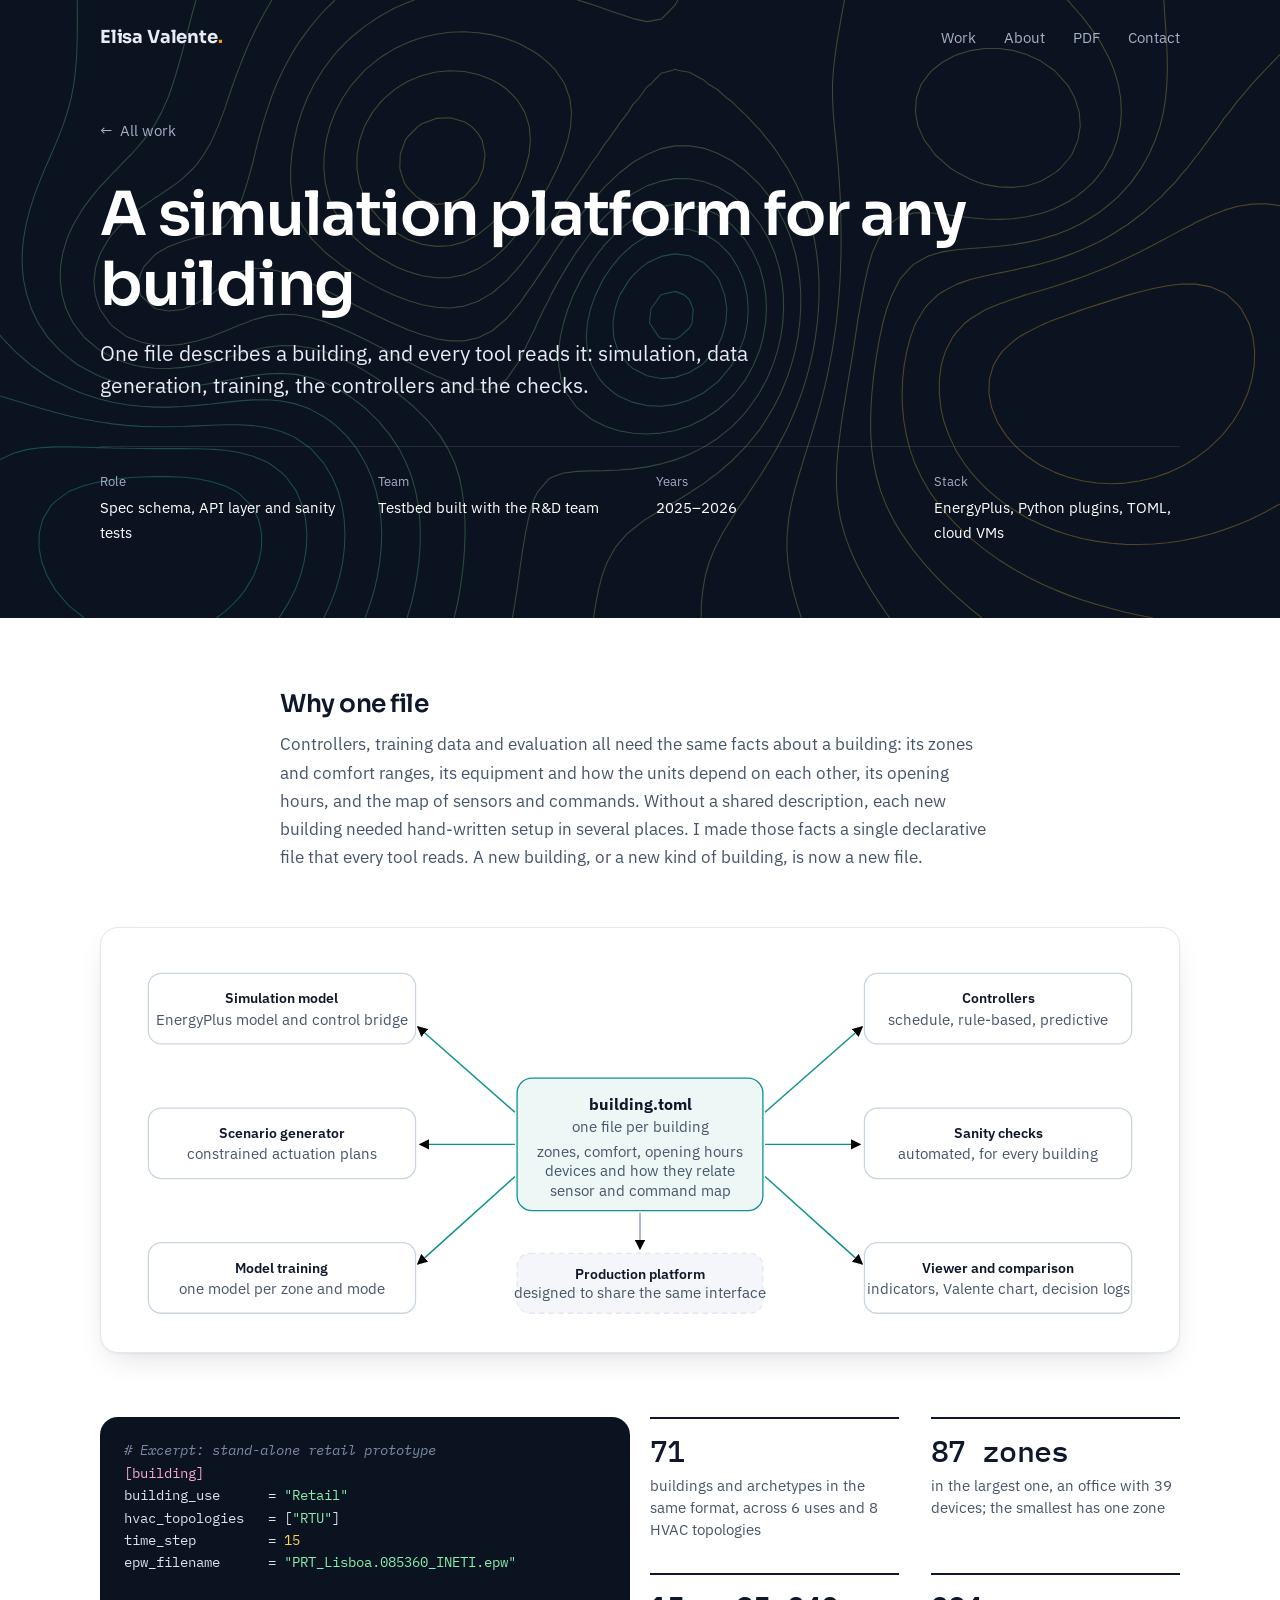
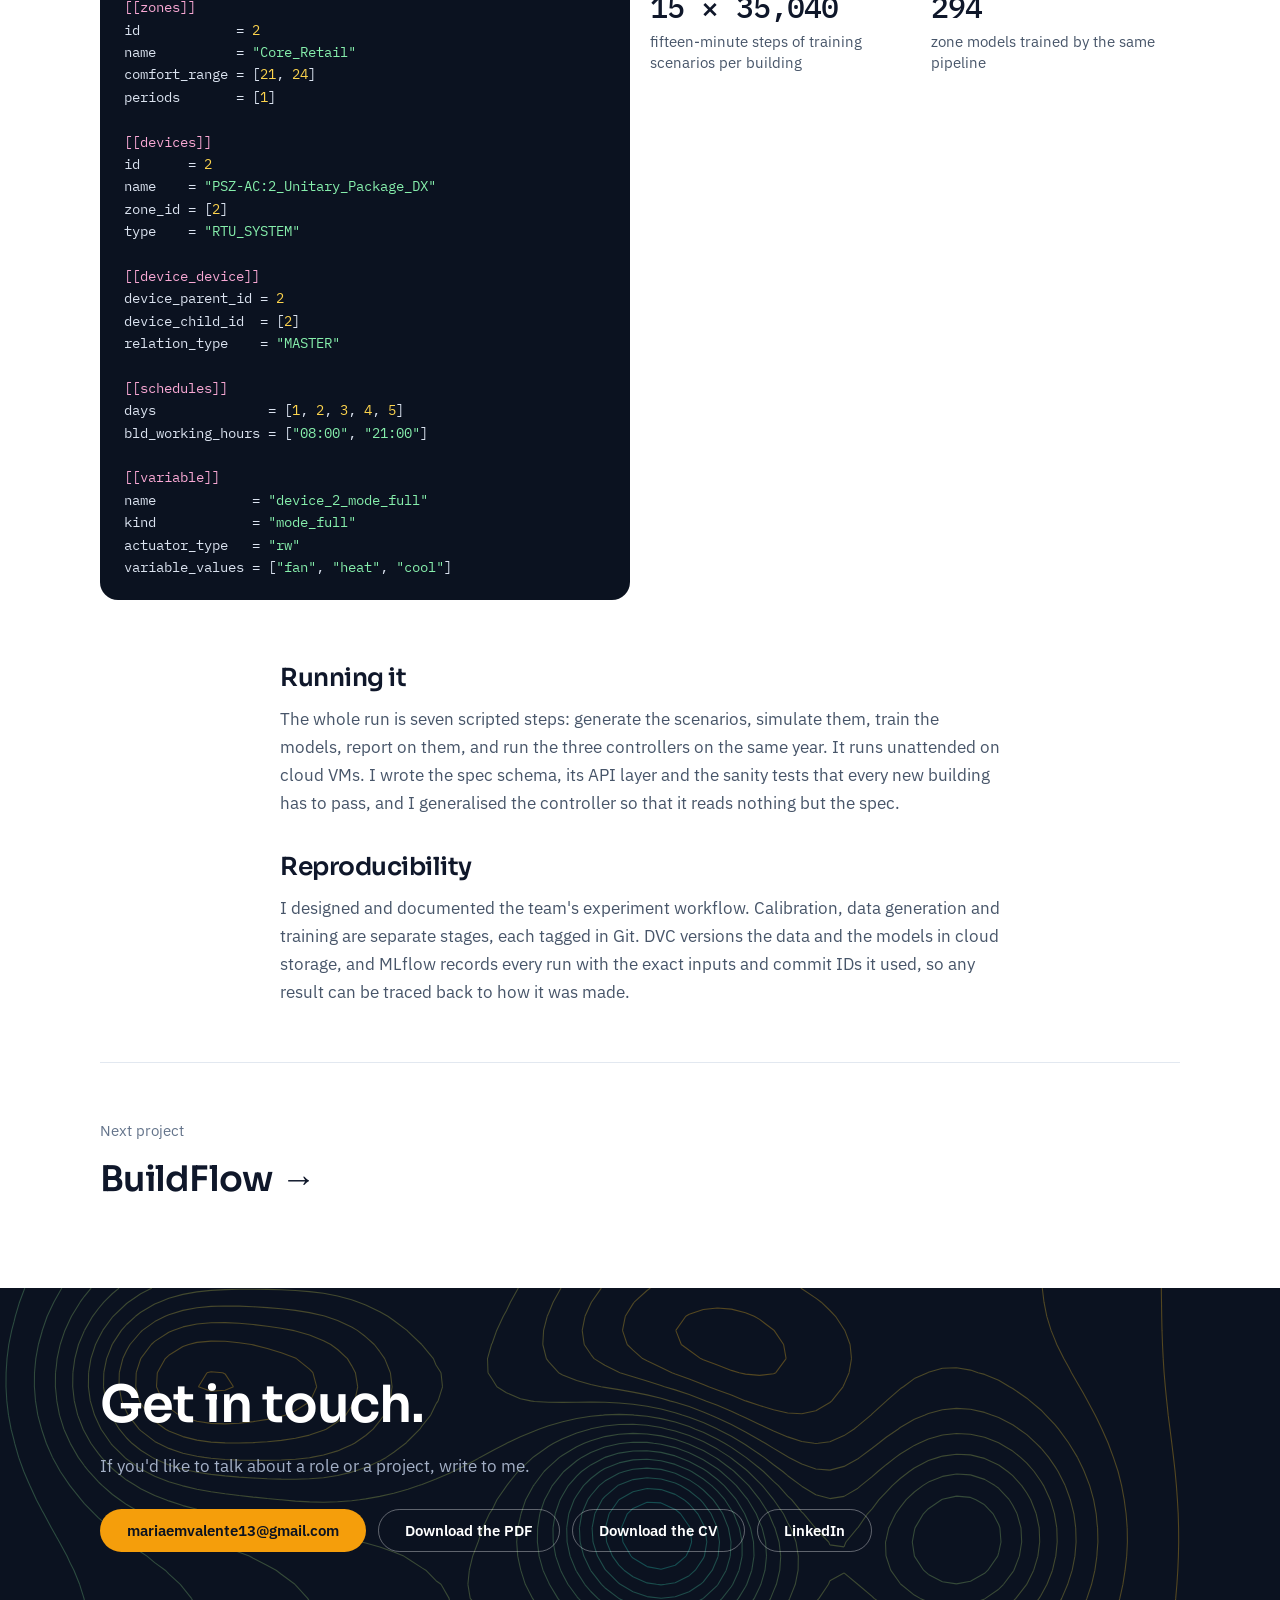
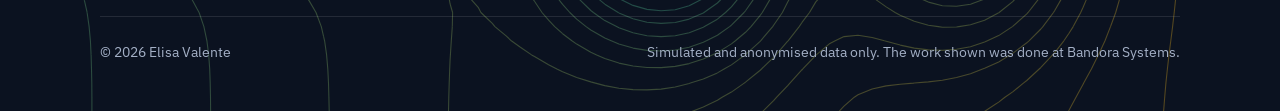
<file: work/simulation.html>
<!doctype html>
<html lang="en">
<head>
  <meta charset="utf-8">
  <meta name="viewport" content="width=device-width, initial-scale=1">
  <title>Simulation Platform · Elisa Valente</title>
  <meta name="description" content="One declarative building description that every simulation, training and control tool reads.">
  <link rel="icon" href="data:image/svg+xml,%3Csvg xmlns='http://www.w3.org/2000/svg' viewBox='0 0 32 32'%3E%3Crect width='32' height='32' rx='9' fill='%230b1220'/%3E%3Ctext x='16' y='21.5' font-family='Arial' font-size='14' font-weight='700' text-anchor='middle' fill='%23f59e0b'%3EEV%3C/text%3E%3C/svg%3E">
  <link rel="preconnect" href="https://fonts.googleapis.com">
  <link rel="preconnect" href="https://fonts.gstatic.com" crossorigin>
  <link rel="stylesheet" href="https://fonts.googleapis.com/css2?family=IBM+Plex+Mono:wght@400;500&family=IBM+Plex+Sans:wght@400;500;600&family=Sora:wght@500;600;700&display=swap">
  <link rel="stylesheet" href="../assets/css/site.css?v=2026100604">
  <script type="module" src="../assets/js/isotherms.js?v=2026100604"></script>
</head>
<body>
  <svg width="0" height="0" style="position:absolute" aria-hidden="true"><defs>
    <marker id="arrow" viewBox="0 0 10 10" refX="9" refY="5" markerWidth="7" markerHeight="7" orient="auto-start-reverse"><path d="M0,0 L10,5 L0,10 z" class="arrowhead"/></marker>
    <marker id="arrow-accent" viewBox="0 0 10 10" refX="9" refY="5" markerWidth="7" markerHeight="7" orient="auto-start-reverse"><path d="M0,0 L10,5 L0,10 z" class="arrowhead accent"/></marker>
  </defs></svg>

  <div class="night">
    <svg class="isotherms" aria-hidden="true" data-seed="73"></svg>
    <header class="site-header"><div class="wrap">
      <a class="mark" href="../index.html">Elisa Valente<span>.</span></a>
      <nav class="menu" aria-label="Main"><a href="../index.html#work">Work</a><a href="../index.html#about">About</a><a class="opt" href="../Elisa_Valente_Portfolio.pdf">PDF</a><a href="#contact">Contact</a></nav>
    </div></header>
    <div class="case-hero"><div class="wrap">
      <a class="back" href="../index.html#work">All work</a>
      <h1>A simulation platform for any building</h1>
      <p class="summary">One file describes a building, and every tool reads it: simulation, data generation, training, the controllers and the checks.</p>
      <dl class="meta">
        <div><dt>Role</dt><dd>Spec schema, API layer and sanity tests</dd></div>
        <div><dt>Team</dt><dd>Testbed built with the R&amp;D team</dd></div>
        <div><dt>Years</dt><dd>2025–2026</dd></div>
        <div><dt>Stack</dt><dd>EnergyPlus, Python plugins, TOML, cloud VMs</dd></div>
      </dl>
    </div></div>
  </div>

  <main class="case"><div class="wrap">
    <div class="block">
      <h2>Why one file</h2>
      <p>Controllers, training data and evaluation all need the same facts about a building: its zones and comfort ranges, its equipment and how the units depend on each other, its opening hours, and the map of sensors and commands. Without a shared description, each new building needed hand-written setup in several places. I made those facts a single declarative file that every tool reads. A new building, or a new kind of building, is now a new file.</p>
    </div>

    <figure class="panel">
      <div class="scroll-x">
        <svg class="diagram" viewBox="0 0 960 360" style="min-width:700px" role="img" aria-label="The building spec at the centre, read by the simulation model, the scenario generator, model training, the controllers, the sanity checks and the viewer; the production platform is designed to share the same interface.">
          <g font-size="13.5">
            <rect class="box accent" x="365" y="118" width="230" height="124" rx="14"/>
            <text x="480" y="148" text-anchor="middle" font-weight="700" font-size="15">building.toml</text>
            <text x="480" y="168" text-anchor="middle" class="sub" font-size="12">one file per building</text>
            <text x="480" y="192" text-anchor="middle" class="sub" font-size="12">zones, comfort, opening hours</text>
            <text x="480" y="210" text-anchor="middle" class="sub" font-size="12">devices and how they relate</text>
            <text x="480" y="228" text-anchor="middle" class="sub" font-size="12">sensor and command map</text>
            <rect class="box" x="20" y="20" width="250" height="66" rx="12"/>
            <text x="145" y="48" text-anchor="middle" font-weight="600">Simulation model</text>
            <text x="145" y="68" text-anchor="middle" class="sub" font-size="12">EnergyPlus model and control bridge</text>
            <rect class="box" x="20" y="146" width="250" height="66" rx="12"/>
            <text x="145" y="174" text-anchor="middle" font-weight="600">Scenario generator</text>
            <text x="145" y="194" text-anchor="middle" class="sub" font-size="12">constrained actuation plans</text>
            <rect class="box" x="20" y="272" width="250" height="66" rx="12"/>
            <text x="145" y="300" text-anchor="middle" font-weight="600">Model training</text>
            <text x="145" y="320" text-anchor="middle" class="sub" font-size="12">one model per zone and mode</text>
            <rect class="box" x="690" y="20" width="250" height="66" rx="12"/>
            <text x="815" y="48" text-anchor="middle" font-weight="600">Controllers</text>
            <text x="815" y="68" text-anchor="middle" class="sub" font-size="12">schedule, rule-based, predictive</text>
            <rect class="box" x="690" y="146" width="250" height="66" rx="12"/>
            <text x="815" y="174" text-anchor="middle" font-weight="600">Sanity checks</text>
            <text x="815" y="194" text-anchor="middle" class="sub" font-size="12">automated, for every building</text>
            <rect class="box" x="690" y="272" width="250" height="66" rx="12"/>
            <text x="815" y="300" text-anchor="middle" font-weight="600">Viewer and comparison</text>
            <text x="815" y="320" text-anchor="middle" class="sub" font-size="12">indicators, Valente chart, decision logs</text>
            <path class="edge accent" d="M363 150 L272 70" marker-end="url(#arrow-accent)"/>
            <path class="edge accent" d="M363 180 H274" marker-end="url(#arrow-accent)"/>
            <path class="edge accent" d="M363 210 L272 292" marker-end="url(#arrow-accent)"/>
            <path class="edge accent" d="M597 150 L688 70" marker-end="url(#arrow-accent)"/>
            <path class="edge accent" d="M597 180 H686" marker-end="url(#arrow-accent)"/>
            <path class="edge accent" d="M597 210 L688 292" marker-end="url(#arrow-accent)"/>
            <rect class="box soft" x="365" y="282" width="230" height="56" rx="12" stroke-dasharray="5 4"/>
            <text x="480" y="306" text-anchor="middle" font-weight="600">Production platform</text>
            <text x="480" y="324" text-anchor="middle" class="sub" font-size="12">designed to share the same interface</text>
            <path class="edge" d="M480 244 V278" marker-end="url(#arrow)"/>
          </g>
        </svg>
      </div>
    </figure>

    <div class="pair" style="max-width:var(--wide);margin:0 auto 64px;align-items:start">
      <pre class="code" aria-label="Excerpt of a building spec"><span class="tok-c"># Excerpt: stand-alone retail prototype</span>
<span class="tok-k">[building]</span>
building_use      = <span class="tok-s">"Retail"</span>
hvac_topologies   = [<span class="tok-s">"RTU"</span>]
time_step         = <span class="tok-n">15</span>
epw_filename      = <span class="tok-s">"PRT_Lisboa.085360_INETI.epw"</span>

<span class="tok-k">[[zones]]</span>
id            = <span class="tok-n">2</span>
name          = <span class="tok-s">"Core_Retail"</span>
comfort_range = [<span class="tok-n">21</span>, <span class="tok-n">24</span>]
periods       = [<span class="tok-n">1</span>]

<span class="tok-k">[[devices]]</span>
id      = <span class="tok-n">2</span>
name    = <span class="tok-s">"PSZ-AC:2_Unitary_Package_DX"</span>
zone_id = [<span class="tok-n">2</span>]
type    = <span class="tok-s">"RTU_SYSTEM"</span>

<span class="tok-k">[[device_device]]</span>
device_parent_id = <span class="tok-n">2</span>
device_child_id  = [<span class="tok-n">2</span>]
relation_type    = <span class="tok-s">"MASTER"</span>

<span class="tok-k">[[schedules]]</span>
days              = [<span class="tok-n">1</span>, <span class="tok-n">2</span>, <span class="tok-n">3</span>, <span class="tok-n">4</span>, <span class="tok-n">5</span>]
bld_working_hours = [<span class="tok-s">"08:00"</span>, <span class="tok-s">"21:00"</span>]

<span class="tok-k">[[variable]]</span>
name            = <span class="tok-s">"device_2_mode_full"</span>
kind            = <span class="tok-s">"mode_full"</span>
actuator_type   = <span class="tok-s">"rw"</span>
variable_values = [<span class="tok-s">"fan"</span>, <span class="tok-s">"heat"</span>, <span class="tok-s">"cool"</span>]</pre>
      <div class="numbers" style="grid-template-columns:1fr 1fr;margin:0">
        <div><span class="num">71</span><span class="what">buildings and archetypes in the same format, across 6 uses and 8 HVAC topologies</span></div>
        <div><span class="num">87 zones</span><span class="what">in the largest one, an office with 39 devices; the smallest has one zone</span></div>
        <div><span class="num">15 × 35,040</span><span class="what">fifteen-minute steps of training scenarios per building</span></div>
        <div><span class="num">294</span><span class="what">zone models trained by the same pipeline</span></div>
      </div>
    </div>

    <div class="block">
      <h2>Running it</h2>
      <p>The whole run is seven scripted steps: generate the scenarios, simulate them, train the models, report on them, and run the three controllers on the same year. It runs unattended on cloud VMs. I wrote the spec schema, its API layer and the sanity tests that every new building has to pass, and I generalised the controller so that it reads nothing but the spec.</p>
      <h2 style="margin-top:36px">Reproducibility</h2>
      <p>I designed and documented the team's experiment workflow. Calibration, data generation and training are separate stages, each tagged in Git. DVC versions the data and the models in cloud storage, and MLflow records every run with the exact inputs and commit IDs it used, so any result can be traced back to how it was made.</p>
    </div>

    <a class="next" href="buildflow.html"><span>Next project</span><strong>BuildFlow →</strong></a>
  </div></main>

  <footer class="night site-footer" id="contact">
    <svg class="isotherms" aria-hidden="true" data-seed="23"></svg>
    <div class="wrap" style="position:relative">
      <h2>Get in touch.</h2>
      <p>If you'd like to talk about a role or a project, write to me.</p>
      <div class="actions">
        <a class="btn btn-amber" href="mailto:mariaemvalente13@gmail.com">mariaemvalente13@gmail.com</a>
        <a class="btn btn-ghost-light" href="../Elisa_Valente_Portfolio.pdf">Download the PDF</a>
        <a class="btn btn-ghost-light" href="../Elisa_Valente_CV.pdf">Download the CV</a>
        <a class="btn btn-ghost-light" href="https://www.linkedin.com/in/elisavalente">LinkedIn</a>
      </div>
      <div class="fine"><span>© 2026 Elisa Valente</span><span>Simulated and anonymised data only. The work shown was done at Bandora Systems.</span></div>
    </div>
  </footer>
</body>
</html>
</file>
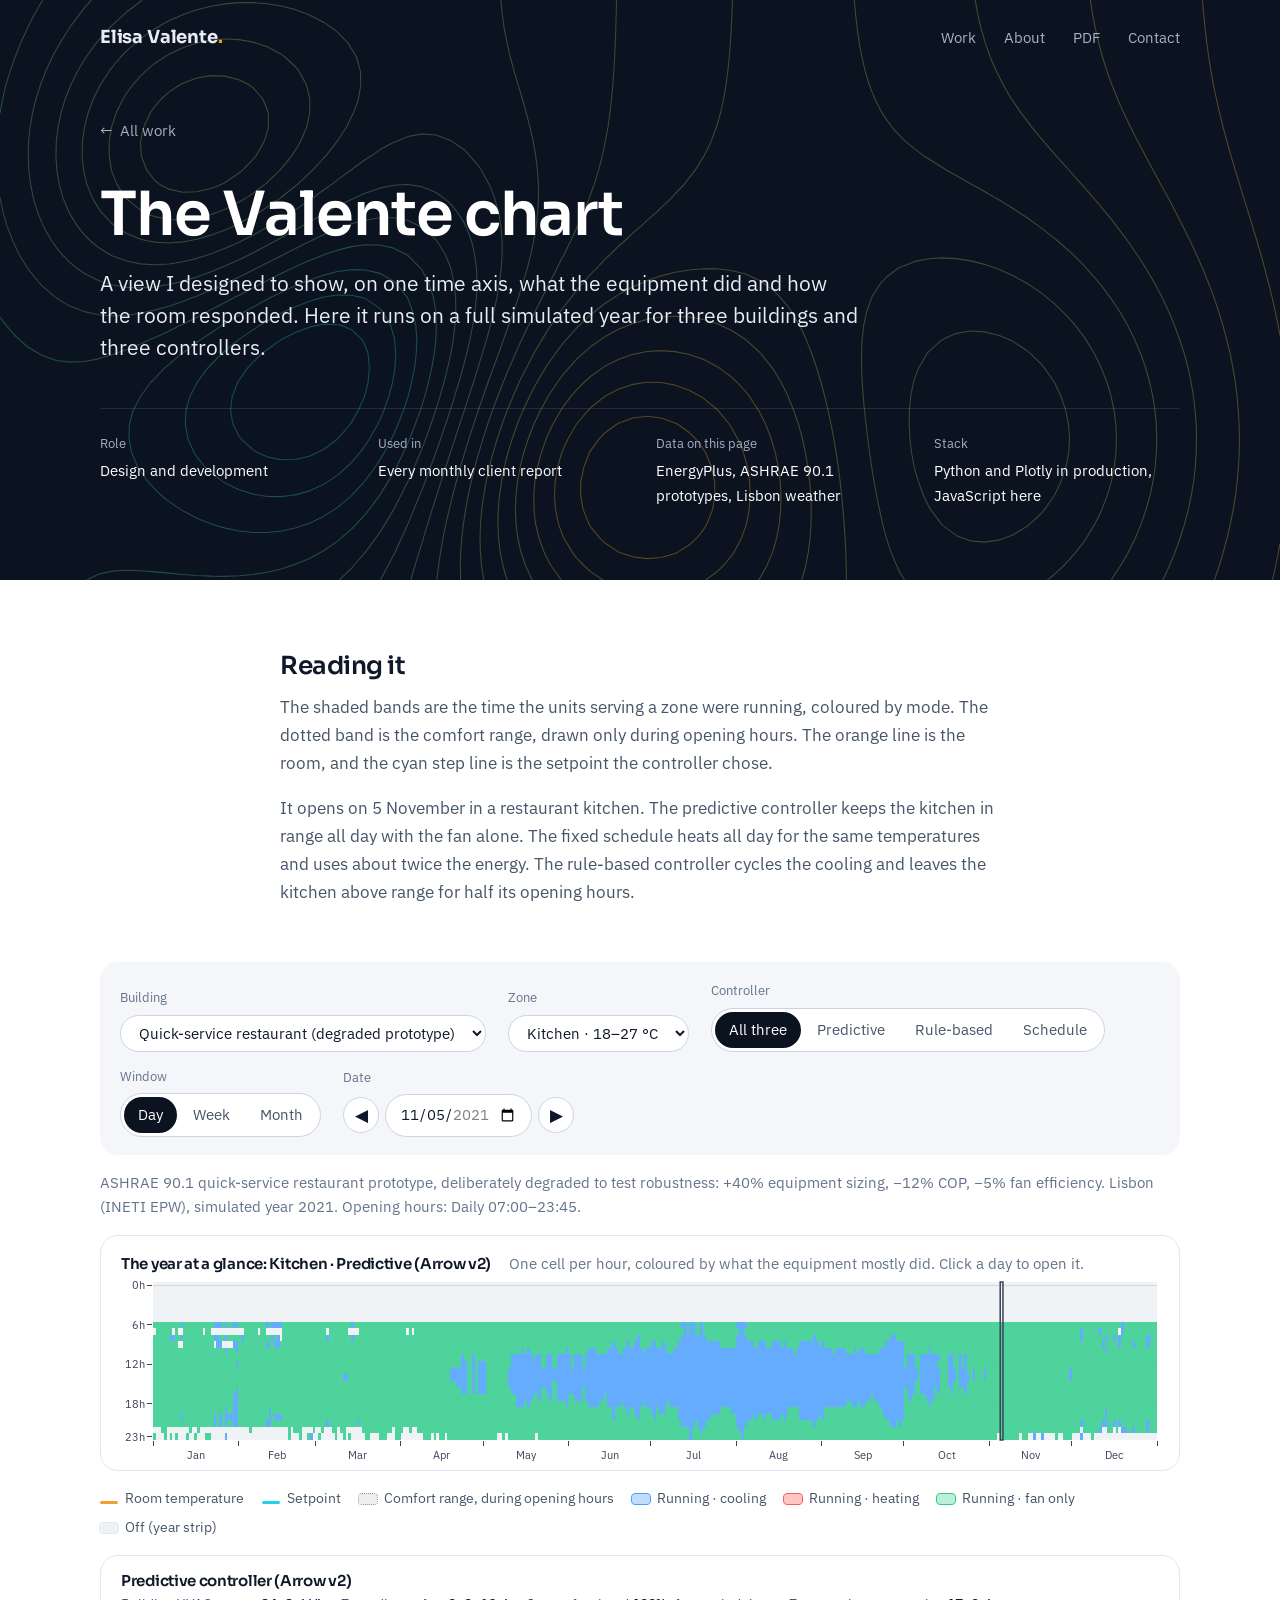
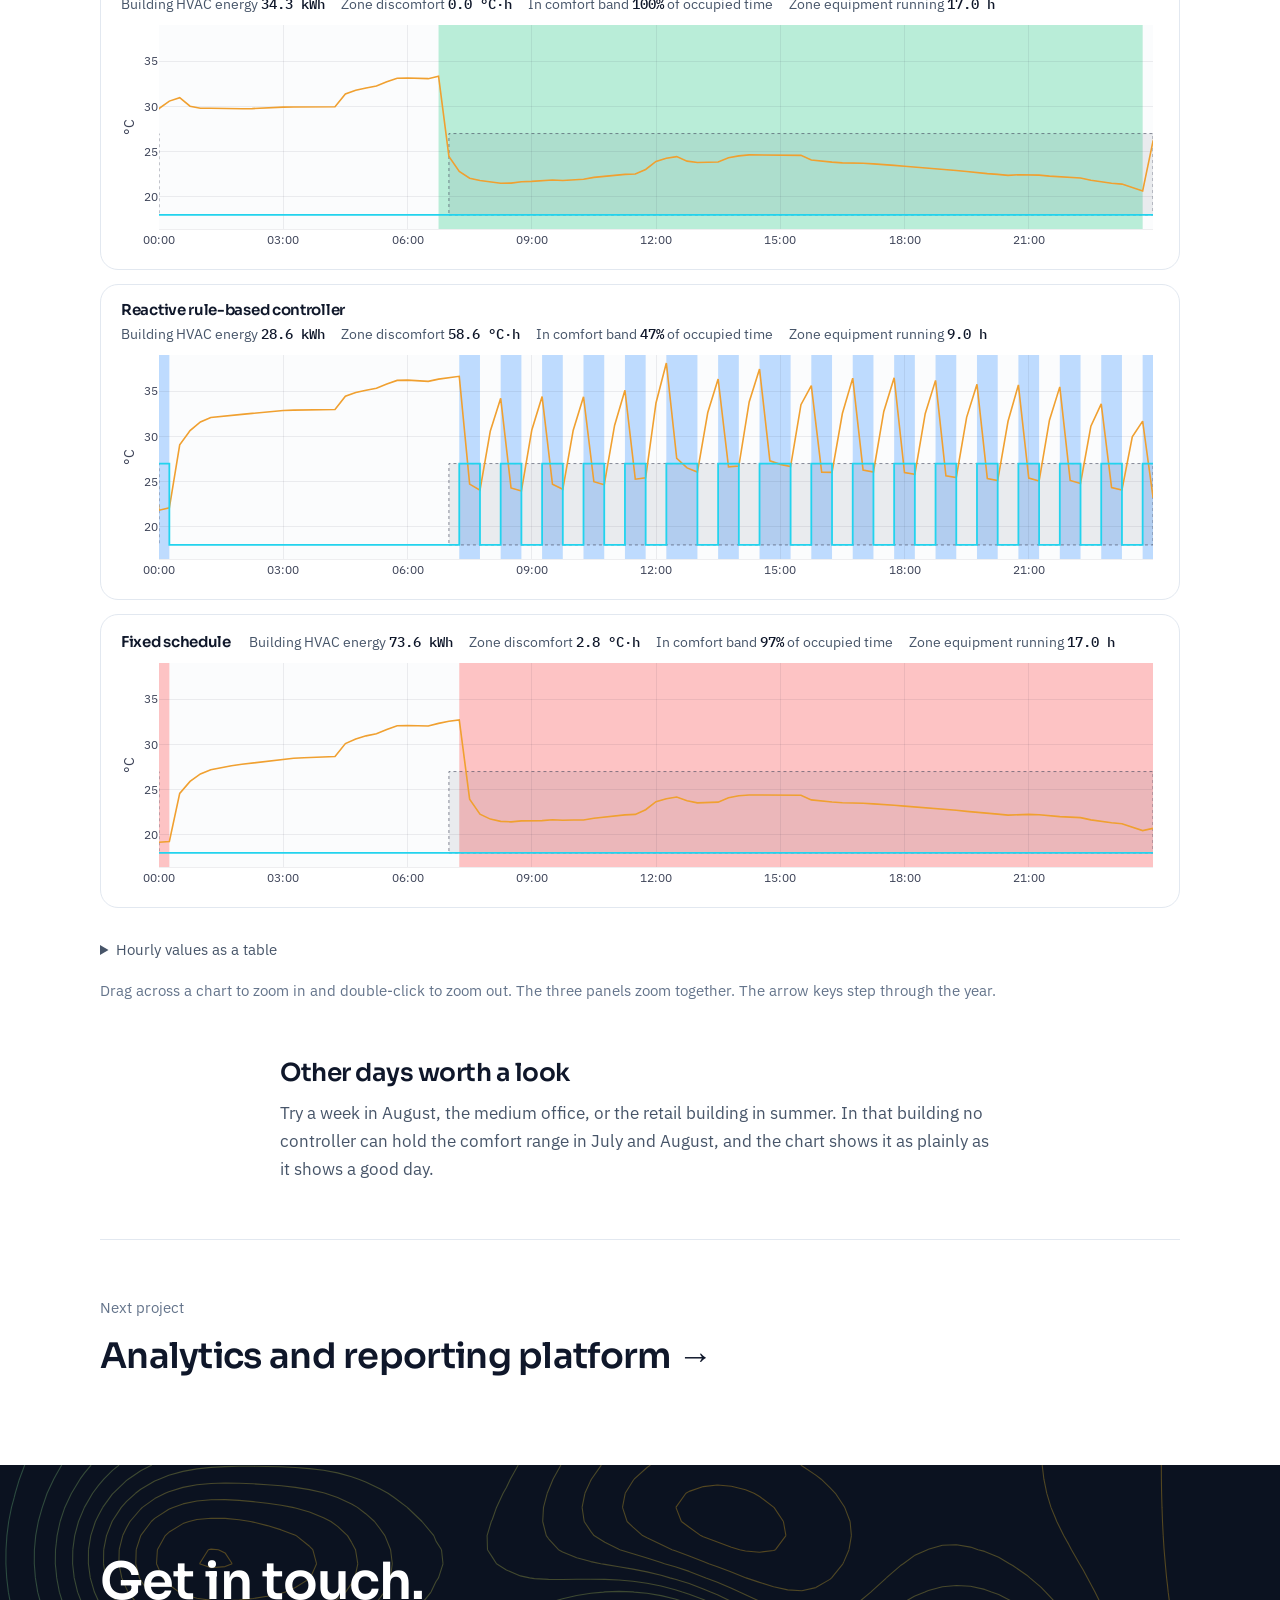
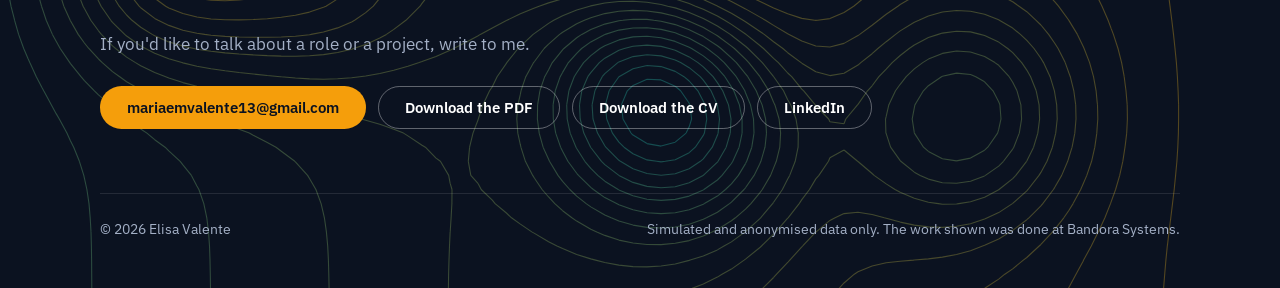
<file: work/valente.html>
<!doctype html>
<html lang="en">
<head>
  <meta charset="utf-8">
  <meta name="viewport" content="width=device-width, initial-scale=1">
  <title>The Valente Chart · Elisa Valente</title>
  <meta name="description" content="Explore a full simulated year of HVAC control, day by day, under a predictive controller, a rule-based controller and a fixed schedule.">
  <link rel="icon" href="data:image/svg+xml,%3Csvg xmlns='http://www.w3.org/2000/svg' viewBox='0 0 32 32'%3E%3Crect width='32' height='32' rx='9' fill='%230b1220'/%3E%3Ctext x='16' y='21.5' font-family='Arial' font-size='14' font-weight='700' text-anchor='middle' fill='%23f59e0b'%3EEV%3C/text%3E%3C/svg%3E">
  <link rel="preconnect" href="https://fonts.googleapis.com">
  <link rel="preconnect" href="https://fonts.gstatic.com" crossorigin>
  <link rel="stylesheet" href="https://fonts.googleapis.com/css2?family=IBM+Plex+Mono:wght@400;500&family=IBM+Plex+Sans:wght@400;500;600&family=Sora:wght@500;600;700&display=swap">
  <link rel="stylesheet" href="../assets/css/site.css?v=2026100604">
  <script src="../assets/vendor/plotly.min.js" defer></script>
  <script type="module" src="../assets/js/isotherms.js?v=2026100604"></script>
  <script type="module" src="../assets/js/explorer.js?v=2026100604"></script>
</head>
<body>
  <div class="night">
    <svg class="isotherms" aria-hidden="true" data-seed="47"></svg>
    <header class="site-header"><div class="wrap">
      <a class="mark" href="../index.html">Elisa Valente<span>.</span></a>
      <nav class="menu" aria-label="Main"><a href="../index.html#work">Work</a><a href="../index.html#about">About</a><a class="opt" href="../Elisa_Valente_Portfolio.pdf">PDF</a><a href="#contact">Contact</a></nav>
    </div></header>
    <div class="case-hero"><div class="wrap">
      <a class="back" href="../index.html#work">All work</a>
      <h1>The Valente chart</h1>
      <p class="summary">A view I designed to show, on one time axis, what the equipment did and how the room responded. Here it runs on a full simulated year for three buildings and three controllers.</p>
      <dl class="meta">
        <div><dt>Role</dt><dd>Design and development</dd></div>
        <div><dt>Used in</dt><dd>Every monthly client report</dd></div>
        <div><dt>Data on this page</dt><dd>EnergyPlus, ASHRAE 90.1 prototypes, Lisbon weather</dd></div>
        <div><dt>Stack</dt><dd>Python and Plotly in production, JavaScript here</dd></div>
      </dl>
    </div></div>
  </div>

  <main class="case"><div class="wrap">
    <div class="block">
      <h2>Reading it</h2>
      <p>The shaded bands are the time the units serving a zone were running, coloured by mode. The dotted band is the comfort range, drawn only during opening hours. The orange line is the room, and the cyan step line is the setpoint the controller chose.</p>
      <p>It opens on 5 November in a restaurant kitchen. The predictive controller keeps the kitchen in range all day with the fan alone. The fixed schedule heats all day for the same temperatures and uses about twice the energy. The rule-based controller cycles the cooling and leaves the kitchen above range for half its opening hours.</p>
    </div>

    <div class="explorer" data-explorer data-sync-url data-base="../data/valente/"
         data-building="quick_service_restaurant_modified" data-zone="2" data-date="2021-11-05"
         data-controller="compare" data-span="day"
         data-buildings='[{"id":"quick_service_restaurant_modified","label":"Quick-service restaurant (degraded prototype)"},{"id":"medium_office","label":"Medium office (ASHRAE prototype)"},{"id":"stand_alone_retail","label":"Stand-alone retail (ASHRAE prototype)"}]'
         style="max-width:var(--wide);margin:0 auto 56px">
      <div class="controls" role="group" aria-label="Chart controls">
        <label class="control"><span>Building</span><select data-building></select></label>
        <label class="control"><span>Zone</span><select data-zone></select></label>
        <div class="control"><span>Controller</span>
          <div class="seg" data-controller>
            <button type="button" data-value="compare">All three</button>
            <button type="button" data-value="arrow">Predictive</button>
            <button type="button" data-value="reactive">Rule-based</button>
            <button type="button" data-value="schedule">Schedule</button>
          </div>
        </div>
        <div class="control"><span>Window</span>
          <div class="seg" data-span>
            <button type="button" data-value="day">Day</button>
            <button type="button" data-value="week">Week</button>
            <button type="button" data-value="month">Month</button>
          </div>
        </div>
        <div class="control"><span>Date</span>
          <div class="stepper">
            <button type="button" data-prev aria-label="Previous">◀</button>
            <input type="date" data-date aria-label="Date">
            <button type="button" data-next aria-label="Next">▶</button>
          </div>
        </div>
      </div>
      <p class="note" data-building-note></p>
      <div class="vc-panel">
        <div class="vc-head"><h4>The year at a glance: <span data-year-title></span></h4>
          <span class="note">One cell per hour, coloured by what the equipment mostly did. Click a day to open it.</span></div>
        <div class="vc-year" data-year></div>
      </div>
      <div class="legend-modes" data-legend aria-label="Legend"></div>
      <div data-panels></div>
      <details class="data"><summary>Hourly values as a table</summary><div class="table-wrap" data-table></div></details>
      <p class="note">Drag across a chart to zoom in and double-click to zoom out. The three panels zoom together. The arrow keys step through the year.</p>
    </div>

    <div class="block">
      <h2>Other days worth a look</h2>
      <p>Try a week in August, the medium office, or the retail building in summer. In that building no controller can hold the comfort range in July and August, and the chart shows it as plainly as it shows a good day.</p>
    </div>

    <a class="next" href="reporting.html"><span>Next project</span><strong>Analytics and reporting platform →</strong></a>
  </div></main>

  <footer class="night site-footer" id="contact">
    <svg class="isotherms" aria-hidden="true" data-seed="23"></svg>
    <div class="wrap" style="position:relative">
      <h2>Get in touch.</h2>
      <p>If you'd like to talk about a role or a project, write to me.</p>
      <div class="actions">
        <a class="btn btn-amber" href="mailto:mariaemvalente13@gmail.com">mariaemvalente13@gmail.com</a>
        <a class="btn btn-ghost-light" href="../Elisa_Valente_Portfolio.pdf">Download the PDF</a>
        <a class="btn btn-ghost-light" href="../Elisa_Valente_CV.pdf">Download the CV</a>
        <a class="btn btn-ghost-light" href="https://www.linkedin.com/in/elisavalente">LinkedIn</a>
      </div>
      <div class="fine"><span>© 2026 Elisa Valente</span><span>Simulated and anonymised data only. The work shown was done at Bandora Systems.</span></div>
    </div>
  </footer>
</body>
</html>
</file>
<file: assets/css/site.css>
/* Elisa Valente — portfolio */

:root {
  --night: #0b1220;
  --night-2: #121b2e;
  --night-line: rgba(255, 255, 255, 0.10);
  --on-night: #e7ecf5;
  --on-night-2: #a4b0c6;

  --ink: #0f172a;
  --ink-2: #475569;
  --muted: #64748b;
  --paper: #ffffff;
  --mist: #f4f6fa;
  --line: #e2e8f0;
  --line-strong: #cbd5e1;

  --teal: #0d9488;
  --teal-ink: #0f766e;
  --amber: #f59e0b;
  --amber-ink: #b45309;

  --surface: #ffffff;
  --accent-wash: rgba(13, 148, 136, 0.08);
  --series-1: #0d9488;
  --series-2: #d97706;
  --series-3: #6366f1;
  --series-muted: #b6c0cf;

  --vc-paper: #ffffff;
  --vc-plot: #fbfcfd;
  --vc-grid: rgba(15, 23, 42, 0.07);
  --vc-ink: #3c4257;
  --vc-comfort-fill: rgba(60, 66, 87, 0.09);
  --vc-comfort-line: rgba(60, 66, 87, 0.60);
  --vc-temp: #f0a030;
  --vc-setpoint: #22d3ee;
  --vc-off: #eef1f5;

  --display: "Sora", "Segoe UI", sans-serif;
  --font: "IBM Plex Sans", "Segoe UI", sans-serif;
  --mono: "IBM Plex Mono", ui-monospace, Consolas, monospace;
  --radius: 18px;
  --radius-sm: 10px;
  --shadow: 0 1px 2px rgba(15, 23, 42, 0.05), 0 12px 32px -12px rgba(15, 23, 42, 0.18);
  --shadow-lg: 0 30px 60px -20px rgba(2, 6, 23, 0.45);
  --wide: 1160px;
  --text: 720px;
}

* { box-sizing: border-box; }
html { scroll-behavior: smooth; scroll-padding-top: 24px; }
@media (prefers-reduced-motion: reduce) { html { scroll-behavior: auto; } }
body {
  margin: 0; background: var(--paper); color: var(--ink);
  font: 17px/1.65 var(--font); -webkit-font-smoothing: antialiased; overflow-x: hidden;
}
img { max-width: 100%; height: auto; display: block; }
a { color: var(--teal-ink); text-decoration-thickness: 1px; text-underline-offset: 3px; }
a:hover { color: var(--teal); }
h1, h2, h3, h4 { font-family: var(--display); font-weight: 600; line-height: 1.15; letter-spacing: -0.02em; margin: 0 0 0.5em; }
p { margin: 0 0 1em; }
code, pre { font-family: var(--mono); font-variant-ligatures: none; font-feature-settings: "liga" 0, "calt" 0; }
:focus-visible { outline: 2px solid var(--amber); outline-offset: 3px; border-radius: 4px; }

.wrap { width: 100%; max-width: var(--wide); margin: 0 auto; padding: 0 16px; }
.narrow { max-width: var(--text); }
@media (min-width: 760px) { .wrap { padding: 0 40px; } }

/* ── Dark bands: header, hero, footer ───────────────────────────────── */
.night { background: var(--night); color: var(--on-night); position: relative; overflow: hidden; }
.night a { color: var(--on-night); }
.night a:hover { color: #fff; }
.isotherms { position: absolute; inset: 0; width: 100%; height: 100%; pointer-events: none; }

.site-header { position: relative; z-index: 2; }
.site-header .wrap { display: flex; align-items: center; gap: 24px; height: 76px; }
.mark { font-family: var(--display); font-weight: 700; font-size: 18px; letter-spacing: -0.01em; text-decoration: none; white-space: nowrap; }
.mark span { color: var(--amber); }
.menu { display: flex; gap: 28px; margin-left: auto; font-size: 15px; }
.menu a { text-decoration: none; color: var(--on-night-2); }
.menu a:hover { color: #fff; }
@media (max-width: 640px) { .menu { gap: 18px; } .menu .opt { display: none; } }

.hero { padding: 56px 0 200px; position: relative; z-index: 1; }
.hero h1 { font-size: clamp(2.8rem, 7vw, 5.2rem); font-weight: 600; letter-spacing: -0.035em; margin-bottom: 20px; color: #fff; }
.hero-id { display: flex; align-items: center; gap: 28px; margin-bottom: 22px; }
.hero-id h1 { margin: 0; }
.portrait {
  width: clamp(112px, 14vw, 168px); height: auto; aspect-ratio: 1; border-radius: 50%; object-fit: cover; flex: none;
  box-shadow: 0 0 0 4px rgba(255, 255, 255, 0.14), 0 22px 44px -14px rgba(0, 0, 0, 0.65);
}
@media (max-width: 640px) { .hero-id { flex-direction: column; align-items: flex-start; gap: 18px; } }
.hero .pitch { font-size: clamp(1.15rem, 2.2vw, 1.45rem); line-height: 1.5; color: var(--on-night); max-width: 680px; margin-bottom: 8px; }
.hero .where { color: var(--on-night-2); font-size: 16px; margin-bottom: 32px; }
.creds { display: flex; flex-wrap: wrap; gap: 10px 28px; margin-top: 40px; color: var(--on-night-2); font-size: 14.5px; }
.creds b { color: #fff; font-weight: 500; }

.btn {
  display: inline-flex; align-items: center; gap: 10px; border-radius: 999px; padding: 13px 26px;
  font: 600 15px/1 var(--font); text-decoration: none; border: 1.5px solid transparent; cursor: pointer; white-space: nowrap;
}
.btn .arrow { transition: transform 0.15s ease; }
.btn:hover .arrow { transform: translateX(3px); }
.btn-amber { background: var(--amber); color: var(--night) !important; }
.btn-amber:hover { background: #fbbf24; }
.btn-ghost-light { border-color: rgba(255, 255, 255, 0.35); color: #fff !important; }
.btn-ghost-light:hover { border-color: #fff; }
.btn-teal { background: var(--teal-ink); color: #fff !important; }
.btn-teal:hover { background: var(--teal); }
.btn-ghost { border-color: var(--line-strong); color: var(--ink) !important; background: #fff; }
.btn-ghost:hover { border-color: var(--ink); }
.actions { display: flex; flex-wrap: wrap; gap: 12px; }

/* The live chart that overlaps the hero edge */
.showcase { position: relative; z-index: 2; margin-top: -150px; }
.window {
  background: #fff; border-radius: var(--radius); box-shadow: var(--shadow-lg);
  border: 1px solid rgba(15, 23, 42, 0.08); overflow: hidden;
}
.window-bar {
  display: flex; flex-wrap: wrap; align-items: baseline; gap: 6px 20px; padding: 16px 22px 0;
  font-size: 14px; color: var(--ink-2);
}
.window-bar strong { font-family: var(--display); font-weight: 600; color: var(--ink); font-size: 15px; }
[data-showcase-kpis] { display: inline-flex; flex-wrap: wrap; gap: 4px 18px; margin-left: auto; }
.window-bar .kpi { font-family: var(--mono); font-size: 13px; color: var(--ink-2); }
.window-bar .kpi b { color: var(--ink); font-weight: 500; }
.window-body { padding: 4px 10px 6px; }
.showcase-note { display: flex; flex-wrap: wrap; justify-content: space-between; gap: 8px 24px; margin-top: 16px; color: var(--muted); font-size: 14.5px; }

/* ── Sections ───────────────────────────────────────────────────────── */
section { padding: 96px 0; }
section.tight { padding: 64px 0; }
section.mist { background: var(--mist); }
.section-title { font-size: clamp(1.9rem, 3.6vw, 2.6rem); margin-bottom: 14px; }
.section-intro { color: var(--ink-2); font-size: 18px; max-width: var(--text); margin-bottom: 56px; }

/* Selected work: alternating rows */
.works { display: grid; gap: 96px; }
.work { display: grid; gap: 28px; align-items: center; }
@media (min-width: 900px) {
  .work { grid-template-columns: 1.15fr 1fr; gap: 64px; }
  .work:nth-child(even) .work-visual { order: 2; }
}
.work-visual {
  border-radius: var(--radius); overflow: hidden; background: var(--mist);
  box-shadow: var(--shadow); border: 1px solid var(--line); aspect-ratio: 16 / 10; position: relative;
}
.work-visual > * { width: 100%; height: 100%; }
.work-visual img { object-fit: cover; object-position: top; }
.work-visual.dark { background: var(--night); border-color: var(--night); }
.work-visual pre.code { overflow: hidden; font-size: clamp(11px, 1.15vw, 14px); padding: 24px 26px; background: transparent; border-radius: 0; }
.work-text h3 { font-size: clamp(1.5rem, 2.6vw, 2rem); margin-bottom: 6px; }
.years { font-family: var(--mono); font-size: 13px; color: var(--muted); margin-bottom: 16px; }
.work-text p { color: var(--ink-2); }
.metric { display: flex; align-items: baseline; gap: 14px; margin: 22px 0 24px; padding-top: 18px; border-top: 1px solid var(--line); }
.metric .num { font-family: var(--mono); font-size: 34px; font-weight: 500; letter-spacing: -0.03em; color: var(--ink); white-space: nowrap; }
.metric .what { color: var(--muted); font-size: 15px; line-height: 1.4; }
.more { font-weight: 600; text-decoration: none; display: inline-flex; gap: 8px; align-items: center; }
.more::after { content: "→"; transition: transform 0.15s ease; }
.more:hover::after { transform: translateX(3px); }

/* About */
.about { display: grid; gap: 48px; }
@media (min-width: 900px) { .about { grid-template-columns: 1.1fr 1fr; gap: 80px; } }
.about h3 { font-size: 1.15rem; margin-top: 32px; }
.about ul { list-style: none; padding: 0; margin: 0; display: grid; gap: 14px; }
.about li { padding-left: 22px; position: relative; color: var(--ink-2); }
.about li::before { content: ""; position: absolute; left: 0; top: 0.72em; width: 10px; height: 2px; background: var(--amber); }
.timeline { display: grid; gap: 0; margin: 0; align-content: start; align-self: start; }
.timeline div { display: grid; grid-template-columns: 92px 1fr; gap: 16px; padding: 12px 0; border-bottom: 1px solid var(--line); }
.timeline dt { font-family: var(--mono); font-size: 14px; color: var(--muted); }
.timeline dd { margin: 0; }
.about-side { align-self: start; }
.about-side h3 { margin-top: 40px; }
.toolkit div { grid-template-columns: 140px 1fr; }
.toolkit dt { font-family: var(--font); font-size: 14.5px; font-weight: 600; color: var(--ink); }

/* Footer / contact */
.site-footer { padding: 88px 0 48px; }
.site-footer h2 { font-size: clamp(2rem, 4.4vw, 3.2rem); color: #fff; margin-bottom: 18px; }
.site-footer p { color: var(--on-night-2); max-width: 640px; }
.site-footer .actions { margin: 28px 0 64px; }
.fine { font-size: 13.5px; color: var(--on-night-2); border-top: 1px solid var(--night-line); padding-top: 24px; display: flex; flex-wrap: wrap; justify-content: space-between; gap: 12px; }

/* ── Case pages ─────────────────────────────────────────────────────── */
.case-hero { padding: 40px 0 72px; position: relative; z-index: 1; }
.back { color: var(--on-night-2) !important; text-decoration: none; font-size: 15px; display: inline-flex; gap: 8px; margin-bottom: 36px; }
.back::before { content: "←"; }
.case-hero h1 { font-size: clamp(2.3rem, 5.2vw, 3.8rem); color: #fff; margin-bottom: 18px; }
.case-hero .summary { font-size: clamp(1.1rem, 2vw, 1.3rem); color: var(--on-night); max-width: 760px; line-height: 1.55; margin: 0; }
.meta { display: grid; grid-template-columns: repeat(auto-fit, minmax(170px, 1fr)); gap: 20px 32px; margin: 44px 0 0; padding-top: 24px; border-top: 1px solid var(--night-line); }
.meta dt { font-size: 13px; color: var(--on-night-2); margin-bottom: 4px; }
.meta dd { margin: 0; font-size: 15px; color: #fff; }

.case { padding: 72px 0 24px; }
.case .block { max-width: var(--text); margin: 0 auto 56px; }
.case .block h2 { font-size: 1.55rem; margin-bottom: 12px; }
.case .block p, .case .block li { color: var(--ink-2); }
.case .block ul { padding-left: 1.1em; }
.case .block li { margin-bottom: 0.5em; }
.case figure { margin: 0 auto 64px; max-width: var(--wide); }
.case figcaption { color: var(--muted); font-size: 14.5px; margin-top: 14px; max-width: var(--text); }
.numbers { display: grid; grid-template-columns: repeat(auto-fit, minmax(200px, 1fr)); gap: 32px; max-width: var(--wide); margin: 0 auto 64px; }
.numbers div { border-top: 2px solid var(--ink); padding-top: 14px; }
.numbers .num { font-family: var(--mono); font-size: 30px; font-weight: 500; letter-spacing: -0.03em; display: block; line-height: 1.2; }
.numbers .what { color: var(--ink-2); font-size: 15px; display: block; margin-top: 6px; line-height: 1.45; }

.panel { background: #fff; border: 1px solid var(--line); border-radius: var(--radius); padding: 18px 18px 12px; box-shadow: var(--shadow); }
@media (min-width: 760px) { .panel { padding: 24px 26px 16px; } }
.panel h3 { font-size: 1.05rem; margin-bottom: 4px; }
.panel .sub { color: var(--muted); font-size: 14.5px; margin: 0 0 12px; }
.chart { width: 100%; min-height: 320px; }
.pair { display: grid; gap: 20px; }
@media (min-width: 960px) { .pair { grid-template-columns: 1fr 1fr; } }

.next { display: block; text-decoration: none; padding: 56px 0; border-top: 1px solid var(--line); }
.next span { display: block; color: var(--muted); font-size: 15px; margin-bottom: 6px; }
.next strong { font-family: var(--display); font-weight: 600; font-size: clamp(1.6rem, 3vw, 2.2rem); color: var(--ink); letter-spacing: -0.02em; }
.next:hover strong { color: var(--teal-ink); }

/* Tables */
.table-wrap { overflow-x: auto; }
table { border-collapse: collapse; width: 100%; font-size: 14.5px; }
th, td { padding: 10px 12px; border-bottom: 1px solid var(--line); text-align: left; vertical-align: top; }
th { color: var(--muted); font-weight: 500; font-size: 13.5px; }
td.n, th.n { text-align: right; font-family: var(--mono); font-size: 13.5px; white-space: nowrap; }
tr.win td { background: var(--accent-wash); }
.pass { color: var(--teal-ink); font-weight: 600; }
.fail { color: var(--muted); }
details.data { margin-top: 14px; }
details.data summary { cursor: pointer; color: var(--ink-2); font-size: 15px; }
details.data .table-wrap { max-height: 340px; overflow: auto; margin-top: 10px; }

/* Diagrams (inline SVG) */
.diagram { width: 100%; height: auto; display: block; }
.diagram text { font-family: var(--font); fill: var(--ink); }
.diagram .sub { fill: var(--ink-2); }
.diagram .box { fill: #fff; stroke: var(--line-strong); stroke-width: 1.2; }
.diagram .box.accent { fill: rgba(13, 148, 136, 0.08); stroke: var(--teal); }
.diagram .box.soft { fill: var(--mist); stroke: var(--line); }
.diagram .edge { stroke: #94a3b8; stroke-width: 1.4; fill: none; }
.diagram .edge.accent { stroke: var(--teal); }
.diagram .arrowhead { fill: #94a3b8; }
.diagram .arrowhead.accent { fill: var(--teal); }
.scroll-x { overflow-x: auto; }

/* Code */
pre.code {
  background: var(--night); color: #dbe3f0; border-radius: var(--radius); padding: 22px 24px;
  overflow-x: auto; line-height: 1.6; font-size: 14px; margin: 0;
}
.tok-k { color: #f9a8d4; }
.tok-f { color: #7dd3fc; }
.tok-s { color: #86efac; }
.tok-n { color: #fcd34d; }
.tok-c { color: #7c8aa5; font-style: italic; }

/* Patent */
.patent { background: #fff; border: 1px solid var(--line); border-radius: var(--radius); padding: 28px; box-shadow: var(--shadow); }
.patent .no { font-family: var(--mono); color: var(--teal-ink); font-size: 15px; margin-bottom: 10px; }
.patent h3 { font-size: 1.3rem; margin-bottom: 18px; }
.patent dl { display: grid; grid-template-columns: max-content 1fr; gap: 6px 18px; margin: 0 0 18px; font-size: 15px; }
.patent dt { color: var(--muted); }
.patent dd { margin: 0; }
.talks { display: grid; gap: 16px; grid-template-columns: repeat(auto-fit, minmax(220px, 1fr)); }
.talks figure { margin: 0; }
.talks img { border-radius: var(--radius-sm); aspect-ratio: 16 / 9; object-fit: cover; width: 100%; box-shadow: var(--shadow); }
.talks figcaption { margin-top: 8px; font-size: 14px; color: var(--muted); }

/* ── Valente chart explorer ─────────────────────────────────────────── */
.explorer { display: grid; gap: 16px; }
.controls { display: flex; flex-wrap: wrap; gap: 14px 22px; align-items: end; padding: 18px 20px; background: var(--mist); border-radius: var(--radius); }
.control { display: grid; gap: 6px; min-width: 0; }
.control > span { font-size: 13px; color: var(--muted); }
.control select, .control input[type="date"] {
  font: inherit; font-size: 15px; color: var(--ink); background: #fff; border: 1px solid var(--line-strong);
  border-radius: 999px; padding: 7px 14px; max-width: 100%;
}
.seg { display: inline-flex; flex-wrap: wrap; background: #fff; border: 1px solid var(--line-strong); border-radius: 999px; padding: 3px; gap: 2px; }
.seg button { font: inherit; font-size: 14.5px; border: 0; background: transparent; color: var(--ink-2); padding: 6px 14px; border-radius: 999px; cursor: pointer; }
.seg button[aria-pressed="true"] { background: var(--night); color: #fff; }
.seg button:hover:not([aria-pressed="true"]) { color: var(--ink); background: var(--mist); }
.stepper { display: inline-flex; gap: 6px; align-items: center; }
.stepper button { font: inherit; border: 1px solid var(--line-strong); background: #fff; color: var(--ink); border-radius: 50%; width: 36px; height: 36px; cursor: pointer; }
.stepper button:hover { border-color: var(--ink); }
.explorer .note { font-size: 14.5px; color: var(--muted); margin: 0; }
[data-panels] { display: grid; gap: 14px; }
.vc-panel { background: var(--vc-paper); border: 1px solid var(--line); border-radius: var(--radius); padding: 12px 12px 4px; }
.vc-head { display: flex; flex-wrap: wrap; gap: 4px 18px; align-items: baseline; padding: 4px 8px 0; }
.vc-head h4 { margin: 0; font-size: 15px; }
.vc-kpis { display: flex; flex-wrap: wrap; gap: 4px 16px; font-size: 13.5px; color: var(--ink-2); }
.vc-kpis b { color: var(--ink); font-family: var(--mono); font-weight: 500; }
.vc-chart { width: 100%; height: 360px; }
.vc-chart.compact { height: 250px; }
.vc-year { width: 100%; height: 190px; }
.vc-status { padding: 40px 16px; text-align: center; color: var(--muted); }
.legend-modes { display: flex; flex-wrap: wrap; gap: 6px 18px; font-size: 14px; color: var(--ink-2); }
.legend-modes i { display: inline-block; width: 18px; height: 10px; border-radius: 3px; margin-right: 7px; vertical-align: -1px; }

/* Report embed */
.report-frame { width: 100%; height: 760px; border: 1px solid var(--line); border-radius: var(--radius); background: #fff; display: block; box-shadow: var(--shadow); }
.report-slot { position: relative; border-radius: var(--radius); overflow: hidden; box-shadow: var(--shadow); border: 1px solid var(--line); }
.report-slot img { width: 100%; max-height: 620px; object-fit: cover; object-position: top; }
.report-slot .overlay {
  position: absolute; inset: auto 0 0 0; padding: 120px 24px 28px; display: flex; flex-wrap: wrap; gap: 12px; justify-content: center;
  background: linear-gradient(to top, rgba(255, 255, 255, 1) 30%, rgba(255, 255, 255, 0));
}

.sr-only { position: absolute; width: 1px; height: 1px; overflow: hidden; clip: rect(0 0 0 0); white-space: nowrap; }

/* ── Away from work ─────────────────────────────────────────────────── */
section.life { padding: 80px 0; }
.life .section-title { font-size: clamp(1.6rem, 3vw, 2.1rem); }
.life .section-intro { margin-bottom: 32px; }
.life h3 { font-size: 1.1rem; margin-bottom: 14px; }
.gallery { display: grid; grid-template-columns: repeat(4, 1fr); gap: 10px; }
@media (max-width: 760px) { .gallery { grid-template-columns: repeat(2, 1fr); } }
.gallery figure { margin: 0; position: relative; }
.gallery button { display: block; width: 100%; padding: 0; border: 0; background: var(--mist); border-radius: 12px; overflow: hidden; aspect-ratio: 1; cursor: zoom-in; }
.gallery img { width: 100%; height: 100%; object-fit: cover; transition: transform 0.35s ease; }
.gallery button:hover img, .gallery button:focus-visible img { transform: scale(1.04); }
.gallery figcaption {
  position: absolute; left: 0; right: 0; bottom: 0; padding: 22px 12px 9px; font-size: 13px; color: #fff;
  background: linear-gradient(to top, rgba(2, 6, 23, 0.6), rgba(2, 6, 23, 0)); border-radius: 0 0 12px 12px; pointer-events: none;
}
.lightbox { border: 0; padding: 0; background: transparent; max-width: 94vw; max-height: 94vh; overflow: visible; }
.lightbox::backdrop { background: rgba(2, 6, 23, 0.9); }
.lightbox figure { margin: 0; }
.lightbox img { max-width: 88vw; max-height: 84vh; border-radius: 10px; display: block; }
.lightbox figcaption { color: #e7ecf5; font-size: 14px; margin-top: 10px; text-align: center; }
.lightbox button { position: fixed; border: 0; background: rgba(255, 255, 255, 0.12); color: #fff; width: 44px; height: 44px; border-radius: 50%; font-size: 26px; line-height: 1; cursor: pointer; }
.lightbox button:hover { background: rgba(255, 255, 255, 0.24); }
.lb-close { top: 18px; right: 18px; }
.lb-prev { left: 18px; top: 50%; transform: translateY(-50%); }
.lb-next { right: 18px; top: 50%; transform: translateY(-50%); }
.lara {
  display: grid; margin-top: 48px; border-radius: var(--radius); overflow: hidden; color: #fff;
  background: linear-gradient(135deg, #1530b8 0%, #0a1466 100%); box-shadow: var(--shadow);
}
@media (min-width: 760px) { .lara { grid-template-columns: 260px 1fr; } }
.lara img { width: 100%; height: 100%; max-height: 360px; object-fit: cover; object-position: top; }
.lara-text { padding: 28px 30px; }
.lara-text h3 { color: #fff; font-size: 1.4rem; margin-bottom: 10px; }
.lara-text p { color: #dbe2ff; }
.lara-text blockquote { margin: 0 0 20px; font-family: var(--display); font-size: 1.05rem; color: #fff; }
.lara .btn { padding: 10px 20px; font-size: 14px; }
</file>
